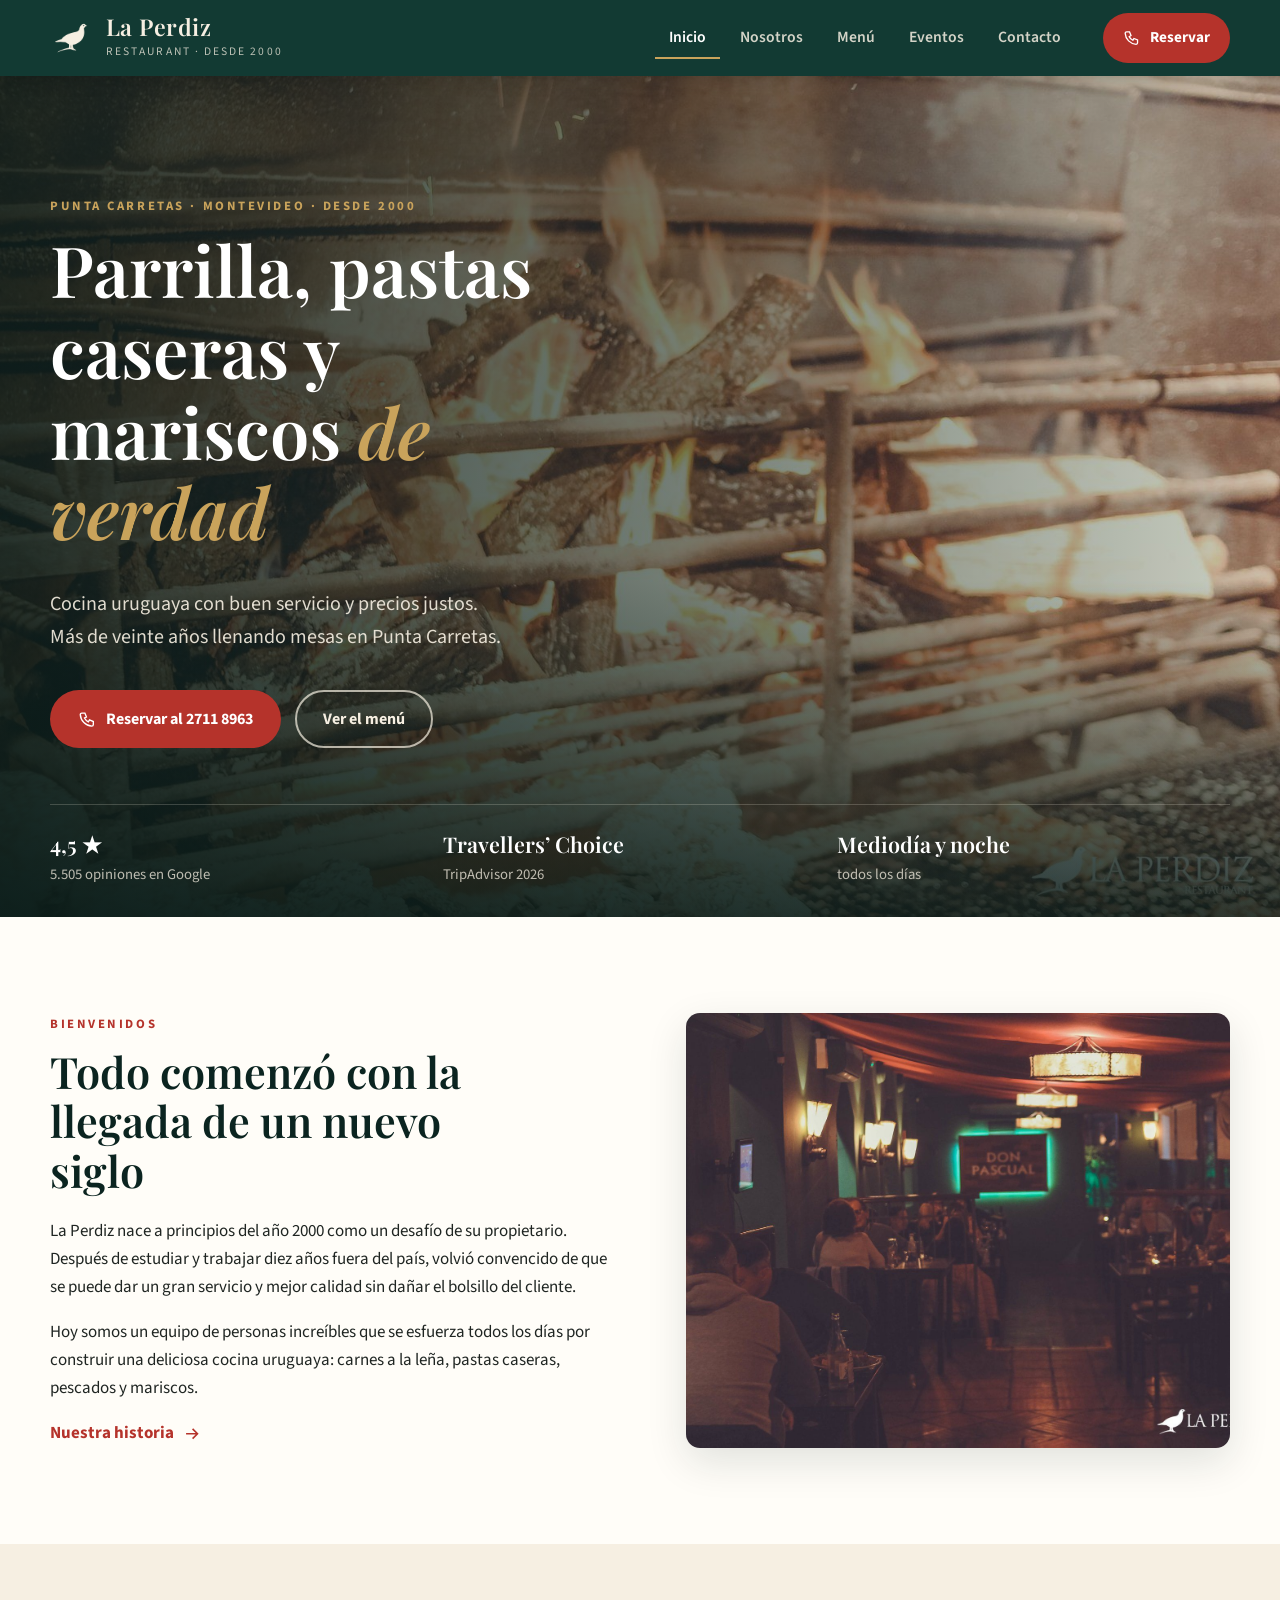
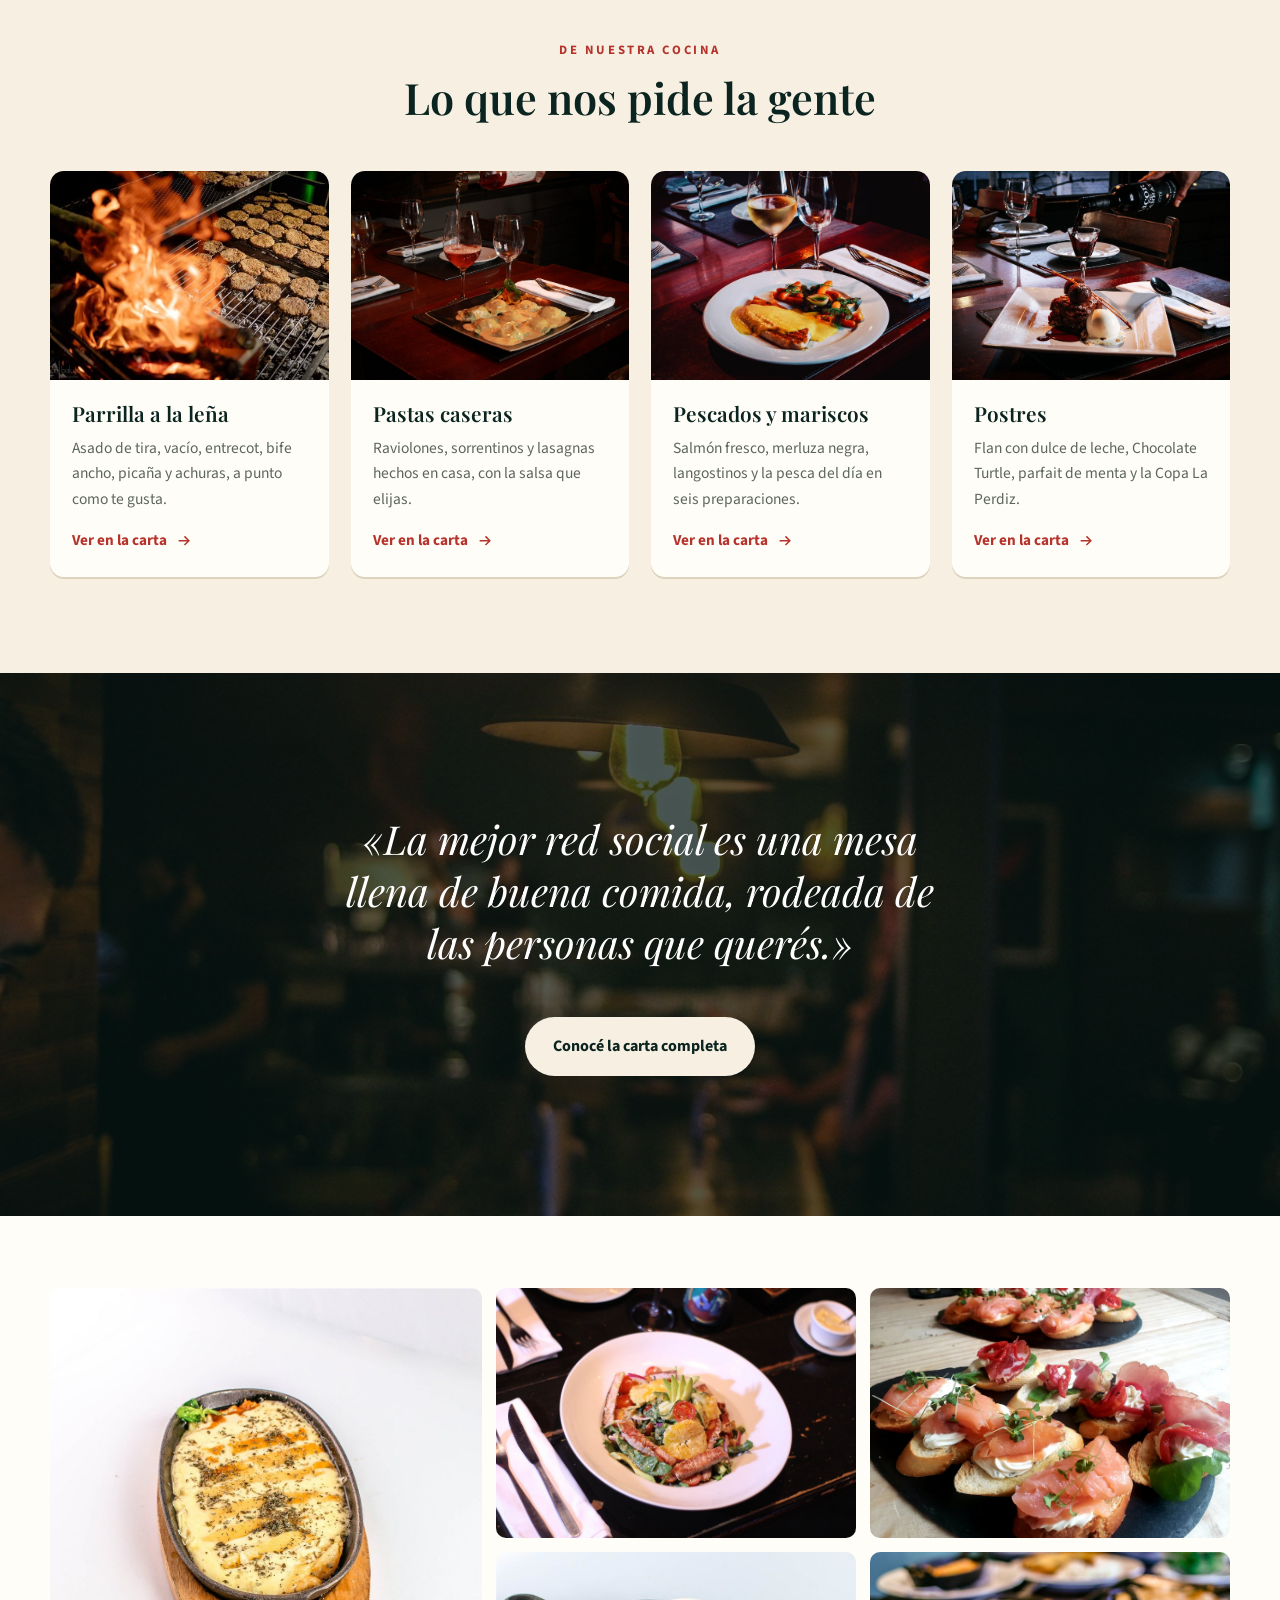
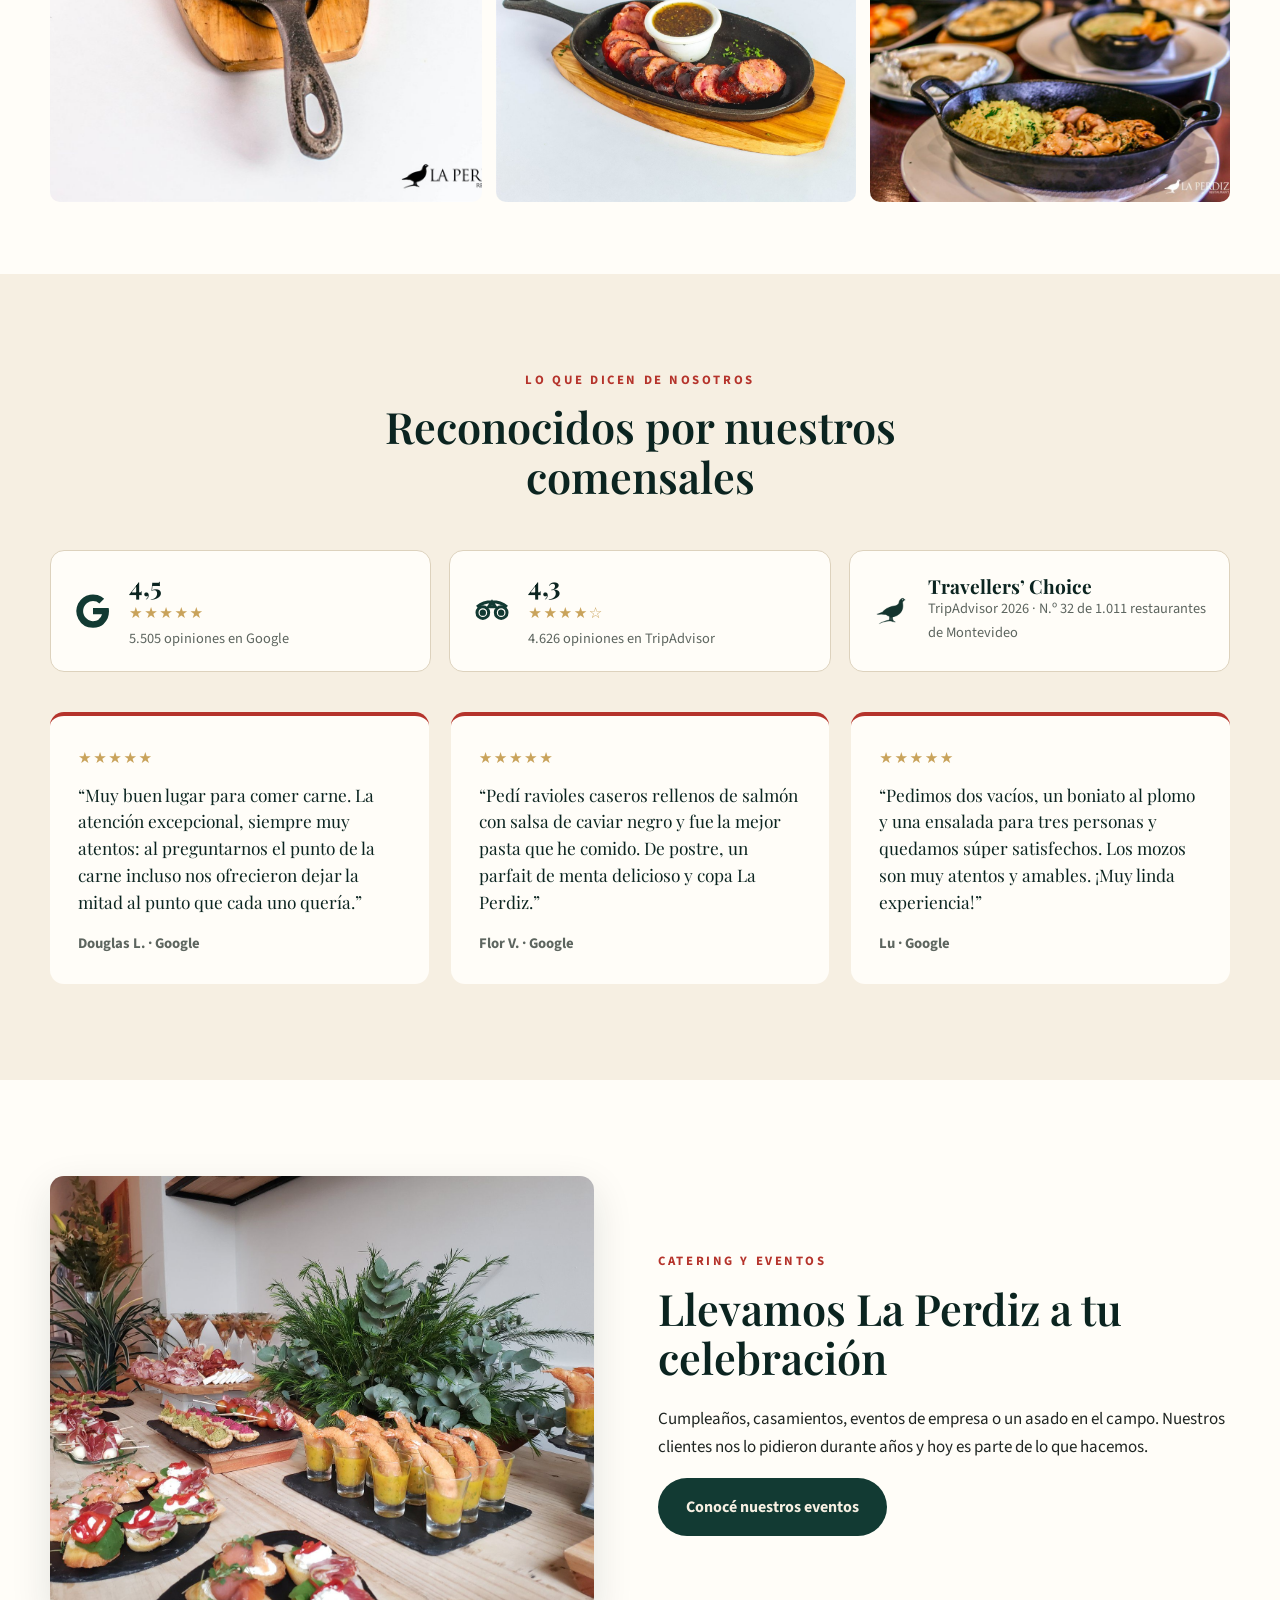
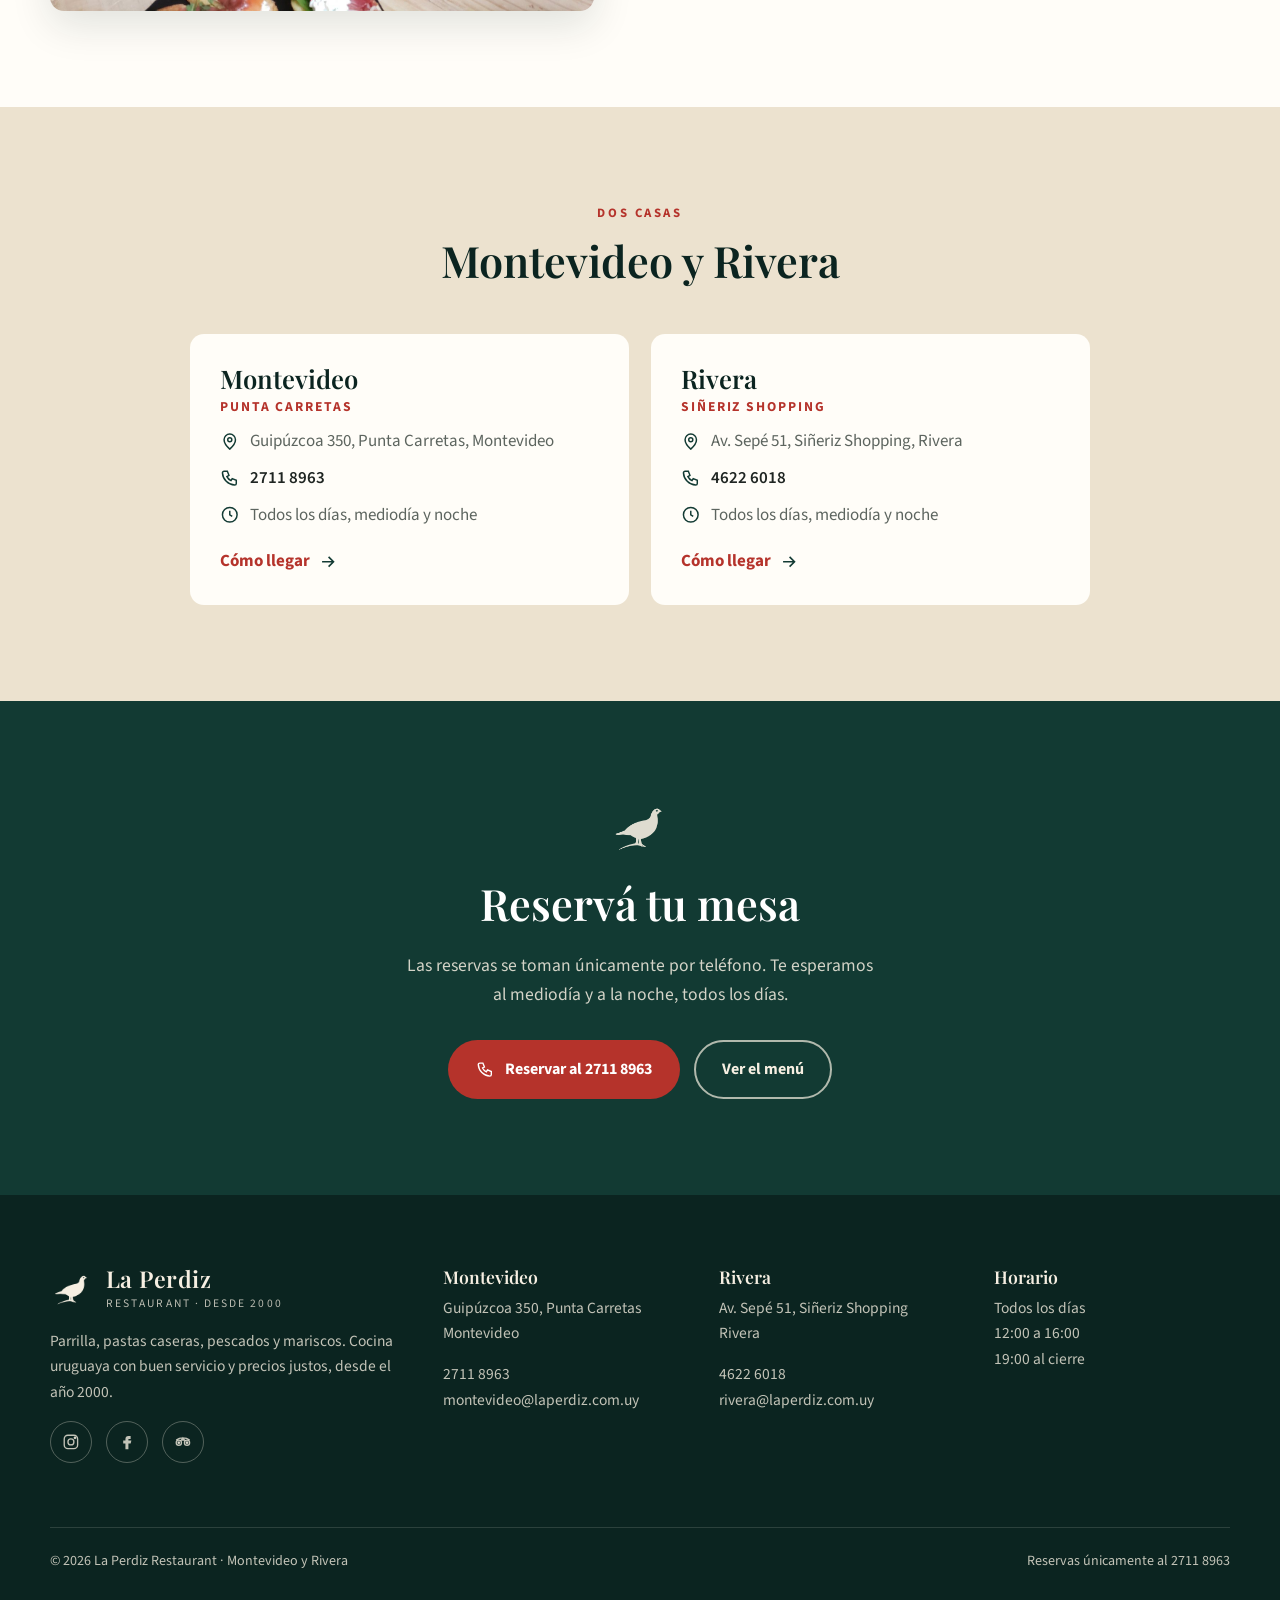
<file: index.html>
<!doctype html>
<html lang="es">
<head>
<meta charset="utf-8">
<meta name="viewport" content="width=device-width, initial-scale=1">
<title>La Perdiz · Restaurant y parrilla en Punta Carretas, Montevideo</title>
<meta name="description" content="La Perdiz: parrilla a la leña, pastas caseras, pescados y mariscos en Punta Carretas desde el año 2000. 4,5 en Google con más de 5.500 opiniones. Reservas al 2711 8963.">
<meta property="og:title" content="La Perdiz · Restaurant y parrilla en Punta Carretas, Montevideo">
<meta property="og:description" content="La Perdiz: parrilla a la leña, pastas caseras, pescados y mariscos en Punta Carretas desde el año 2000. 4,5 en Google con más de 5.500 opiniones. Reservas al 2711 8963.">
<meta property="og:image" content="https://mbwebstudio.github.io/LA-PERDIZ/fotos/parrilla-fuego.jpg">
<meta name="theme-color" content="#123a33">
<link rel="icon" href="fotos/perdiz.png">
<link rel="preconnect" href="https://fonts.googleapis.com">
<link rel="preconnect" href="https://fonts.gstatic.com" crossorigin>
<link href="https://fonts.googleapis.com/css2?family=Playfair+Display:ital,wght@0,500;0,600;0,700;1,500&family=Source+Sans+3:wght@400;500;600;700&display=swap" rel="stylesheet">
<link rel="stylesheet" href="css/styles.css?v=mvk5p9lc">
</head>
<body>
<header class="top">
  <div class="wrap nav">
    <a class="logo " href="index.html" aria-label="La Perdiz, inicio"><img src="fotos/perdiz-blanca.png" alt="" width="44" height="44"><span><b>La Perdiz</b><small>Restaurant · desde 2000</small></span></a>
    <input type="checkbox" id="menu-toggle" class="menu-toggle" aria-label="Abrir menú">
    <label for="menu-toggle" class="burger" aria-hidden="true"><span></span></label>
    <nav aria-label="Principal"><ul><li><a href="index.html" aria-current="page">Inicio</a></li><li><a href="nosotros.html">Nosotros</a></li><li><a href="menu.html">Menú</a></li><li><a href="eventos.html">Eventos</a></li><li><a href="contacto.html">Contacto</a></li></ul></nav>
    <a class="btn btn-red btn-sm" href="tel:+59827118963"><svg class="i" viewBox="0 0 24 24" fill="none" stroke="currentColor" stroke-width="1.8" aria-hidden="true"><path d="M5 4h4l2 5-2.5 1.5a11 11 0 0 0 5 5L15 13l5 2v4a2 2 0 0 1-2 2A16 16 0 0 1 3 6a2 2 0 0 1 2-2"/></svg><span>Reservar</span></a>
  </div>
</header>
<main>
<section class="hero" style="--img:url('../fotos/parrilla-fuego.jpg')">
  <div class="wrap hero-inner">
    <p class="eyebrow">Punta Carretas · Montevideo · Desde 2000</p>
    <h1>Parrilla, pastas caseras y mariscos <em>de verdad</em></h1>
    <p class="lead">Cocina uruguaya con buen servicio y precios justos. Más de veinte años llenando mesas en Punta Carretas.</p>
    <div class="cta-row">
      <a class="btn btn-red" href="tel:+59827118963"><svg class="i" viewBox="0 0 24 24" fill="none" stroke="currentColor" stroke-width="1.8" aria-hidden="true"><path d="M5 4h4l2 5-2.5 1.5a11 11 0 0 0 5 5L15 13l5 2v4a2 2 0 0 1-2 2A16 16 0 0 1 3 6a2 2 0 0 1 2-2"/></svg>Reservar al 2711 8963</a>
      <a class="btn btn-ghost-light" href="menu.html">Ver el menú</a>
    </div>
  </div>
  <div class="hero-badges wrap">
    <a href="https://maps.google.com/?cid=6521080010262265178" target="_blank" rel="noopener"><b>4,5 ★</b><span>5.505 opiniones en Google</span></a>
    <a href="https://www.tripadvisor.com.ar/Restaurant_Review-g294323-d1529010-Reviews-La_Perdiz_Restaurant_Parrillada-Montevideo_Montevideo_Department.html" target="_blank" rel="noopener"><b>Travellers’ Choice</b><span>TripAdvisor 2026</span></a>
    <span><b>Mediodía y noche</b><span>todos los días</span></span>
  </div>
</section>

<section class="welcome">
  <div class="wrap split">
    <div>
      <p class="eyebrow dark">Bienvenidos</p>
      <h2>Todo comenzó con la llegada de un nuevo siglo</h2>
      <p>La Perdiz nace a principios del año 2000 como un desafío de su propietario. Después de estudiar y trabajar diez años fuera del país, volvió convencido de que se puede dar un gran servicio y mejor calidad sin dañar el bolsillo del cliente.</p>
      <p>Hoy somos un equipo de personas increíbles que se esfuerza todos los días por construir una deliciosa cocina uruguaya: carnes a la leña, pastas caseras, pescados y mariscos.</p>
      <a class="link-arrow" href="nosotros.html">Nuestra historia <svg class="i" viewBox="0 0 24 24" fill="none" stroke="currentColor" stroke-width="2" aria-hidden="true"><path d="M5 12h14M13 6l6 6-6 6"/></svg></a>
    </div>
    <figure class="frame"><img src="fotos/salon-noche.jpg" alt="Salón de La Perdiz de noche, con luces cálidas y mesas llenas" loading="lazy"></figure>
  </div>
</section>

<section class="cocina">
  <div class="wrap">
    <div class="head-center">
      <p class="eyebrow dark">De nuestra cocina</p>
      <h2>Lo que nos pide la gente</h2>
    </div>
    <div class="cards">
      <a class="card" href="menu.html#parrilla"><img src="fotos/parrilla.jpg" alt="Carne y hamburguesas sobre la parrilla con llamas de leña" loading="lazy"><div><h3>Parrilla a la leña</h3><p>Asado de tira, vacío, entrecot, bife ancho, picaña y achuras, a punto como te gusta.</p><span class="link-arrow">Ver en la carta <svg class="i" viewBox="0 0 24 24" fill="none" stroke="currentColor" stroke-width="2" aria-hidden="true"><path d="M5 12h14M13 6l6 6-6 6"/></svg></span></div></a>
      <a class="card" href="menu.html#cocina"><img src="fotos/plato-mar.jpg" alt="Pasta casera con salsa servida en la mesa, con copa de vino rosado" loading="lazy"><div><h3>Pastas caseras</h3><p>Raviolones, sorrentinos y lasagnas hechos en casa, con la salsa que elijas.</p><span class="link-arrow">Ver en la carta <svg class="i" viewBox="0 0 24 24" fill="none" stroke="currentColor" stroke-width="2" aria-hidden="true"><path d="M5 12h14M13 6l6 6-6 6"/></svg></span></div></a>
      <a class="card" href="menu.html#cocina"><img src="fotos/plato-pescado.jpg" alt="Filet de pescado con salsa y vegetales salteados, con copa de vino blanco" loading="lazy"><div><h3>Pescados y mariscos</h3><p>Salmón fresco, merluza negra, langostinos y la pesca del día en seis preparaciones.</p><span class="link-arrow">Ver en la carta <svg class="i" viewBox="0 0 24 24" fill="none" stroke="currentColor" stroke-width="2" aria-hidden="true"><path d="M5 12h14M13 6l6 6-6 6"/></svg></span></div></a>
      <a class="card" href="menu.html#postres"><img src="fotos/postre.jpg" alt="Postre emplatado con helado en la mesa de La Perdiz" loading="lazy"><div><h3>Postres</h3><p>Flan con dulce de leche, Chocolate Turtle, parfait de menta y la Copa La Perdiz.</p><span class="link-arrow">Ver en la carta <svg class="i" viewBox="0 0 24 24" fill="none" stroke="currentColor" stroke-width="2" aria-hidden="true"><path d="M5 12h14M13 6l6 6-6 6"/></svg></span></div></a>
    </div>
  </div>
</section>

<section class="band" style="--img:url('../fotos/ambiente.jpg')">
  <div class="wrap">
    <p class="big-quote">«La mejor red social es una mesa llena de buena comida, rodeada de las personas que querés.»</p>
    <a class="btn btn-cream" href="menu.html">Conocé la carta completa</a>
  </div>
</section>

<section class="mosaic-sec">
  <div class="wrap">
    <div class="mosaic">
      <img class="tall" src="fotos/gratinado.jpg" alt="Plato gratinado servido en sartén de hierro sobre tabla de madera" loading="lazy">
      <img src="fotos/ensalada.jpg" alt="Ensalada fresca con langostinos en plato blanco" loading="lazy">
      <img src="fotos/catering-bruschettas.jpg" alt="Bruschettas de salmón ahumado y jamón crudo" loading="lazy">
      <img src="fotos/achuras.jpg" alt="Chorizo y morcilla en sartén de hierro con salsa" loading="lazy">
      <img src="fotos/mesa-compartida.jpg" alt="Mesa con varios platos para compartir" loading="lazy">
    </div>
  </div>
</section>

<section class="reconocidos">
  <div class="wrap">
    <div class="head-center">
      <p class="eyebrow dark">Lo que dicen de nosotros</p>
      <h2>Reconocidos por nuestros comensales</h2>
    </div>
    <div class="ratings">
      <a class="rating-card" href="https://maps.google.com/?cid=6521080010262265178" target="_blank" rel="noopener"><svg class="i" viewBox="0 0 24 24" aria-hidden="true"><path fill="currentColor" d="M21.6 12.2c0-.7-.1-1.4-.2-2H12v3.8h5.4a4.6 4.6 0 0 1-2 3v2.5h3.2c1.9-1.7 3-4.3 3-7.3zM12 22c2.7 0 5-.9 6.6-2.4l-3.2-2.5c-.9.6-2 1-3.4 1-2.6 0-4.8-1.8-5.6-4.1H3.1v2.6A10 10 0 0 0 12 22zM6.4 14a6 6 0 0 1 0-3.9V7.5H3.1a10 10 0 0 0 0 9zM12 6c1.5 0 2.8.5 3.8 1.5l2.9-2.9A10 10 0 0 0 3.1 7.5l3.3 2.6C7.2 7.8 9.4 6 12 6z"/></svg><div><b>4,5</b><span class="stars" aria-hidden="true">★★★★★</span><small>5.505 opiniones en Google</small></div></a>
      <a class="rating-card" href="https://www.tripadvisor.com.ar/Restaurant_Review-g294323-d1529010-Reviews-La_Perdiz_Restaurant_Parrillada-Montevideo_Montevideo_Department.html" target="_blank" rel="noopener"><svg class="i" viewBox="0 0 24 24" fill="none" stroke="currentColor" stroke-width="1.8" aria-hidden="true"><circle cx="6.5" cy="13" r="3.5"/><circle cx="17.5" cy="13" r="3.5"/><circle cx="6.5" cy="13" r="1" fill="currentColor"/><circle cx="17.5" cy="13" r="1" fill="currentColor"/><path d="M3 9.5c2.5-2 5.5-3 9-3s6.5 1 9 3M12 6.5 10 9.5h4z"/></svg><div><b>4,3</b><span class="stars" aria-hidden="true">★★★★☆</span><small>4.626 opiniones en TripAdvisor</small></div></a>
      <div class="rating-card award"><img src="fotos/perdiz.png" alt="" width="40" height="40"><div><b>Travellers’ Choice</b><small>TripAdvisor 2026 · N.º 32 de 1.011 restaurantes de Montevideo</small></div></div>
    </div>
    <div class="quotes"><figure class="quote"><span class="stars" aria-label="5 estrellas">★★★★★</span><blockquote>“Muy buen lugar para comer carne. La atención excepcional, siempre muy atentos: al preguntarnos el punto de la carne incluso nos ofrecieron dejar la mitad al punto que cada uno quería.”</blockquote><figcaption>Douglas L. · Google</figcaption></figure><figure class="quote"><span class="stars" aria-label="5 estrellas">★★★★★</span><blockquote>“Pedí ravioles caseros rellenos de salmón con salsa de caviar negro y fue la mejor pasta que he comido. De postre, un parfait de menta delicioso y copa La Perdiz.”</blockquote><figcaption>Flor V. · Google</figcaption></figure><figure class="quote"><span class="stars" aria-label="5 estrellas">★★★★★</span><blockquote>“Pedimos dos vacíos, un boniato al plomo y una ensalada para tres personas y quedamos súper satisfechos. Los mozos son muy atentos y amables. ¡Muy linda experiencia!”</blockquote><figcaption>Lu · Google</figcaption></figure></div>
  </div>
</section>

<section class="eventos-teaser">
  <div class="wrap split reverse">
    <figure class="frame"><img src="fotos/catering-mesa.jpg" alt="Mesa de catering con bocados, fiambres y plantas" loading="lazy"></figure>
    <div>
      <p class="eyebrow dark">Catering y eventos</p>
      <h2>Llevamos La Perdiz a tu celebración</h2>
      <p>Cumpleaños, casamientos, eventos de empresa o un asado en el campo. Nuestros clientes nos lo pidieron durante años y hoy es parte de lo que hacemos.</p>
      <a class="btn btn-green" href="eventos.html">Conocé nuestros eventos</a>
    </div>
  </div>
</section>

<section class="locales">
  <div class="wrap">
    <div class="head-center">
      <p class="eyebrow dark">Dos casas</p>
      <h2>Montevideo y Rivera</h2>
    </div>
    <div class="locales-grid">
      <article class="local-mini">
        <h3>Montevideo <small>Punta Carretas</small></h3>
        <p><svg class="i" viewBox="0 0 24 24" fill="none" stroke="currentColor" stroke-width="1.8" aria-hidden="true"><path d="M12 21s-7-6.2-7-11.5a7 7 0 0 1 14 0C19 14.8 12 21 12 21z"/><circle cx="12" cy="9.5" r="2.5"/></svg><span>Guipúzcoa 350, Punta Carretas, Montevideo</span></p>
        <p><svg class="i" viewBox="0 0 24 24" fill="none" stroke="currentColor" stroke-width="1.8" aria-hidden="true"><path d="M5 4h4l2 5-2.5 1.5a11 11 0 0 0 5 5L15 13l5 2v4a2 2 0 0 1-2 2A16 16 0 0 1 3 6a2 2 0 0 1 2-2"/></svg><a href="tel:+59827118963">2711 8963</a></p>
        <p><svg class="i" viewBox="0 0 24 24" fill="none" stroke="currentColor" stroke-width="1.8" aria-hidden="true"><circle cx="12" cy="12" r="9"/><path d="M12 7v5l3 2"/></svg><span>Todos los días, mediodía y noche</span></p>
        <a class="link-arrow" href="contacto.html#montevideo">Cómo llegar <svg class="i" viewBox="0 0 24 24" fill="none" stroke="currentColor" stroke-width="2" aria-hidden="true"><path d="M5 12h14M13 6l6 6-6 6"/></svg></a>
      </article>
      <article class="local-mini">
        <h3>Rivera <small>Siñeriz Shopping</small></h3>
        <p><svg class="i" viewBox="0 0 24 24" fill="none" stroke="currentColor" stroke-width="1.8" aria-hidden="true"><path d="M12 21s-7-6.2-7-11.5a7 7 0 0 1 14 0C19 14.8 12 21 12 21z"/><circle cx="12" cy="9.5" r="2.5"/></svg><span>Av. Sepé 51, Siñeriz Shopping, Rivera</span></p>
        <p><svg class="i" viewBox="0 0 24 24" fill="none" stroke="currentColor" stroke-width="1.8" aria-hidden="true"><path d="M5 4h4l2 5-2.5 1.5a11 11 0 0 0 5 5L15 13l5 2v4a2 2 0 0 1-2 2A16 16 0 0 1 3 6a2 2 0 0 1 2-2"/></svg><a href="tel:+59846226018">4622 6018</a></p>
        <p><svg class="i" viewBox="0 0 24 24" fill="none" stroke="currentColor" stroke-width="1.8" aria-hidden="true"><circle cx="12" cy="12" r="9"/><path d="M12 7v5l3 2"/></svg><span>Todos los días, mediodía y noche</span></p>
        <a class="link-arrow" href="contacto.html#rivera">Cómo llegar <svg class="i" viewBox="0 0 24 24" fill="none" stroke="currentColor" stroke-width="2" aria-hidden="true"><path d="M5 12h14M13 6l6 6-6 6"/></svg></a>
      </article>
    </div>
  </div>
</section>

<section class="closing">
  <div class="wrap">
    <img src="fotos/perdiz-blanca.png" alt="" width="64" height="64">
    <h2>Reservá tu mesa</h2>
    <p>Las reservas se toman únicamente por teléfono. Te esperamos al mediodía y a la noche, todos los días.</p>
    <div class="cta-row center">
      <a class="btn btn-red" href="tel:+59827118963"><svg class="i" viewBox="0 0 24 24" fill="none" stroke="currentColor" stroke-width="1.8" aria-hidden="true"><path d="M5 4h4l2 5-2.5 1.5a11 11 0 0 0 5 5L15 13l5 2v4a2 2 0 0 1-2 2A16 16 0 0 1 3 6a2 2 0 0 1 2-2"/></svg>Reservar al 2711 8963</a>
      <a class="btn btn-ghost-light" href="menu.html">Ver el menú</a>
    </div>
  </div>
</section>
</main>
<footer>
  <div class="wrap foot">
    <div class="foot-brand">
      <a class="logo logo-foot" href="index.html" aria-label="La Perdiz, inicio"><img src="fotos/perdiz-blanca.png" alt="" width="44" height="44"><span><b>La Perdiz</b><small>Restaurant · desde 2000</small></span></a>
      <p>Parrilla, pastas caseras, pescados y mariscos. Cocina uruguaya con buen servicio y precios justos, desde el año 2000.</p>
      <p class="social"><a href="https://www.instagram.com/laperdizmvd/" target="_blank" rel="noopener" aria-label="Instagram"><svg class="i" viewBox="0 0 24 24" fill="none" stroke="currentColor" stroke-width="1.8" aria-hidden="true"><rect x="3" y="3" width="18" height="18" rx="5"/><circle cx="12" cy="12" r="4"/><circle cx="17.5" cy="6.5" r="1" fill="currentColor"/></svg></a><a href="https://www.facebook.com/laperdizmvd" target="_blank" rel="noopener" aria-label="Facebook"><svg class="i" viewBox="0 0 24 24" fill="currentColor" aria-hidden="true"><path d="M14 8h3V4h-3a4 4 0 0 0-4 4v2H7v4h3v8h4v-8h3l1-4h-4V8.5c0-.3.2-.5.5-.5z"/></svg></a><a href="https://www.tripadvisor.com.ar/Restaurant_Review-g294323-d1529010-Reviews-La_Perdiz_Restaurant_Parrillada-Montevideo_Montevideo_Department.html" target="_blank" rel="noopener" aria-label="TripAdvisor"><svg class="i" viewBox="0 0 24 24" fill="none" stroke="currentColor" stroke-width="1.8" aria-hidden="true"><circle cx="6.5" cy="13" r="3.5"/><circle cx="17.5" cy="13" r="3.5"/><circle cx="6.5" cy="13" r="1" fill="currentColor"/><circle cx="17.5" cy="13" r="1" fill="currentColor"/><path d="M3 9.5c2.5-2 5.5-3 9-3s6.5 1 9 3M12 6.5 10 9.5h4z"/></svg></a></p>
    </div>
    <div>
      <h3>Montevideo</h3>
      <p>Guipúzcoa 350, Punta Carretas<br>Montevideo</p>
      <p><a href="tel:+59827118963">2711 8963</a><br><a href="mailto:montevideo@laperdiz.com.uy">montevideo@laperdiz.com.uy</a></p>
    </div>
    <div>
      <h3>Rivera</h3>
      <p>Av. Sepé 51, Siñeriz Shopping<br>Rivera</p>
      <p><a href="tel:+59846226018">4622 6018</a><br><a href="mailto:rivera@laperdiz.com.uy">rivera@laperdiz.com.uy</a></p>
    </div>
    <div>
      <h3>Horario</h3>
      <p>Todos los días<br>12:00 a 16:00<br>19:00 al cierre</p>
    </div>
  </div>
  <div class="wrap fine-foot"><span>© 2026 La Perdiz Restaurant · Montevideo y Rivera</span><span>Reservas únicamente al <a href="tel:+59827118963">2711 8963</a></span></div>
</footer>
<a class="float" href="tel:+59827118963" aria-label="Llamar para reservar"><svg class="i" viewBox="0 0 24 24" fill="none" stroke="currentColor" stroke-width="1.8" aria-hidden="true"><path d="M5 4h4l2 5-2.5 1.5a11 11 0 0 0 5 5L15 13l5 2v4a2 2 0 0 1-2 2A16 16 0 0 1 3 6a2 2 0 0 1 2-2"/></svg></a>
</body>
</html>
</file>
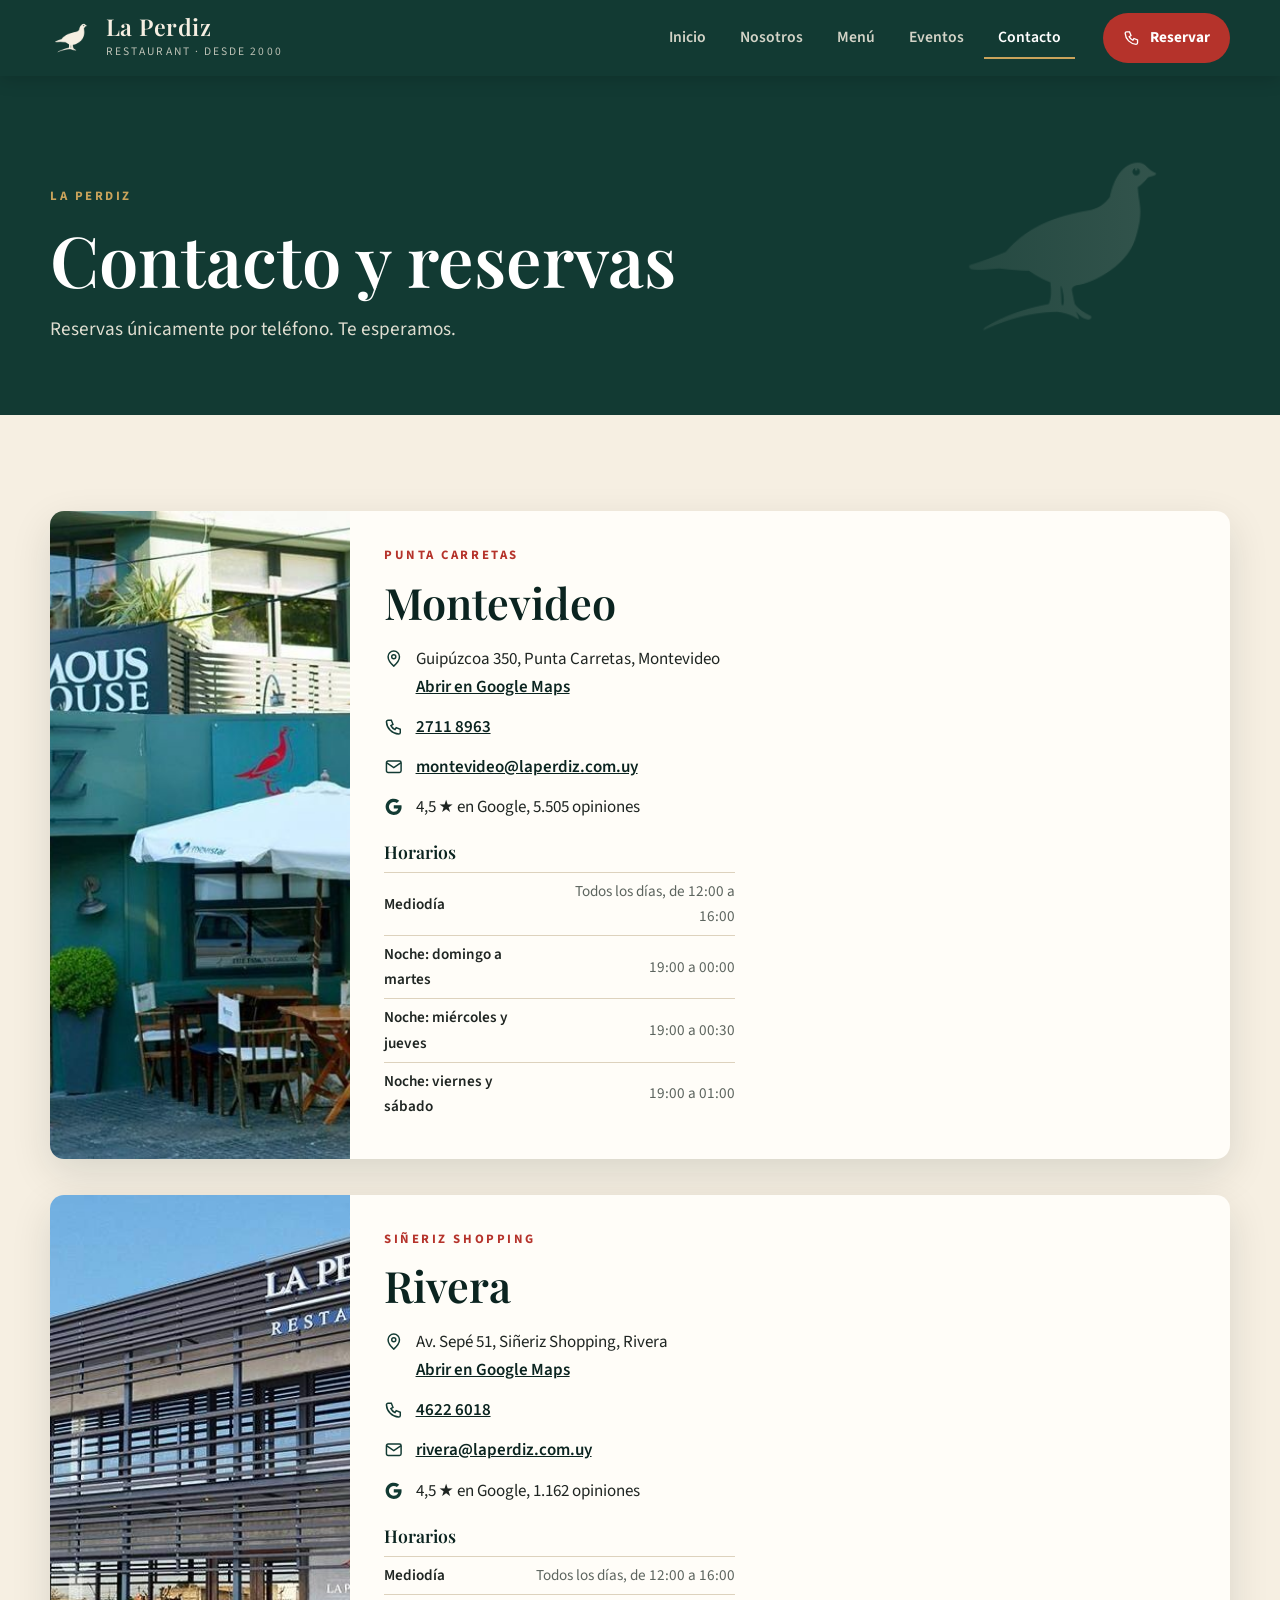
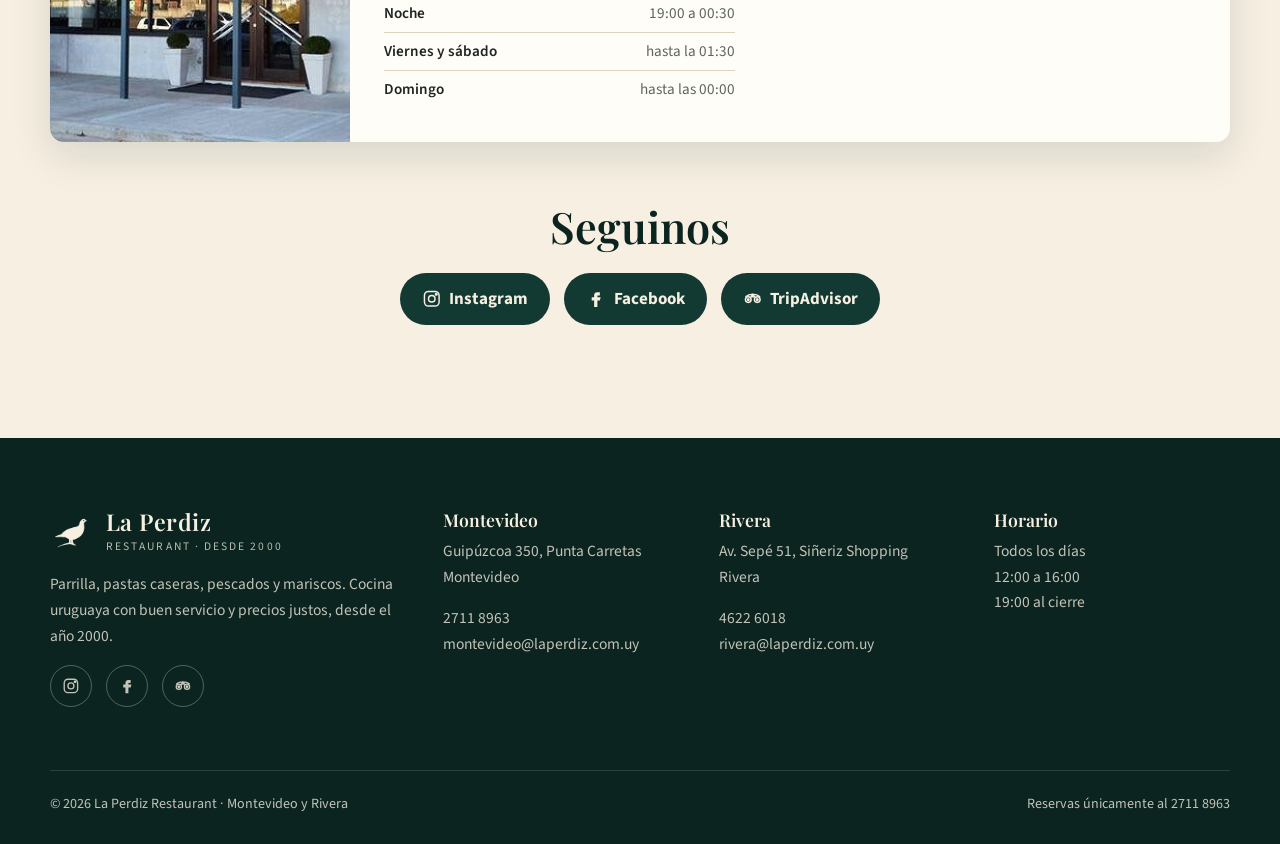
<file: contacto.html>
<!doctype html>
<html lang="es">
<head>
<meta charset="utf-8">
<meta name="viewport" content="width=device-width, initial-scale=1">
<title>Contacto y reservas · La Perdiz</title>
<meta name="description" content="Reservas y contacto de La Perdiz. Montevideo: Guipúzcoa 350, Punta Carretas, tel. 2711 8963. Rivera: Av. Sepé 51, Siñeriz Shopping, tel. 4622 6018. Horarios y mapas.">
<meta property="og:title" content="Contacto y reservas · La Perdiz">
<meta property="og:description" content="Reservas y contacto de La Perdiz. Montevideo: Guipúzcoa 350, Punta Carretas, tel. 2711 8963. Rivera: Av. Sepé 51, Siñeriz Shopping, tel. 4622 6018. Horarios y mapas.">
<meta property="og:image" content="https://mbwebstudio.github.io/LA-PERDIZ/fotos/parrilla-fuego.jpg">
<meta name="theme-color" content="#123a33">
<link rel="icon" href="fotos/perdiz.png">
<link rel="preconnect" href="https://fonts.googleapis.com">
<link rel="preconnect" href="https://fonts.gstatic.com" crossorigin>
<link href="https://fonts.googleapis.com/css2?family=Playfair+Display:ital,wght@0,500;0,600;0,700;1,500&family=Source+Sans+3:wght@400;500;600;700&display=swap" rel="stylesheet">
<link rel="stylesheet" href="css/styles.css?v=mvk5p9lk">
</head>
<body>
<header class="top">
  <div class="wrap nav">
    <a class="logo " href="index.html" aria-label="La Perdiz, inicio"><img src="fotos/perdiz-blanca.png" alt="" width="44" height="44"><span><b>La Perdiz</b><small>Restaurant · desde 2000</small></span></a>
    <input type="checkbox" id="menu-toggle" class="menu-toggle" aria-label="Abrir menú">
    <label for="menu-toggle" class="burger" aria-hidden="true"><span></span></label>
    <nav aria-label="Principal"><ul><li><a href="index.html">Inicio</a></li><li><a href="nosotros.html">Nosotros</a></li><li><a href="menu.html">Menú</a></li><li><a href="eventos.html">Eventos</a></li><li><a href="contacto.html" aria-current="page">Contacto</a></li></ul></nav>
    <a class="btn btn-red btn-sm" href="tel:+59827118963"><svg class="i" viewBox="0 0 24 24" fill="none" stroke="currentColor" stroke-width="1.8" aria-hidden="true"><path d="M5 4h4l2 5-2.5 1.5a11 11 0 0 0 5 5L15 13l5 2v4a2 2 0 0 1-2 2A16 16 0 0 1 3 6a2 2 0 0 1 2-2"/></svg><span>Reservar</span></a>
  </div>
</header>
<main>
<section class="banner banner-plain">
  <div class="wrap"><p class="eyebrow">La Perdiz</p><h1>Contacto y reservas</h1><p>Reservas únicamente por teléfono. Te esperamos.</p></div>
</section>

<section class="contact">
  <div class="wrap">
    <article class="local" id="montevideo">
      <img class="local-photo" src="fotos/fachada.jpg" alt="Fachada de La Perdiz en Punta Carretas, con sombrillas y mesas afuera" loading="lazy">
      <div class="local-info">
        <p class="eyebrow dark">Punta Carretas</p>
        <h2>Montevideo</h2>
        <div class="row"><svg class="i" viewBox="0 0 24 24" fill="none" stroke="currentColor" stroke-width="1.8" aria-hidden="true"><path d="M12 21s-7-6.2-7-11.5a7 7 0 0 1 14 0C19 14.8 12 21 12 21z"/><circle cx="12" cy="9.5" r="2.5"/></svg><div>Guipúzcoa 350, Punta Carretas, Montevideo<br><a href="https://maps.google.com/?cid=6521080010262265178" target="_blank" rel="noopener">Abrir en Google Maps</a></div></div>
        <div class="row"><svg class="i" viewBox="0 0 24 24" fill="none" stroke="currentColor" stroke-width="1.8" aria-hidden="true"><path d="M5 4h4l2 5-2.5 1.5a11 11 0 0 0 5 5L15 13l5 2v4a2 2 0 0 1-2 2A16 16 0 0 1 3 6a2 2 0 0 1 2-2"/></svg><div><a href="tel:+59827118963">2711 8963</a></div></div>
        <div class="row"><svg class="i" viewBox="0 0 24 24" fill="none" stroke="currentColor" stroke-width="1.8" aria-hidden="true"><rect x="3" y="5" width="18" height="14" rx="2"/><path d="m3 7 9 6 9-6"/></svg><div><a href="mailto:montevideo@laperdiz.com.uy">montevideo@laperdiz.com.uy</a></div></div>
        <div class="row"><svg class="i" viewBox="0 0 24 24" aria-hidden="true"><path fill="currentColor" d="M21.6 12.2c0-.7-.1-1.4-.2-2H12v3.8h5.4a4.6 4.6 0 0 1-2 3v2.5h3.2c1.9-1.7 3-4.3 3-7.3zM12 22c2.7 0 5-.9 6.6-2.4l-3.2-2.5c-.9.6-2 1-3.4 1-2.6 0-4.8-1.8-5.6-4.1H3.1v2.6A10 10 0 0 0 12 22zM6.4 14a6 6 0 0 1 0-3.9V7.5H3.1a10 10 0 0 0 0 9zM12 6c1.5 0 2.8.5 3.8 1.5l2.9-2.9A10 10 0 0 0 3.1 7.5l3.3 2.6C7.2 7.8 9.4 6 12 6z"/></svg><div>4,5 ★ en Google, 5.505 opiniones</div></div>
        <table class="hours"><caption>Horarios</caption><tr><th scope="row">Mediodía</th><td>Todos los días, de 12:00 a 16:00</td></tr><tr><th scope="row">Noche: domingo a martes</th><td>19:00 a 00:00</td></tr><tr><th scope="row">Noche: miércoles y jueves</th><td>19:00 a 00:30</td></tr><tr><th scope="row">Noche: viernes y sábado</th><td>19:00 a 01:00</td></tr></table>
      </div>
      <div class="map"><iframe loading="lazy" title="Mapa de La Perdiz Montevideo" src="https://www.google.com/maps?q=La%20Perdiz%2C%20Guip%C3%BAzcoa%20350%2C%20Montevideo&output=embed"></iframe></div>
    </article>
    <article class="local" id="rivera">
      <img class="local-photo" src="fotos/rivera.jpg" alt="Edificio de La Perdiz Restaurant en Rivera, con fachada de listones oscuros" loading="lazy">
      <div class="local-info">
        <p class="eyebrow dark">Siñeriz Shopping</p>
        <h2>Rivera</h2>
        <div class="row"><svg class="i" viewBox="0 0 24 24" fill="none" stroke="currentColor" stroke-width="1.8" aria-hidden="true"><path d="M12 21s-7-6.2-7-11.5a7 7 0 0 1 14 0C19 14.8 12 21 12 21z"/><circle cx="12" cy="9.5" r="2.5"/></svg><div>Av. Sepé 51, Siñeriz Shopping, Rivera<br><a href="https://maps.google.com/?cid=10953554655701628321" target="_blank" rel="noopener">Abrir en Google Maps</a></div></div>
        <div class="row"><svg class="i" viewBox="0 0 24 24" fill="none" stroke="currentColor" stroke-width="1.8" aria-hidden="true"><path d="M5 4h4l2 5-2.5 1.5a11 11 0 0 0 5 5L15 13l5 2v4a2 2 0 0 1-2 2A16 16 0 0 1 3 6a2 2 0 0 1 2-2"/></svg><div><a href="tel:+59846226018">4622 6018</a></div></div>
        <div class="row"><svg class="i" viewBox="0 0 24 24" fill="none" stroke="currentColor" stroke-width="1.8" aria-hidden="true"><rect x="3" y="5" width="18" height="14" rx="2"/><path d="m3 7 9 6 9-6"/></svg><div><a href="mailto:rivera@laperdiz.com.uy">rivera@laperdiz.com.uy</a></div></div>
        <div class="row"><svg class="i" viewBox="0 0 24 24" aria-hidden="true"><path fill="currentColor" d="M21.6 12.2c0-.7-.1-1.4-.2-2H12v3.8h5.4a4.6 4.6 0 0 1-2 3v2.5h3.2c1.9-1.7 3-4.3 3-7.3zM12 22c2.7 0 5-.9 6.6-2.4l-3.2-2.5c-.9.6-2 1-3.4 1-2.6 0-4.8-1.8-5.6-4.1H3.1v2.6A10 10 0 0 0 12 22zM6.4 14a6 6 0 0 1 0-3.9V7.5H3.1a10 10 0 0 0 0 9zM12 6c1.5 0 2.8.5 3.8 1.5l2.9-2.9A10 10 0 0 0 3.1 7.5l3.3 2.6C7.2 7.8 9.4 6 12 6z"/></svg><div>4,5 ★ en Google, 1.162 opiniones</div></div>
        <table class="hours"><caption>Horarios</caption><tr><th scope="row">Mediodía</th><td>Todos los días, de 12:00 a 16:00</td></tr><tr><th scope="row">Noche</th><td>19:00 a 00:30</td></tr><tr><th scope="row">Viernes y sábado</th><td>hasta la 01:30</td></tr><tr><th scope="row">Domingo</th><td>hasta las 00:00</td></tr></table>
      </div>
      <div class="map"><iframe loading="lazy" title="Mapa de La Perdiz Rivera" src="https://www.google.com/maps?q=La%20Perdiz%2C%20Av.%20Sep%C3%A9%2051%2C%20Rivera%2C%20Uruguay&output=embed"></iframe></div>
    </article>
    <div class="redes">
      <h2>Seguinos</h2>
      <p class="social big"><a href="https://www.instagram.com/laperdizmvd/" target="_blank" rel="noopener"><svg class="i" viewBox="0 0 24 24" fill="none" stroke="currentColor" stroke-width="1.8" aria-hidden="true"><rect x="3" y="3" width="18" height="18" rx="5"/><circle cx="12" cy="12" r="4"/><circle cx="17.5" cy="6.5" r="1" fill="currentColor"/></svg>Instagram</a><a href="https://www.facebook.com/laperdizmvd" target="_blank" rel="noopener"><svg class="i" viewBox="0 0 24 24" fill="currentColor" aria-hidden="true"><path d="M14 8h3V4h-3a4 4 0 0 0-4 4v2H7v4h3v8h4v-8h3l1-4h-4V8.5c0-.3.2-.5.5-.5z"/></svg>Facebook</a><a href="https://www.tripadvisor.com.ar/Restaurant_Review-g294323-d1529010-Reviews-La_Perdiz_Restaurant_Parrillada-Montevideo_Montevideo_Department.html" target="_blank" rel="noopener"><svg class="i" viewBox="0 0 24 24" fill="none" stroke="currentColor" stroke-width="1.8" aria-hidden="true"><circle cx="6.5" cy="13" r="3.5"/><circle cx="17.5" cy="13" r="3.5"/><circle cx="6.5" cy="13" r="1" fill="currentColor"/><circle cx="17.5" cy="13" r="1" fill="currentColor"/><path d="M3 9.5c2.5-2 5.5-3 9-3s6.5 1 9 3M12 6.5 10 9.5h4z"/></svg>TripAdvisor</a></p>
    </div>
  </div>
</section>
</main>
<footer>
  <div class="wrap foot">
    <div class="foot-brand">
      <a class="logo logo-foot" href="index.html" aria-label="La Perdiz, inicio"><img src="fotos/perdiz-blanca.png" alt="" width="44" height="44"><span><b>La Perdiz</b><small>Restaurant · desde 2000</small></span></a>
      <p>Parrilla, pastas caseras, pescados y mariscos. Cocina uruguaya con buen servicio y precios justos, desde el año 2000.</p>
      <p class="social"><a href="https://www.instagram.com/laperdizmvd/" target="_blank" rel="noopener" aria-label="Instagram"><svg class="i" viewBox="0 0 24 24" fill="none" stroke="currentColor" stroke-width="1.8" aria-hidden="true"><rect x="3" y="3" width="18" height="18" rx="5"/><circle cx="12" cy="12" r="4"/><circle cx="17.5" cy="6.5" r="1" fill="currentColor"/></svg></a><a href="https://www.facebook.com/laperdizmvd" target="_blank" rel="noopener" aria-label="Facebook"><svg class="i" viewBox="0 0 24 24" fill="currentColor" aria-hidden="true"><path d="M14 8h3V4h-3a4 4 0 0 0-4 4v2H7v4h3v8h4v-8h3l1-4h-4V8.5c0-.3.2-.5.5-.5z"/></svg></a><a href="https://www.tripadvisor.com.ar/Restaurant_Review-g294323-d1529010-Reviews-La_Perdiz_Restaurant_Parrillada-Montevideo_Montevideo_Department.html" target="_blank" rel="noopener" aria-label="TripAdvisor"><svg class="i" viewBox="0 0 24 24" fill="none" stroke="currentColor" stroke-width="1.8" aria-hidden="true"><circle cx="6.5" cy="13" r="3.5"/><circle cx="17.5" cy="13" r="3.5"/><circle cx="6.5" cy="13" r="1" fill="currentColor"/><circle cx="17.5" cy="13" r="1" fill="currentColor"/><path d="M3 9.5c2.5-2 5.5-3 9-3s6.5 1 9 3M12 6.5 10 9.5h4z"/></svg></a></p>
    </div>
    <div>
      <h3>Montevideo</h3>
      <p>Guipúzcoa 350, Punta Carretas<br>Montevideo</p>
      <p><a href="tel:+59827118963">2711 8963</a><br><a href="mailto:montevideo@laperdiz.com.uy">montevideo@laperdiz.com.uy</a></p>
    </div>
    <div>
      <h3>Rivera</h3>
      <p>Av. Sepé 51, Siñeriz Shopping<br>Rivera</p>
      <p><a href="tel:+59846226018">4622 6018</a><br><a href="mailto:rivera@laperdiz.com.uy">rivera@laperdiz.com.uy</a></p>
    </div>
    <div>
      <h3>Horario</h3>
      <p>Todos los días<br>12:00 a 16:00<br>19:00 al cierre</p>
    </div>
  </div>
  <div class="wrap fine-foot"><span>© 2026 La Perdiz Restaurant · Montevideo y Rivera</span><span>Reservas únicamente al <a href="tel:+59827118963">2711 8963</a></span></div>
</footer>
<a class="float" href="tel:+59827118963" aria-label="Llamar para reservar"><svg class="i" viewBox="0 0 24 24" fill="none" stroke="currentColor" stroke-width="1.8" aria-hidden="true"><path d="M5 4h4l2 5-2.5 1.5a11 11 0 0 0 5 5L15 13l5 2v4a2 2 0 0 1-2 2A16 16 0 0 1 3 6a2 2 0 0 1 2-2"/></svg></a>
</body>
</html>
</file>
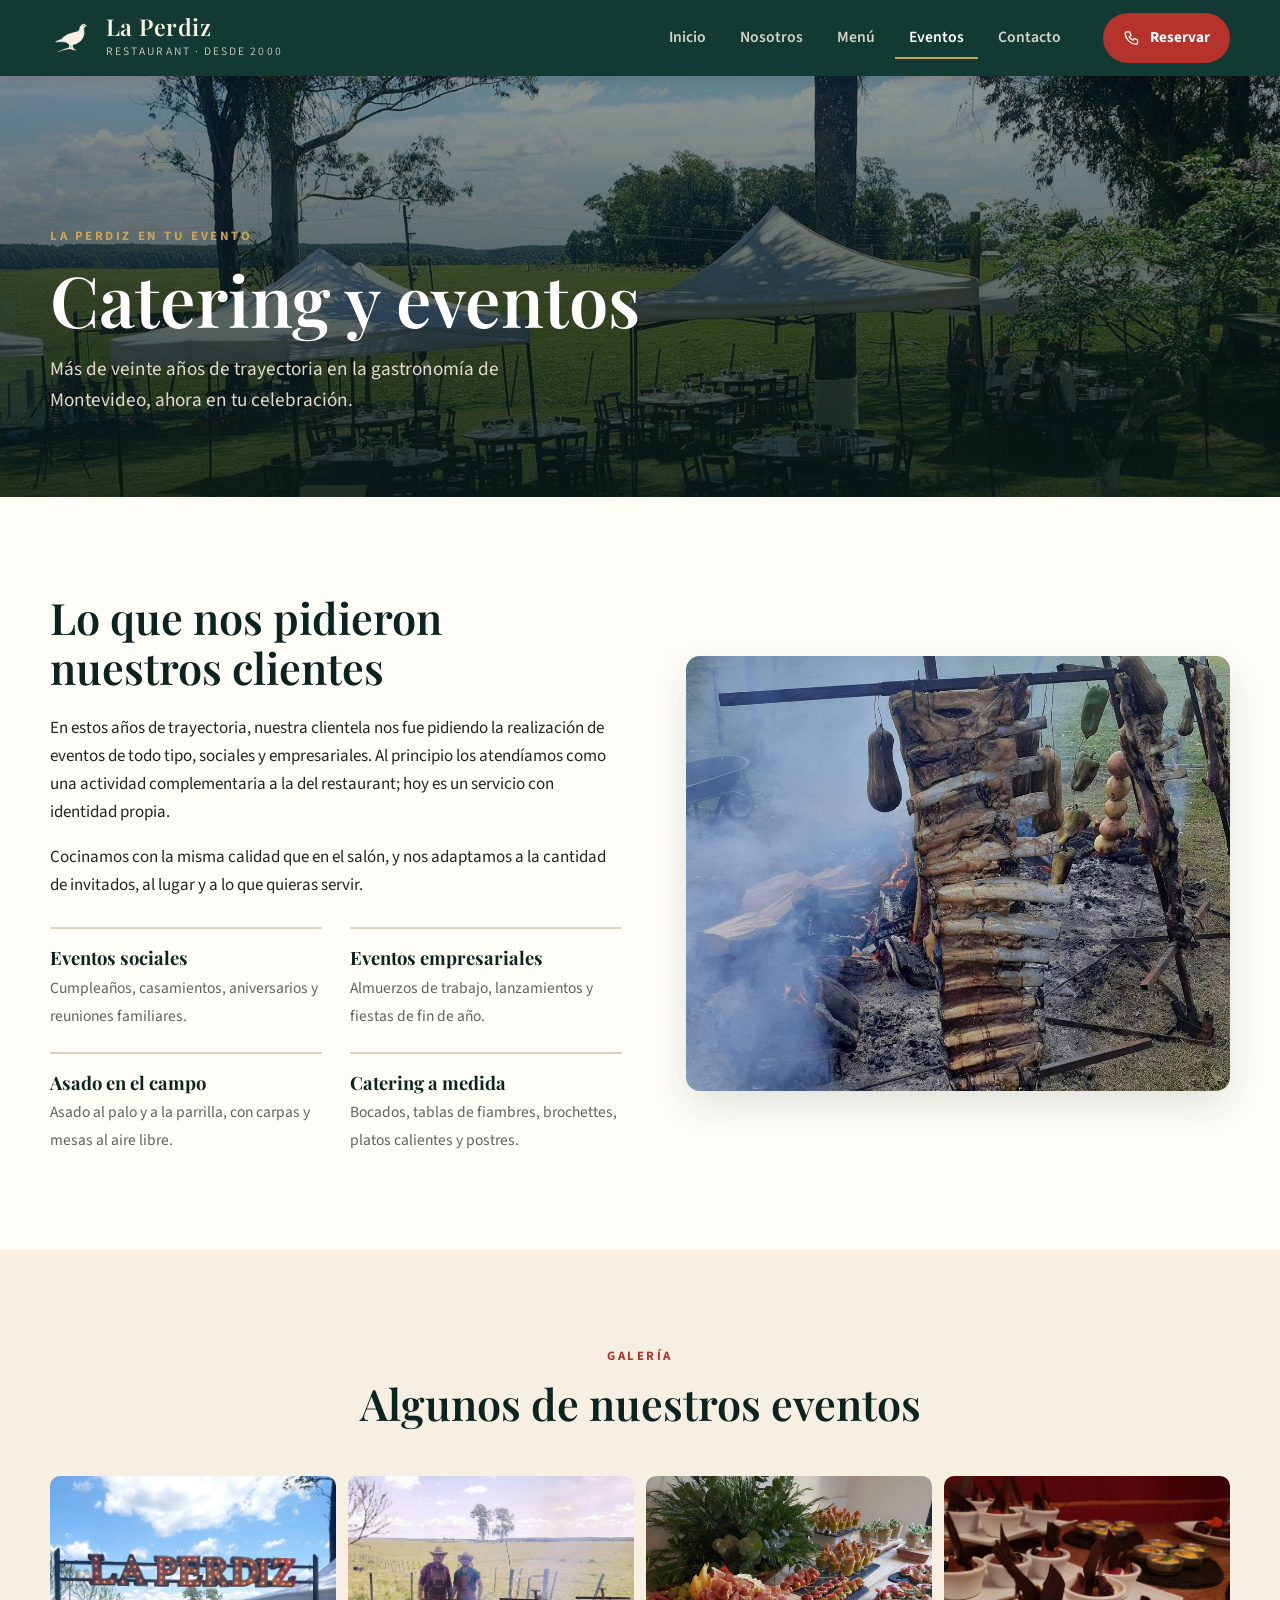
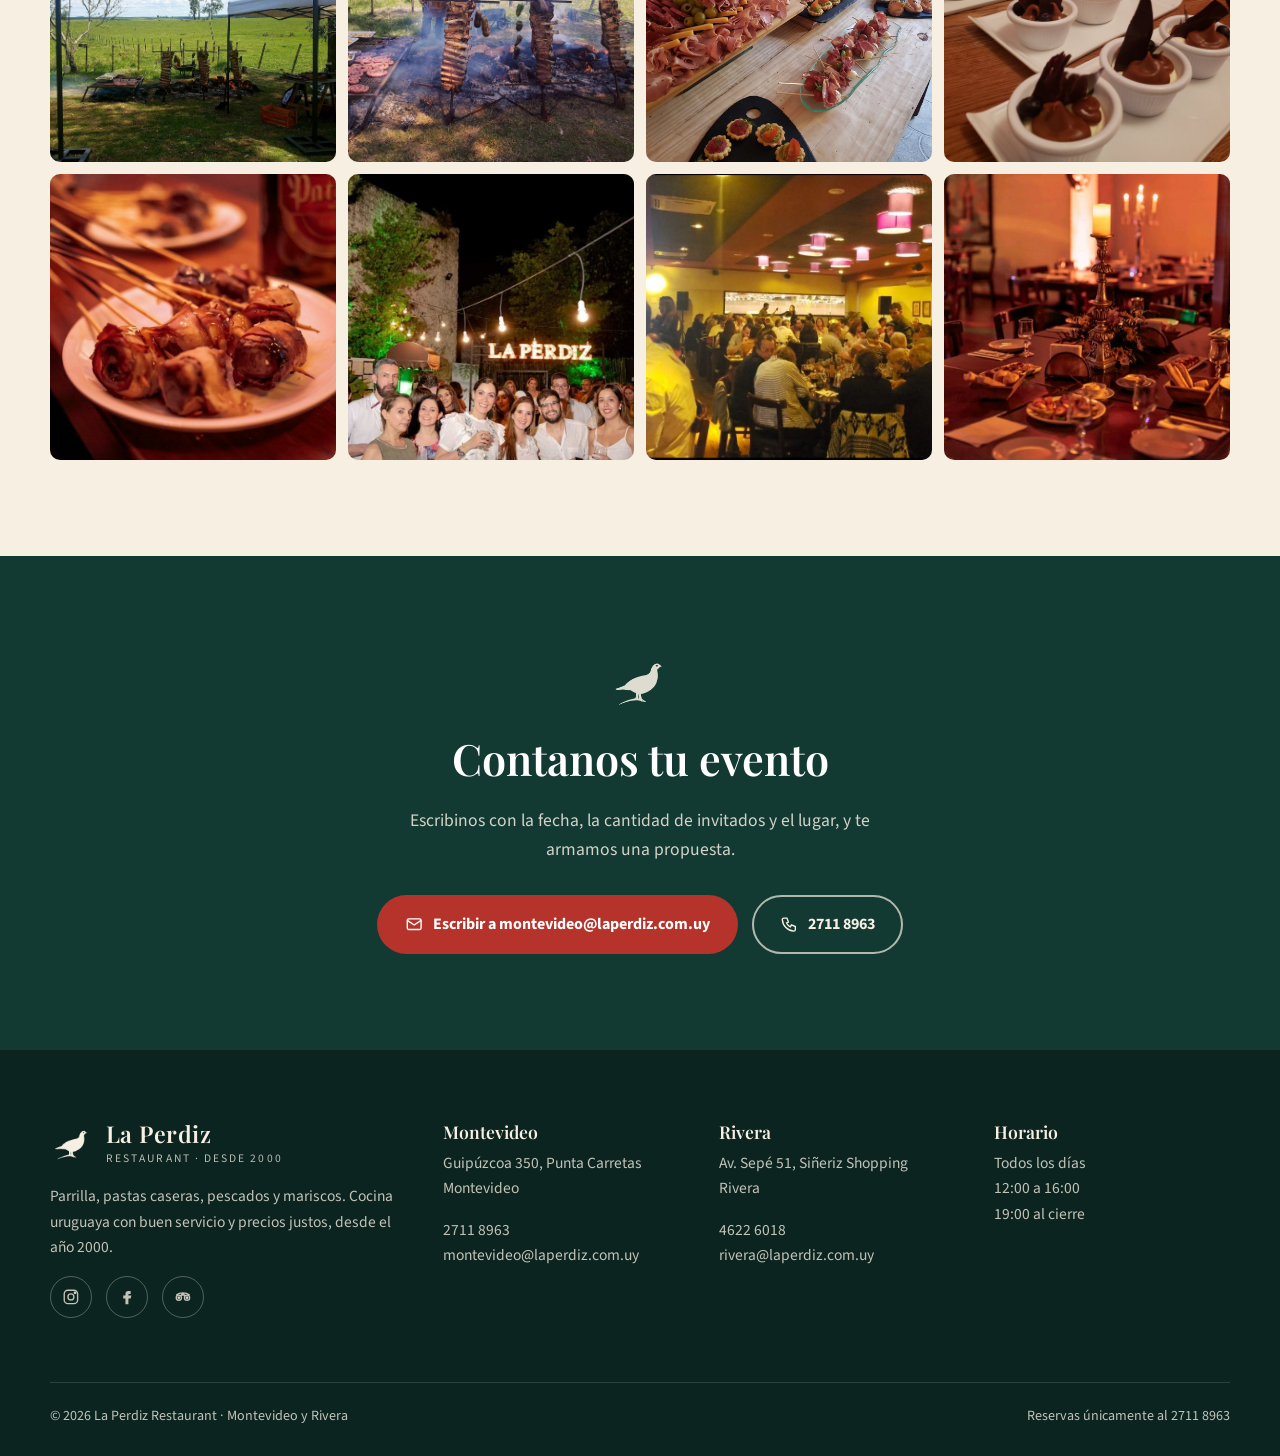
<file: eventos.html>
<!doctype html>
<html lang="es">
<head>
<meta charset="utf-8">
<meta name="viewport" content="width=device-width, initial-scale=1">
<title>Catering y eventos · La Perdiz</title>
<meta name="description" content="Catering y eventos de La Perdiz: sociales, empresariales y asados en el campo. Más de veinte años de trayectoria en la gastronomía de Montevideo.">
<meta property="og:title" content="Catering y eventos · La Perdiz">
<meta property="og:description" content="Catering y eventos de La Perdiz: sociales, empresariales y asados en el campo. Más de veinte años de trayectoria en la gastronomía de Montevideo.">
<meta property="og:image" content="https://mbwebstudio.github.io/LA-PERDIZ/fotos/parrilla-fuego.jpg">
<meta name="theme-color" content="#123a33">
<link rel="icon" href="fotos/perdiz.png">
<link rel="preconnect" href="https://fonts.googleapis.com">
<link rel="preconnect" href="https://fonts.gstatic.com" crossorigin>
<link href="https://fonts.googleapis.com/css2?family=Playfair+Display:ital,wght@0,500;0,600;0,700;1,500&family=Source+Sans+3:wght@400;500;600;700&display=swap" rel="stylesheet">
<link rel="stylesheet" href="css/styles.css?v=mvk5p9lj">
</head>
<body>
<header class="top">
  <div class="wrap nav">
    <a class="logo " href="index.html" aria-label="La Perdiz, inicio"><img src="fotos/perdiz-blanca.png" alt="" width="44" height="44"><span><b>La Perdiz</b><small>Restaurant · desde 2000</small></span></a>
    <input type="checkbox" id="menu-toggle" class="menu-toggle" aria-label="Abrir menú">
    <label for="menu-toggle" class="burger" aria-hidden="true"><span></span></label>
    <nav aria-label="Principal"><ul><li><a href="index.html">Inicio</a></li><li><a href="nosotros.html">Nosotros</a></li><li><a href="menu.html">Menú</a></li><li><a href="eventos.html" aria-current="page">Eventos</a></li><li><a href="contacto.html">Contacto</a></li></ul></nav>
    <a class="btn btn-red btn-sm" href="tel:+59827118963"><svg class="i" viewBox="0 0 24 24" fill="none" stroke="currentColor" stroke-width="1.8" aria-hidden="true"><path d="M5 4h4l2 5-2.5 1.5a11 11 0 0 0 5 5L15 13l5 2v4a2 2 0 0 1-2 2A16 16 0 0 1 3 6a2 2 0 0 1 2-2"/></svg><span>Reservar</span></a>
  </div>
</header>
<main>
<section class="banner" style="--img:url('../fotos/carpas.jpg')">
  <div class="wrap"><p class="eyebrow">La Perdiz en tu evento</p><h1>Catering y eventos</h1><p>Más de veinte años de trayectoria en la gastronomía de Montevideo, ahora en tu celebración.</p></div>
</section>

<section class="about">
  <div class="wrap split">
    <div>
      <h2>Lo que nos pidieron nuestros clientes</h2>
      <p>En estos años de trayectoria, nuestra clientela nos fue pidiendo la realización de eventos de todo tipo, sociales y empresariales. Al principio los atendíamos como una actividad complementaria a la del restaurant; hoy es un servicio con identidad propia.</p>
      <p>Cocinamos con la misma calidad que en el salón, y nos adaptamos a la cantidad de invitados, al lugar y a lo que quieras servir.</p>
      <ul class="features compact">
        <li><b>Eventos sociales</b><span>Cumpleaños, casamientos, aniversarios y reuniones familiares.</span></li>
        <li><b>Eventos empresariales</b><span>Almuerzos de trabajo, lanzamientos y fiestas de fin de año.</span></li>
        <li><b>Asado en el campo</b><span>Asado al palo y a la parrilla, con carpas y mesas al aire libre.</span></li>
        <li><b>Catering a medida</b><span>Bocados, tablas de fiambres, brochettes, platos calientes y postres.</span></li>
      </ul>
    </div>
    <figure class="frame"><img src="fotos/asado-al-palo.jpg" alt="Costillares de asado al palo junto al fuego en el campo" loading="lazy"></figure>
  </div>
</section>

<section class="gallery-sec">
  <div class="wrap">
    <div class="head-center">
      <p class="eyebrow dark">Galería</p>
      <h2>Algunos de nuestros eventos</h2>
    </div>
    <div class="gallery">
      <img src="fotos/evento-campo.jpg" alt="Cartel de La Perdiz en un evento al aire libre en el campo" loading="lazy">
      <img src="fotos/asadores.jpg" alt="Asadores trabajando en el fuego con costillares al palo" loading="lazy">
      <img src="fotos/catering-fiambres.jpg" alt="Mesa larga con tablas de fiambres y bocados" loading="lazy">
      <img src="fotos/catering-postres.jpg" alt="Copas de mousse de chocolate para un evento" loading="lazy">
      <img src="fotos/brochettes.jpg" alt="Brochettes y bocados calientes servidos en plato" loading="lazy">
      <img src="fotos/fiesta.jpg" alt="Grupo de invitados celebrando bajo el cartel luminoso de La Perdiz" loading="lazy">
      <img src="fotos/evento-salon.jpg" alt="Salón lleno durante un evento" loading="lazy">
      <img src="fotos/evento-mesa.jpg" alt="Mesa de evento con candelabros y luz cálida" loading="lazy">
    </div>
  </div>
</section>

<section class="closing">
  <div class="wrap">
    <img src="fotos/perdiz-blanca.png" alt="" width="64" height="64">
    <h2>Contanos tu evento</h2>
    <p>Escribinos con la fecha, la cantidad de invitados y el lugar, y te armamos una propuesta.</p>
    <div class="cta-row center">
      <a class="btn btn-red" href="mailto:montevideo@laperdiz.com.uy?subject=Consulta%20por%20evento"><svg class="i" viewBox="0 0 24 24" fill="none" stroke="currentColor" stroke-width="1.8" aria-hidden="true"><rect x="3" y="5" width="18" height="14" rx="2"/><path d="m3 7 9 6 9-6"/></svg>Escribir a montevideo@laperdiz.com.uy</a>
      <a class="btn btn-ghost-light" href="tel:+59827118963"><svg class="i" viewBox="0 0 24 24" fill="none" stroke="currentColor" stroke-width="1.8" aria-hidden="true"><path d="M5 4h4l2 5-2.5 1.5a11 11 0 0 0 5 5L15 13l5 2v4a2 2 0 0 1-2 2A16 16 0 0 1 3 6a2 2 0 0 1 2-2"/></svg>2711 8963</a>
    </div>
  </div>
</section>
</main>
<footer>
  <div class="wrap foot">
    <div class="foot-brand">
      <a class="logo logo-foot" href="index.html" aria-label="La Perdiz, inicio"><img src="fotos/perdiz-blanca.png" alt="" width="44" height="44"><span><b>La Perdiz</b><small>Restaurant · desde 2000</small></span></a>
      <p>Parrilla, pastas caseras, pescados y mariscos. Cocina uruguaya con buen servicio y precios justos, desde el año 2000.</p>
      <p class="social"><a href="https://www.instagram.com/laperdizmvd/" target="_blank" rel="noopener" aria-label="Instagram"><svg class="i" viewBox="0 0 24 24" fill="none" stroke="currentColor" stroke-width="1.8" aria-hidden="true"><rect x="3" y="3" width="18" height="18" rx="5"/><circle cx="12" cy="12" r="4"/><circle cx="17.5" cy="6.5" r="1" fill="currentColor"/></svg></a><a href="https://www.facebook.com/laperdizmvd" target="_blank" rel="noopener" aria-label="Facebook"><svg class="i" viewBox="0 0 24 24" fill="currentColor" aria-hidden="true"><path d="M14 8h3V4h-3a4 4 0 0 0-4 4v2H7v4h3v8h4v-8h3l1-4h-4V8.5c0-.3.2-.5.5-.5z"/></svg></a><a href="https://www.tripadvisor.com.ar/Restaurant_Review-g294323-d1529010-Reviews-La_Perdiz_Restaurant_Parrillada-Montevideo_Montevideo_Department.html" target="_blank" rel="noopener" aria-label="TripAdvisor"><svg class="i" viewBox="0 0 24 24" fill="none" stroke="currentColor" stroke-width="1.8" aria-hidden="true"><circle cx="6.5" cy="13" r="3.5"/><circle cx="17.5" cy="13" r="3.5"/><circle cx="6.5" cy="13" r="1" fill="currentColor"/><circle cx="17.5" cy="13" r="1" fill="currentColor"/><path d="M3 9.5c2.5-2 5.5-3 9-3s6.5 1 9 3M12 6.5 10 9.5h4z"/></svg></a></p>
    </div>
    <div>
      <h3>Montevideo</h3>
      <p>Guipúzcoa 350, Punta Carretas<br>Montevideo</p>
      <p><a href="tel:+59827118963">2711 8963</a><br><a href="mailto:montevideo@laperdiz.com.uy">montevideo@laperdiz.com.uy</a></p>
    </div>
    <div>
      <h3>Rivera</h3>
      <p>Av. Sepé 51, Siñeriz Shopping<br>Rivera</p>
      <p><a href="tel:+59846226018">4622 6018</a><br><a href="mailto:rivera@laperdiz.com.uy">rivera@laperdiz.com.uy</a></p>
    </div>
    <div>
      <h3>Horario</h3>
      <p>Todos los días<br>12:00 a 16:00<br>19:00 al cierre</p>
    </div>
  </div>
  <div class="wrap fine-foot"><span>© 2026 La Perdiz Restaurant · Montevideo y Rivera</span><span>Reservas únicamente al <a href="tel:+59827118963">2711 8963</a></span></div>
</footer>
<a class="float" href="tel:+59827118963" aria-label="Llamar para reservar"><svg class="i" viewBox="0 0 24 24" fill="none" stroke="currentColor" stroke-width="1.8" aria-hidden="true"><path d="M5 4h4l2 5-2.5 1.5a11 11 0 0 0 5 5L15 13l5 2v4a2 2 0 0 1-2 2A16 16 0 0 1 3 6a2 2 0 0 1 2-2"/></svg></a>
</body>
</html>
</file>
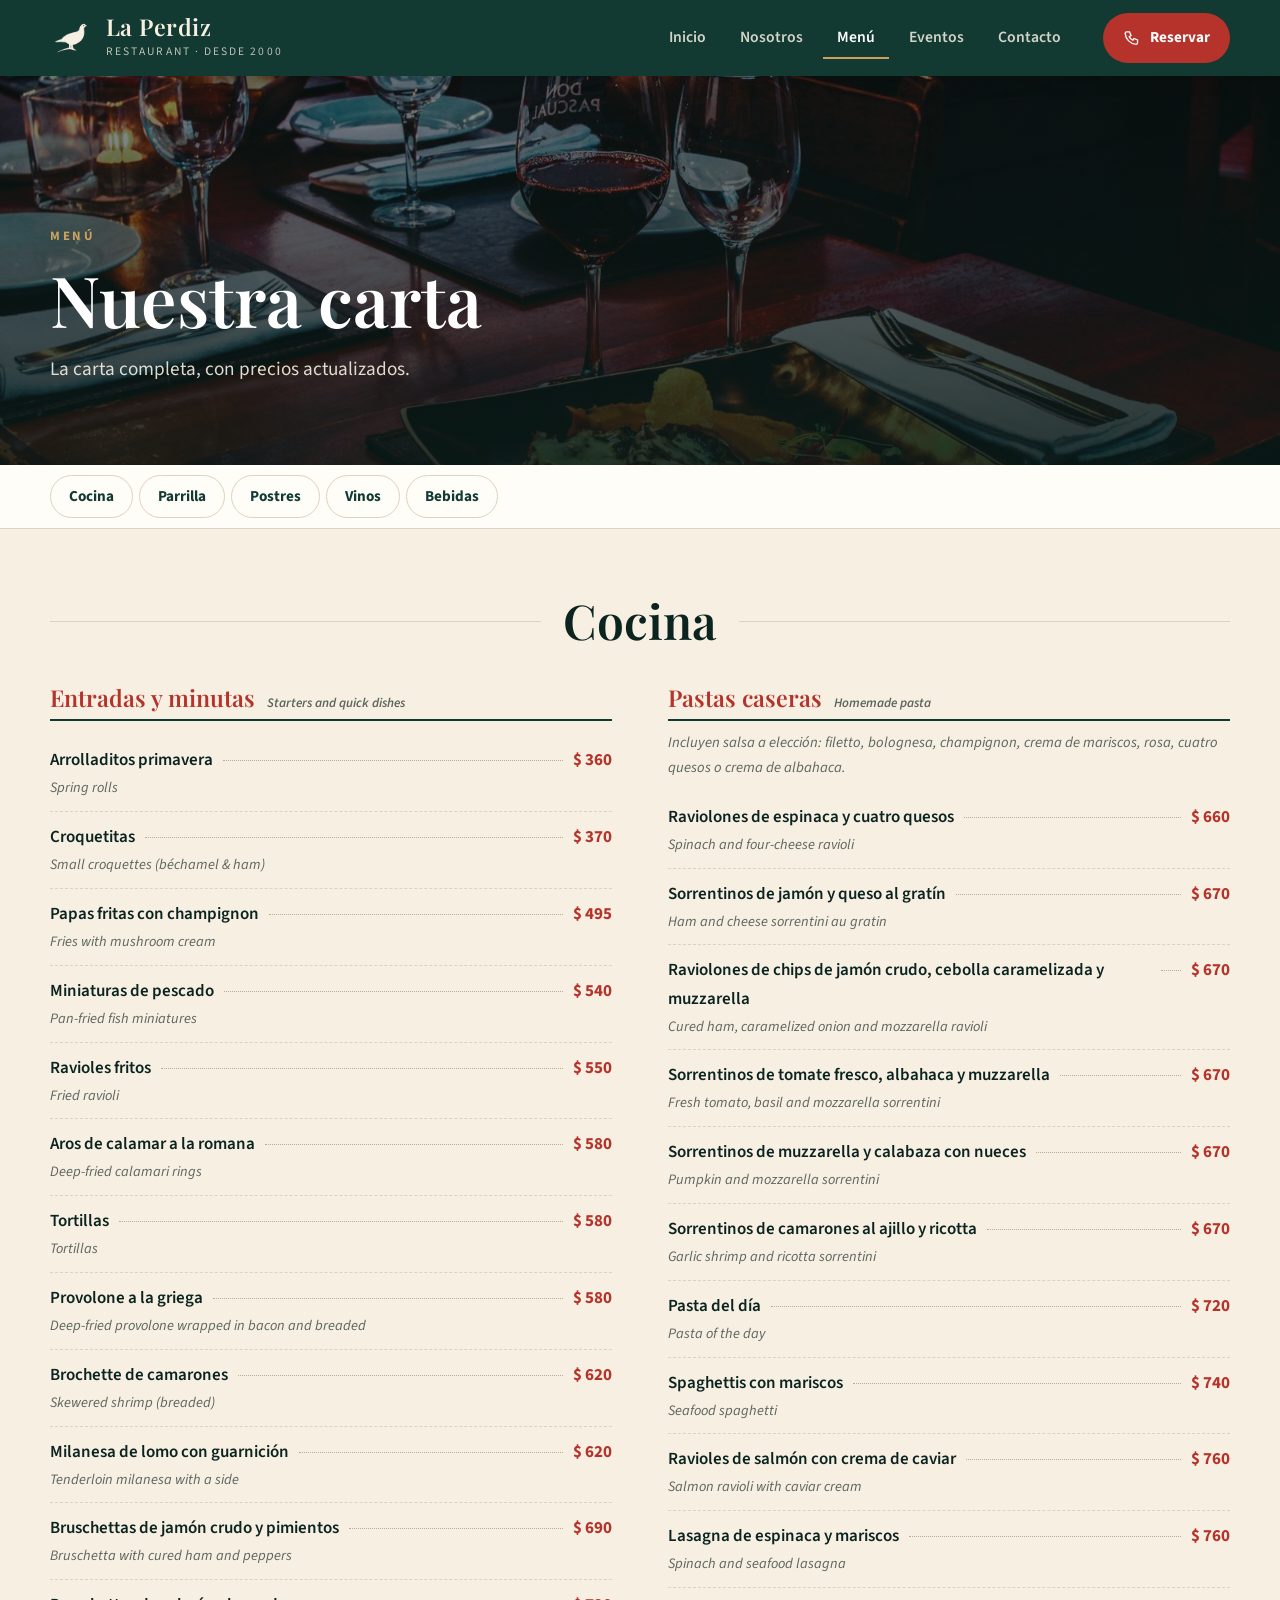
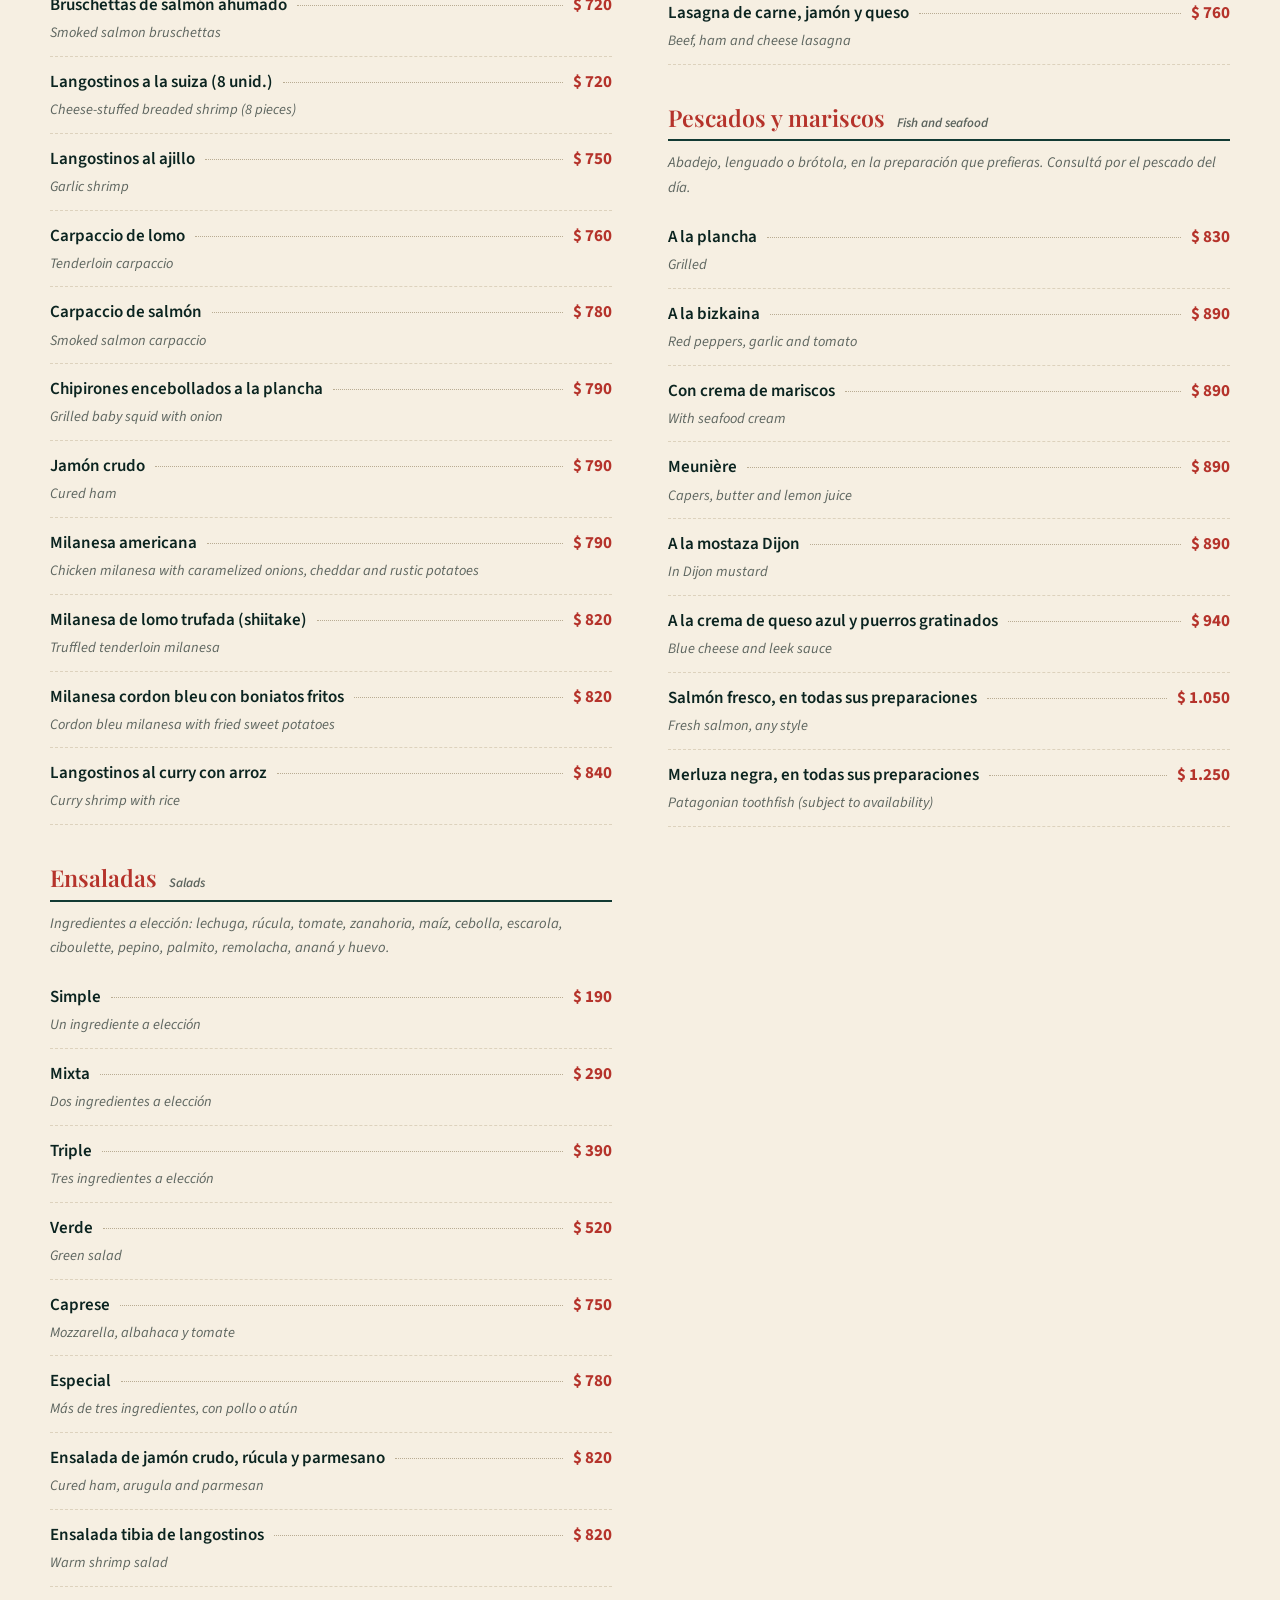
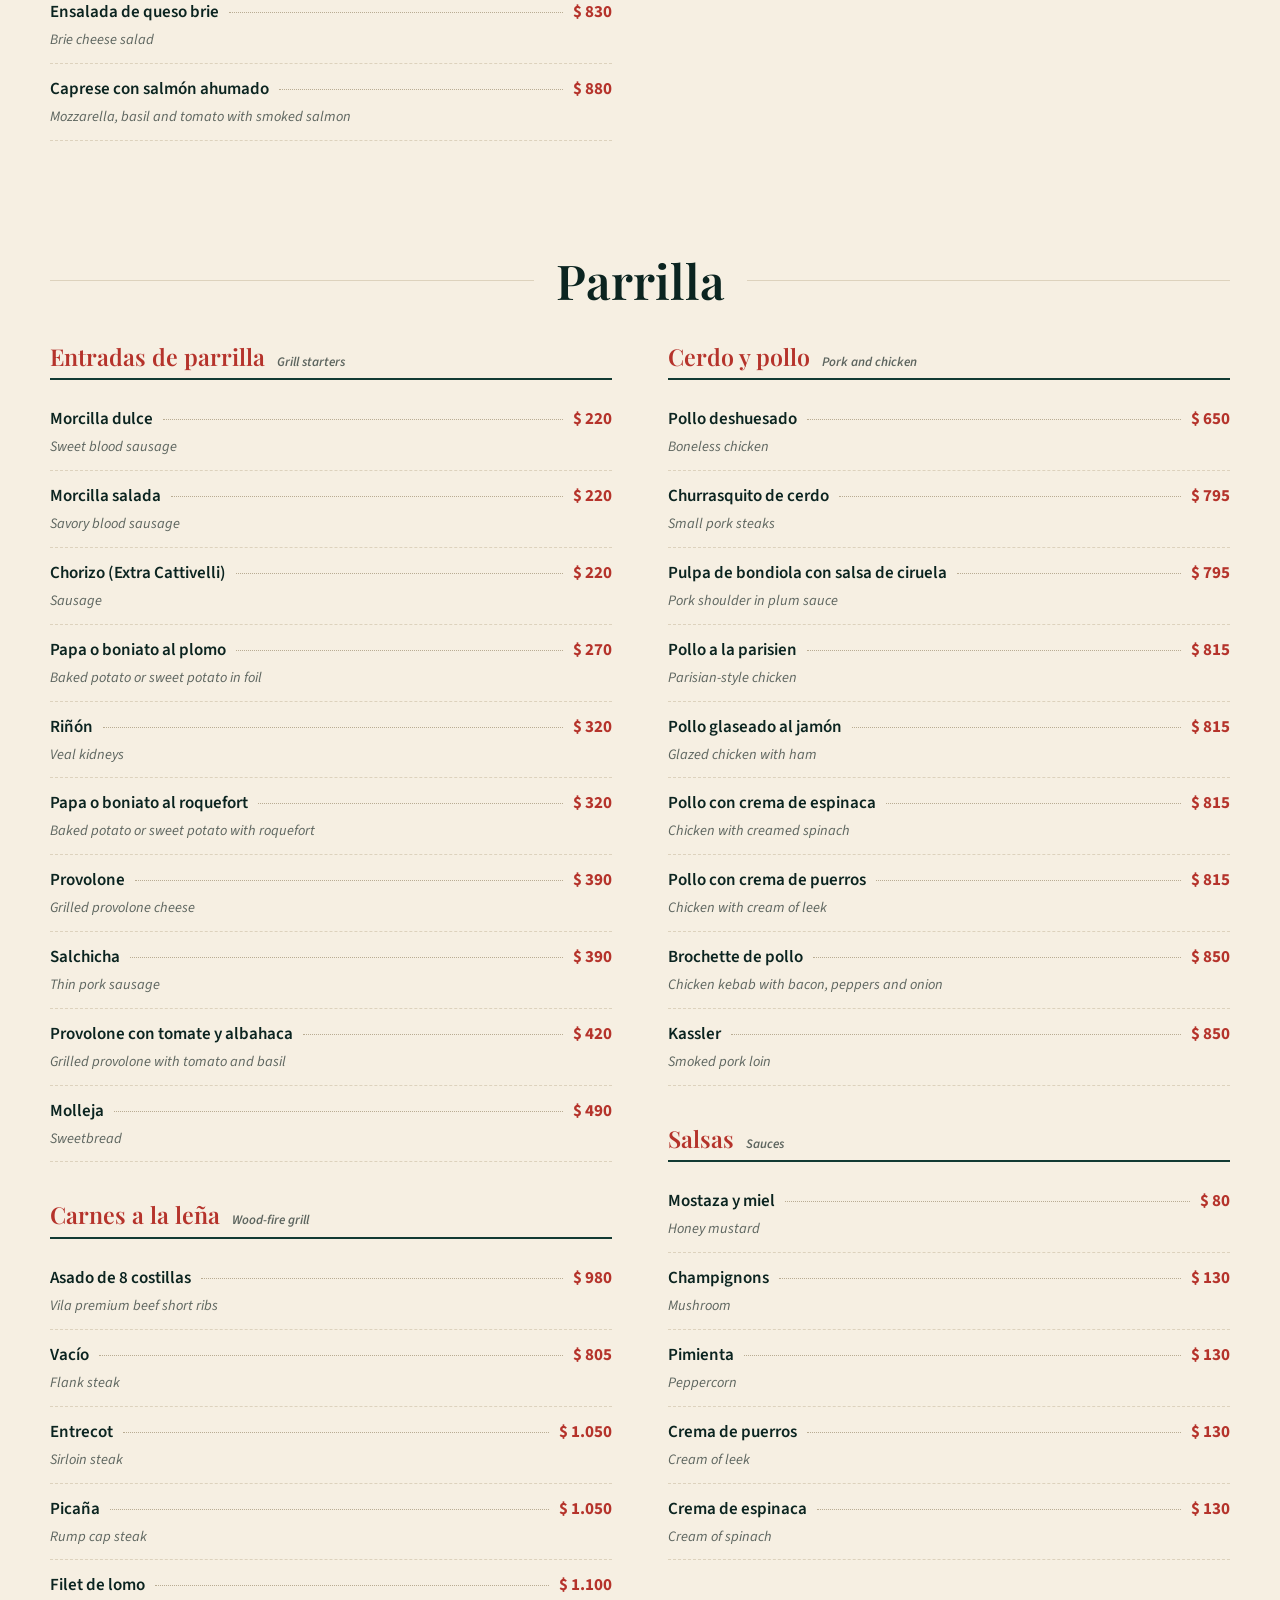
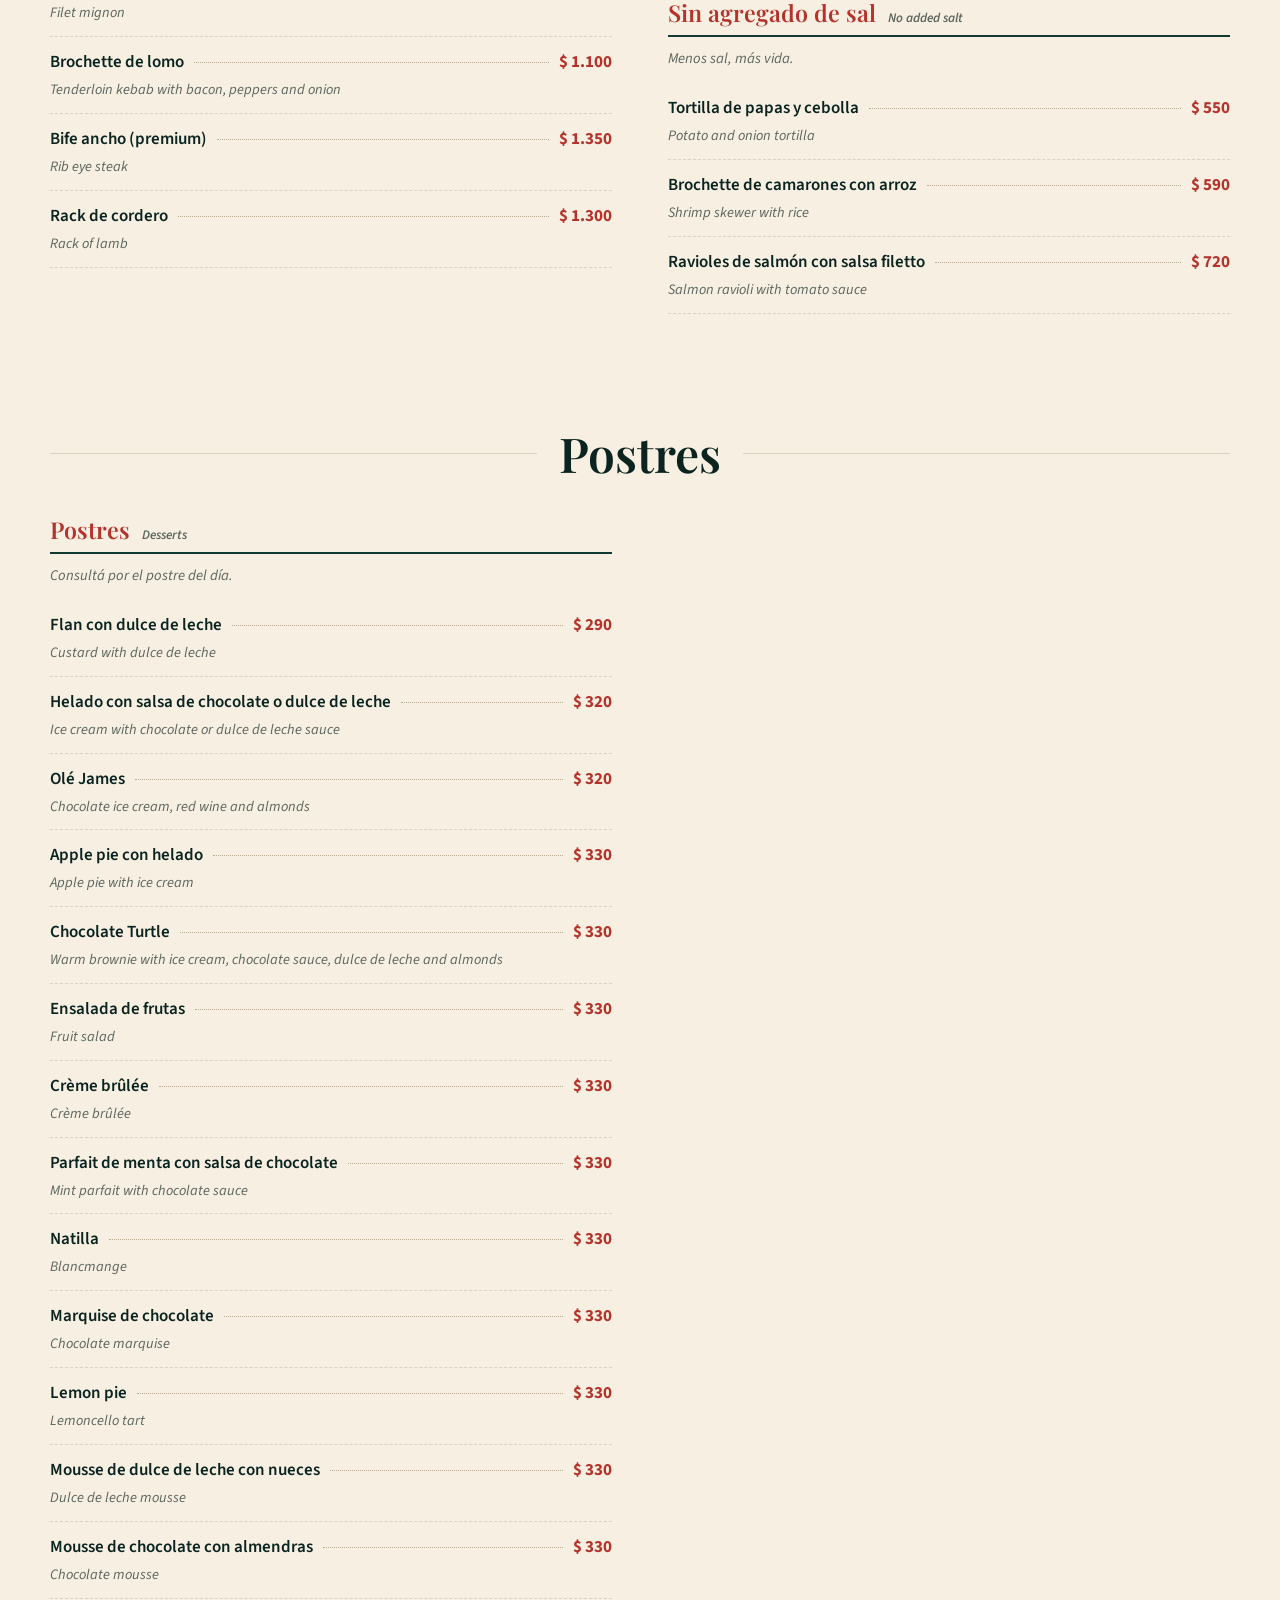
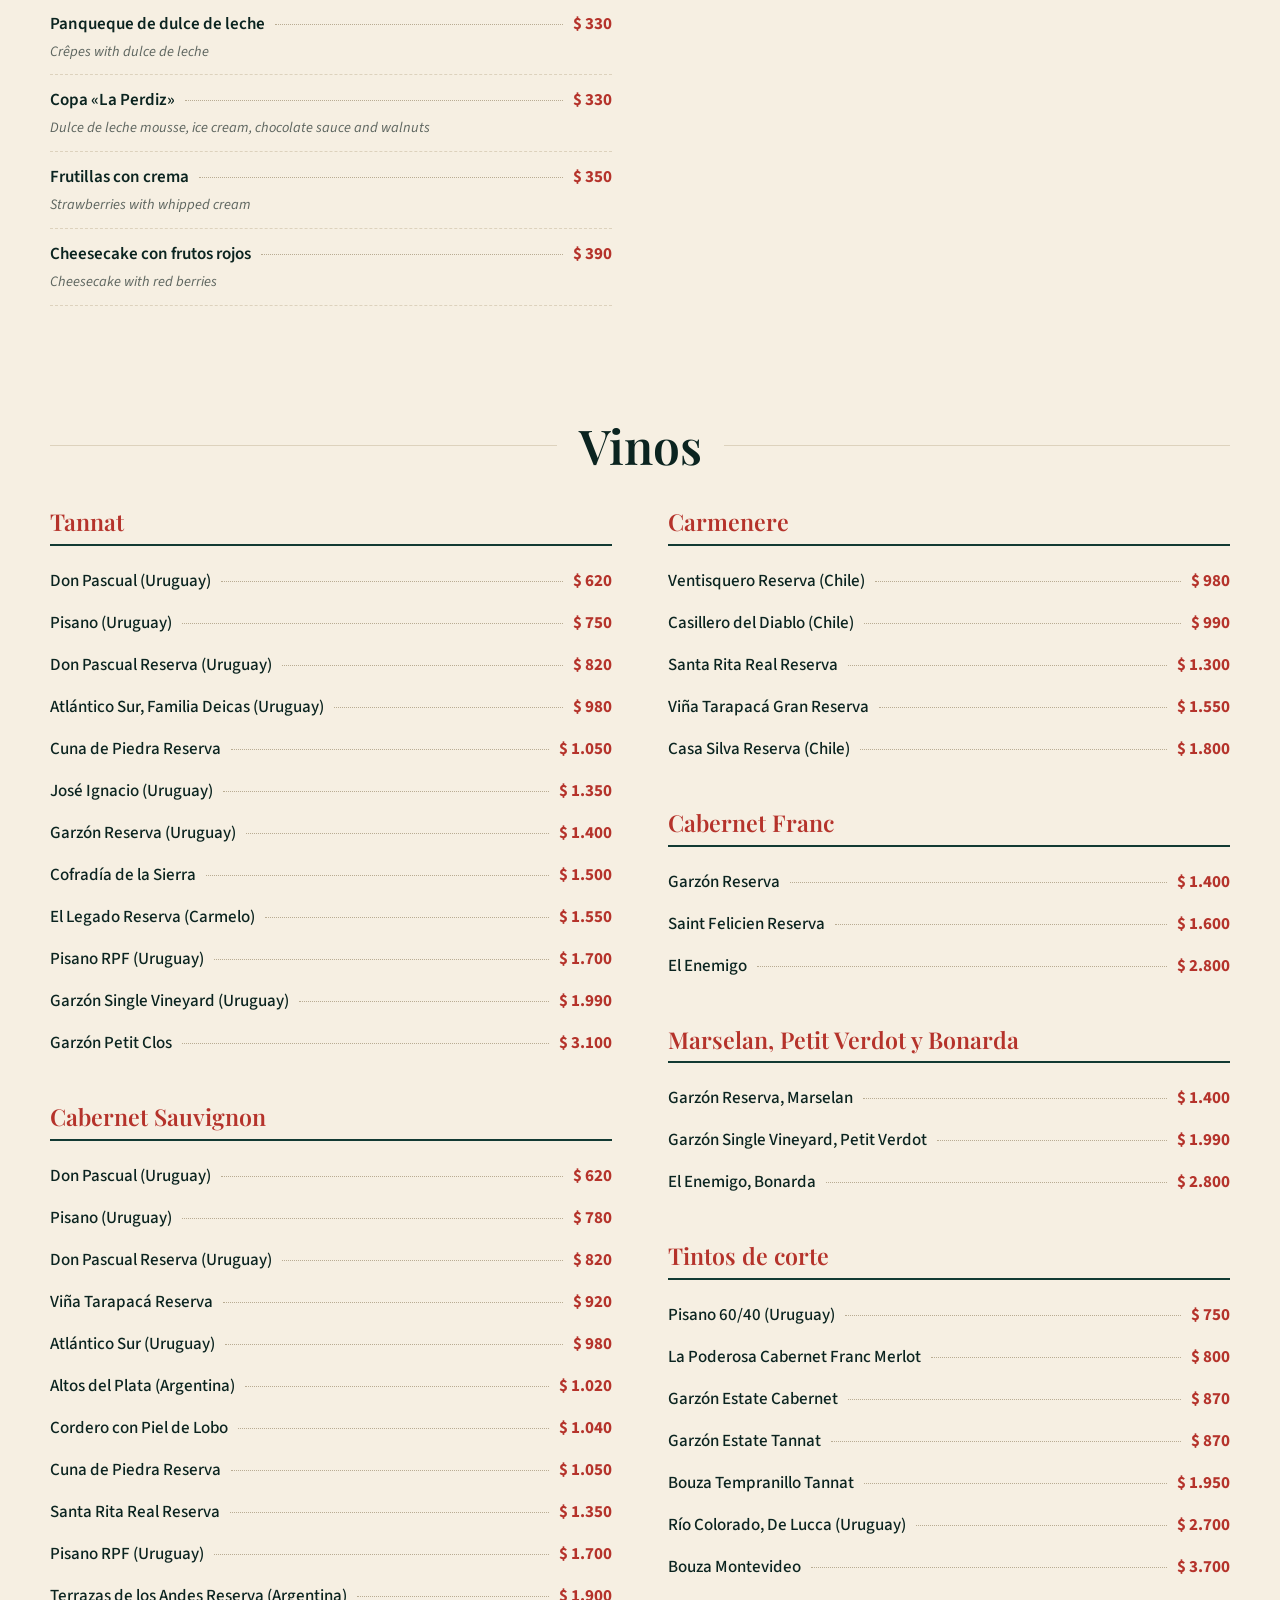
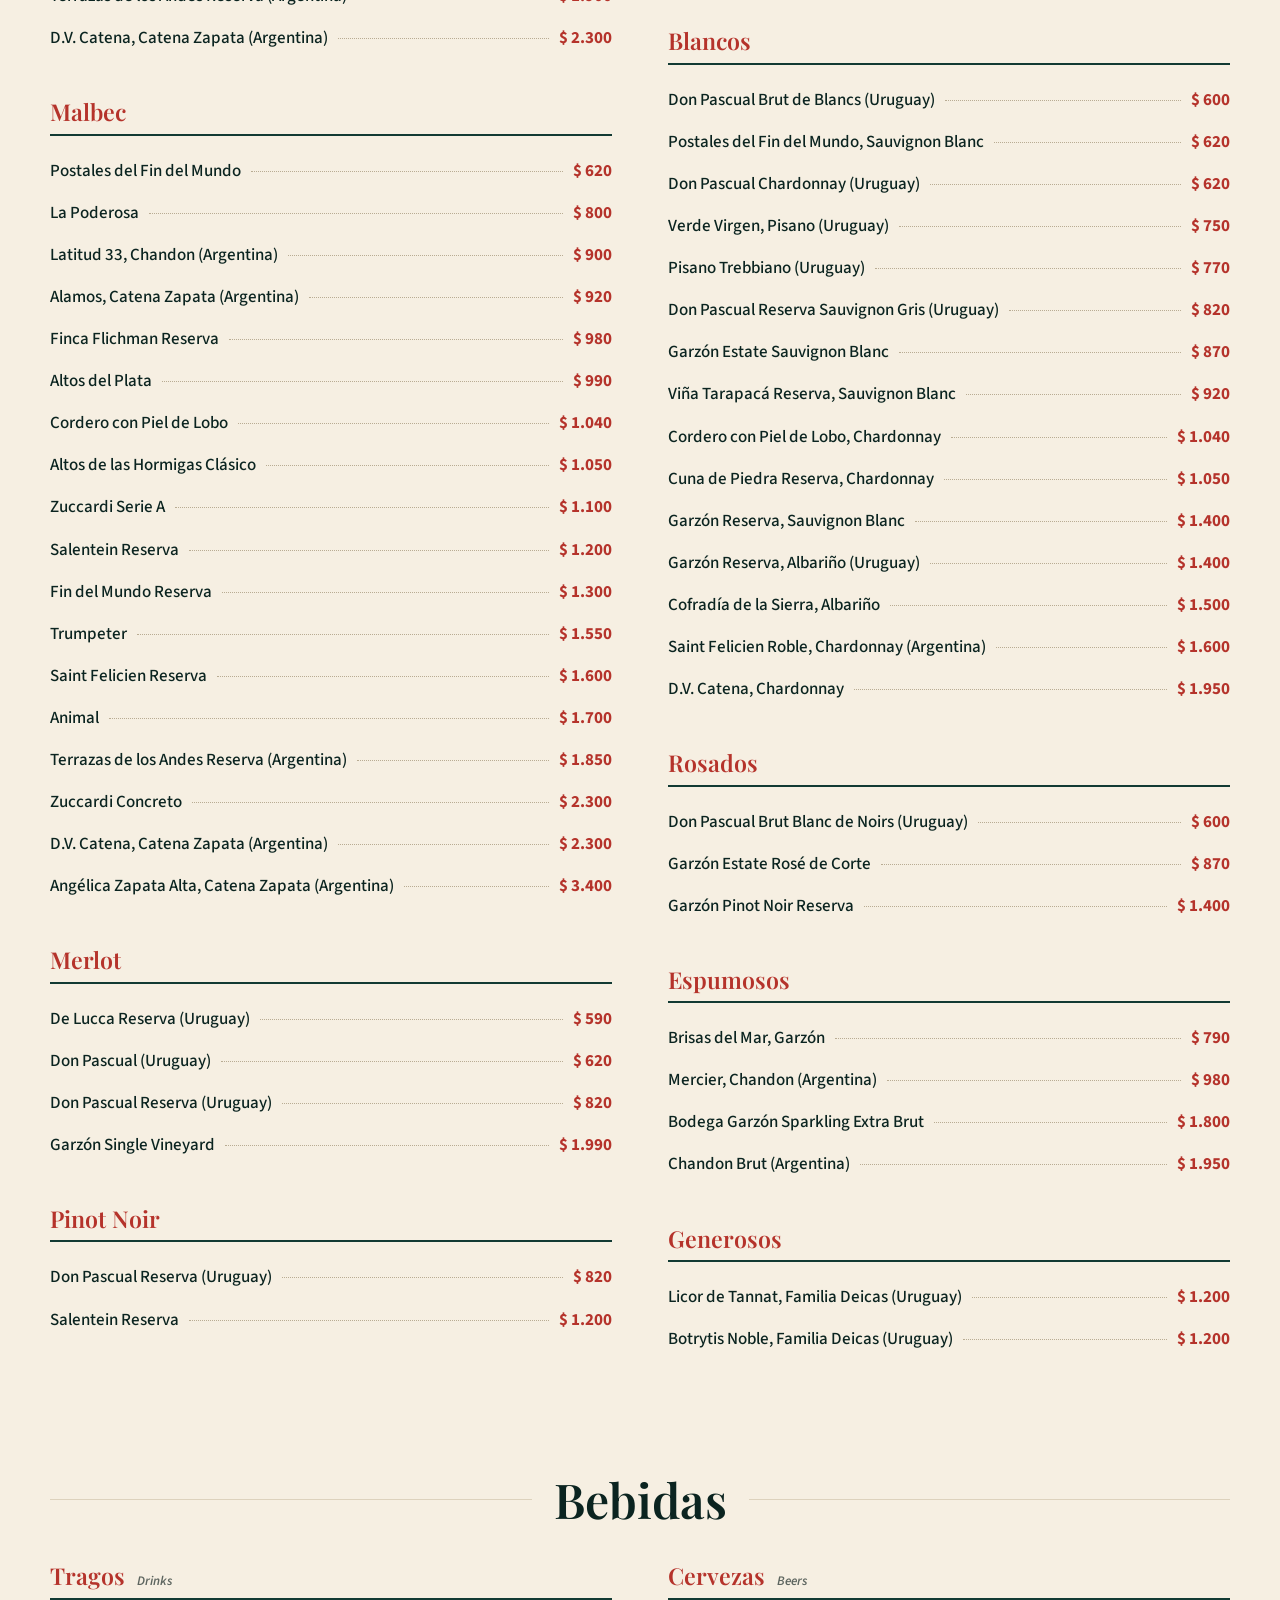
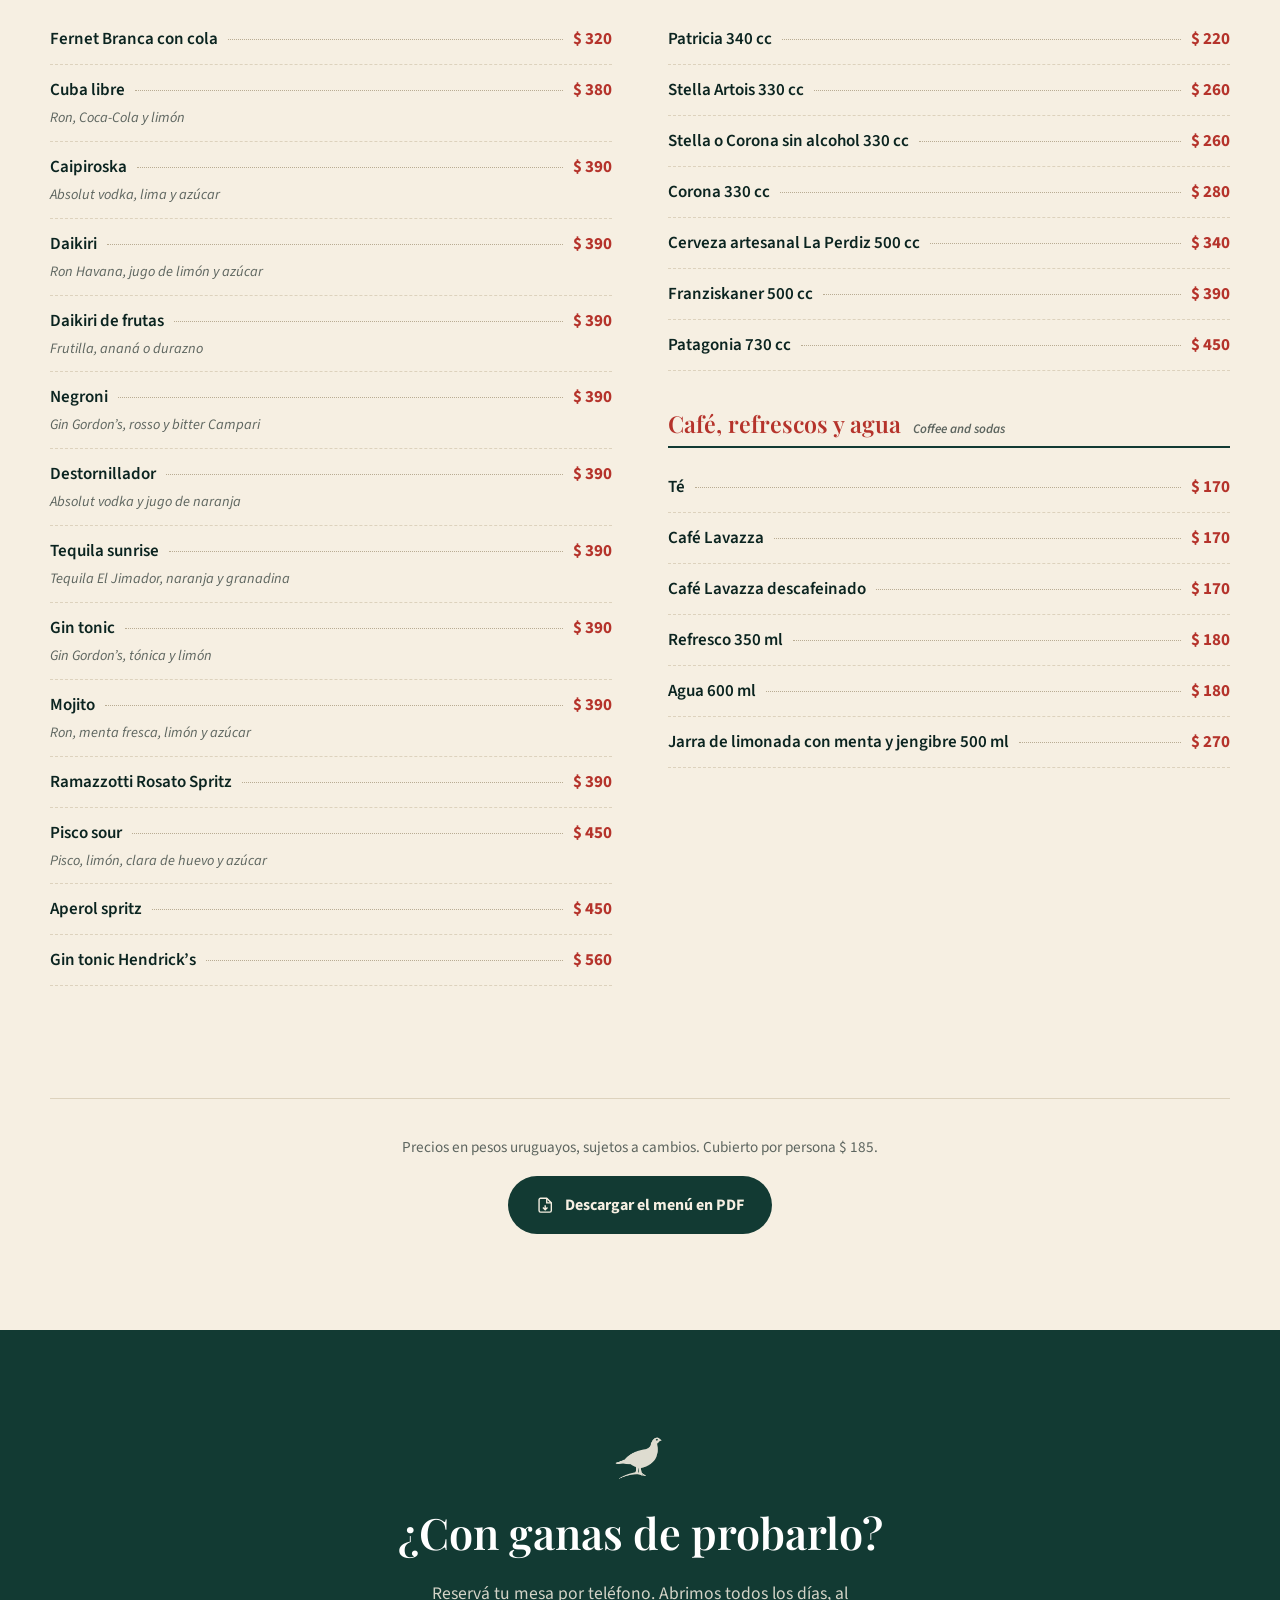
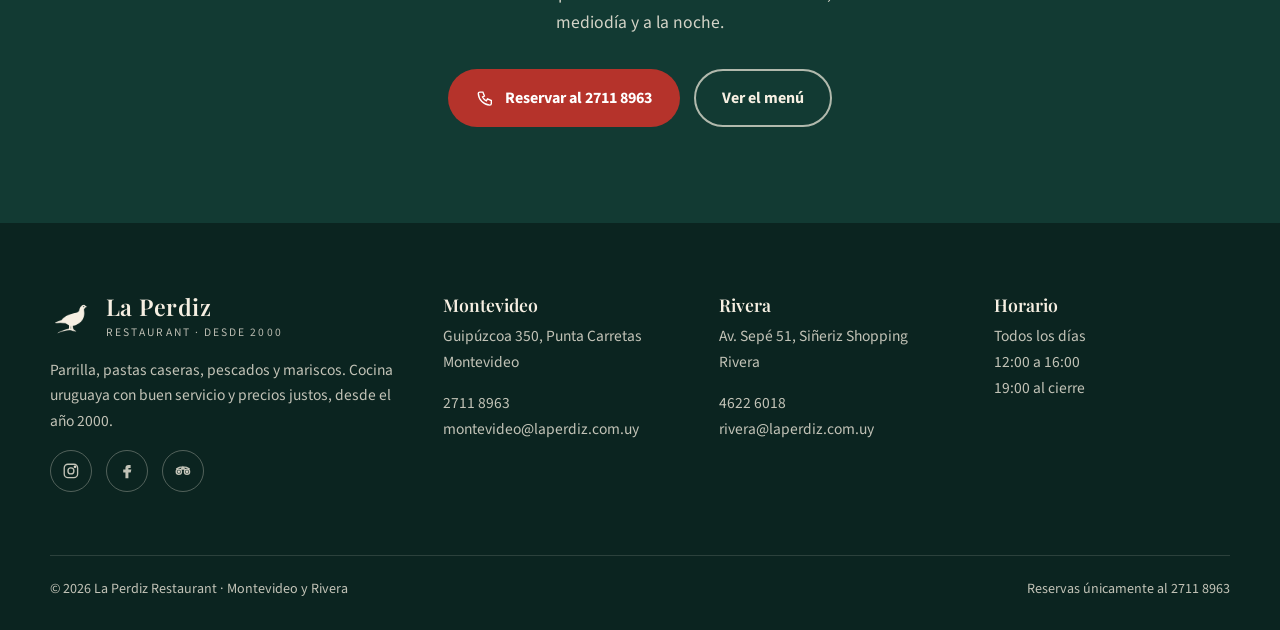
<file: menu.html>
<!doctype html>
<html lang="es">
<head>
<meta charset="utf-8">
<meta name="viewport" content="width=device-width, initial-scale=1">
<title>Menú · La Perdiz, parrilla y restaurant en Punta Carretas</title>
<meta name="description" content="La carta completa de La Perdiz con precios: entradas, ensaladas, pastas caseras, pescados, parrilla a la leña, postres, vinos y bebidas.">
<meta property="og:title" content="Menú · La Perdiz, parrilla y restaurant en Punta Carretas">
<meta property="og:description" content="La carta completa de La Perdiz con precios: entradas, ensaladas, pastas caseras, pescados, parrilla a la leña, postres, vinos y bebidas.">
<meta property="og:image" content="https://mbwebstudio.github.io/LA-PERDIZ/fotos/parrilla-fuego.jpg">
<meta name="theme-color" content="#123a33">
<link rel="icon" href="fotos/perdiz.png">
<link rel="preconnect" href="https://fonts.googleapis.com">
<link rel="preconnect" href="https://fonts.gstatic.com" crossorigin>
<link href="https://fonts.googleapis.com/css2?family=Playfair+Display:ital,wght@0,500;0,600;0,700;1,500&family=Source+Sans+3:wght@400;500;600;700&display=swap" rel="stylesheet">
<link rel="stylesheet" href="css/styles.css?v=mvk5p9li">
</head>
<body>
<header class="top">
  <div class="wrap nav">
    <a class="logo " href="index.html" aria-label="La Perdiz, inicio"><img src="fotos/perdiz-blanca.png" alt="" width="44" height="44"><span><b>La Perdiz</b><small>Restaurant · desde 2000</small></span></a>
    <input type="checkbox" id="menu-toggle" class="menu-toggle" aria-label="Abrir menú">
    <label for="menu-toggle" class="burger" aria-hidden="true"><span></span></label>
    <nav aria-label="Principal"><ul><li><a href="index.html">Inicio</a></li><li><a href="nosotros.html">Nosotros</a></li><li><a href="menu.html" aria-current="page">Menú</a></li><li><a href="eventos.html">Eventos</a></li><li><a href="contacto.html">Contacto</a></li></ul></nav>
    <a class="btn btn-red btn-sm" href="tel:+59827118963"><svg class="i" viewBox="0 0 24 24" fill="none" stroke="currentColor" stroke-width="1.8" aria-hidden="true"><path d="M5 4h4l2 5-2.5 1.5a11 11 0 0 0 5 5L15 13l5 2v4a2 2 0 0 1-2 2A16 16 0 0 1 3 6a2 2 0 0 1 2-2"/></svg><span>Reservar</span></a>
  </div>
</header>
<main>
<section class="banner" style="--img:url('../fotos/plato-carne.jpg')">
  <div class="wrap"><p class="eyebrow">Menú</p><h1>Nuestra carta</h1><p>La carta completa, con precios actualizados.</p></div>
</section>

<nav class="carta-tabs" aria-label="Secciones de la carta"><div class="wrap"><a href="#cocina">Cocina</a><a href="#parrilla">Parrilla</a><a href="#postres">Postres</a><a href="#vinos">Vinos</a><a href="#bebidas">Bebidas</a></div></nav>

<section class="menu">
  <div class="wrap">
    <div class="carta-part" id="cocina">
      <h2>Cocina</h2>
      <div class="carta-cols">
        <section class="carta-sec" id="entradas-y-minutas"><h3>Entradas y minutas <small>Starters and quick dishes</small></h3><ul class="dish-list"><li><div class="dish"><span>Arrolladitos primavera</span><i aria-hidden="true"></i><span class="price">$ 360</span></div><p>Spring rolls</p></li><li><div class="dish"><span>Croquetitas</span><i aria-hidden="true"></i><span class="price">$ 370</span></div><p>Small croquettes (béchamel &amp; ham)</p></li><li><div class="dish"><span>Papas fritas con champignon</span><i aria-hidden="true"></i><span class="price">$ 495</span></div><p>Fries with mushroom cream</p></li><li><div class="dish"><span>Miniaturas de pescado</span><i aria-hidden="true"></i><span class="price">$ 540</span></div><p>Pan-fried fish miniatures</p></li><li><div class="dish"><span>Ravioles fritos</span><i aria-hidden="true"></i><span class="price">$ 550</span></div><p>Fried ravioli</p></li><li><div class="dish"><span>Aros de calamar a la romana</span><i aria-hidden="true"></i><span class="price">$ 580</span></div><p>Deep-fried calamari rings</p></li><li><div class="dish"><span>Tortillas</span><i aria-hidden="true"></i><span class="price">$ 580</span></div><p>Tortillas</p></li><li><div class="dish"><span>Provolone a la griega</span><i aria-hidden="true"></i><span class="price">$ 580</span></div><p>Deep-fried provolone wrapped in bacon and breaded</p></li><li><div class="dish"><span>Brochette de camarones</span><i aria-hidden="true"></i><span class="price">$ 620</span></div><p>Skewered shrimp (breaded)</p></li><li><div class="dish"><span>Milanesa de lomo con guarnición</span><i aria-hidden="true"></i><span class="price">$ 620</span></div><p>Tenderloin milanesa with a side</p></li><li><div class="dish"><span>Bruschettas de jamón crudo y pimientos</span><i aria-hidden="true"></i><span class="price">$ 690</span></div><p>Bruschetta with cured ham and peppers</p></li><li><div class="dish"><span>Bruschettas de salmón ahumado</span><i aria-hidden="true"></i><span class="price">$ 720</span></div><p>Smoked salmon bruschettas</p></li><li><div class="dish"><span>Langostinos a la suiza (8 unid.)</span><i aria-hidden="true"></i><span class="price">$ 720</span></div><p>Cheese-stuffed breaded shrimp (8 pieces)</p></li><li><div class="dish"><span>Langostinos al ajillo</span><i aria-hidden="true"></i><span class="price">$ 750</span></div><p>Garlic shrimp</p></li><li><div class="dish"><span>Carpaccio de lomo</span><i aria-hidden="true"></i><span class="price">$ 760</span></div><p>Tenderloin carpaccio</p></li><li><div class="dish"><span>Carpaccio de salmón</span><i aria-hidden="true"></i><span class="price">$ 780</span></div><p>Smoked salmon carpaccio</p></li><li><div class="dish"><span>Chipirones encebollados a la plancha</span><i aria-hidden="true"></i><span class="price">$ 790</span></div><p>Grilled baby squid with onion</p></li><li><div class="dish"><span>Jamón crudo</span><i aria-hidden="true"></i><span class="price">$ 790</span></div><p>Cured ham</p></li><li><div class="dish"><span>Milanesa americana</span><i aria-hidden="true"></i><span class="price">$ 790</span></div><p>Chicken milanesa with caramelized onions, cheddar and rustic potatoes</p></li><li><div class="dish"><span>Milanesa de lomo trufada (shiitake)</span><i aria-hidden="true"></i><span class="price">$ 820</span></div><p>Truffled tenderloin milanesa</p></li><li><div class="dish"><span>Milanesa cordon bleu con boniatos fritos</span><i aria-hidden="true"></i><span class="price">$ 820</span></div><p>Cordon bleu milanesa with fried sweet potatoes</p></li><li><div class="dish"><span>Langostinos al curry con arroz</span><i aria-hidden="true"></i><span class="price">$ 840</span></div><p>Curry shrimp with rice</p></li></ul></section>
        <section class="carta-sec" id="ensaladas"><h3>Ensaladas <small>Salads</small></h3><p class="cat-note">Ingredientes a elección: lechuga, rúcula, tomate, zanahoria, maíz, cebolla, escarola, ciboulette, pepino, palmito, remolacha, ananá y huevo.</p><ul class="dish-list"><li><div class="dish"><span>Simple</span><i aria-hidden="true"></i><span class="price">$ 190</span></div><p>Un ingrediente a elección</p></li><li><div class="dish"><span>Mixta</span><i aria-hidden="true"></i><span class="price">$ 290</span></div><p>Dos ingredientes a elección</p></li><li><div class="dish"><span>Triple</span><i aria-hidden="true"></i><span class="price">$ 390</span></div><p>Tres ingredientes a elección</p></li><li><div class="dish"><span>Verde</span><i aria-hidden="true"></i><span class="price">$ 520</span></div><p>Green salad</p></li><li><div class="dish"><span>Caprese</span><i aria-hidden="true"></i><span class="price">$ 750</span></div><p>Mozzarella, albahaca y tomate</p></li><li><div class="dish"><span>Especial</span><i aria-hidden="true"></i><span class="price">$ 780</span></div><p>Más de tres ingredientes, con pollo o atún</p></li><li><div class="dish"><span>Ensalada de jamón crudo, rúcula y parmesano</span><i aria-hidden="true"></i><span class="price">$ 820</span></div><p>Cured ham, arugula and parmesan</p></li><li><div class="dish"><span>Ensalada tibia de langostinos</span><i aria-hidden="true"></i><span class="price">$ 820</span></div><p>Warm shrimp salad</p></li><li><div class="dish"><span>Ensalada de queso brie</span><i aria-hidden="true"></i><span class="price">$ 830</span></div><p>Brie cheese salad</p></li><li><div class="dish"><span>Caprese con salmón ahumado</span><i aria-hidden="true"></i><span class="price">$ 880</span></div><p>Mozzarella, basil and tomato with smoked salmon</p></li></ul></section>
        <section class="carta-sec" id="pastas-caseras"><h3>Pastas caseras <small>Homemade pasta</small></h3><p class="cat-note">Incluyen salsa a elección: filetto, bolognesa, champignon, crema de mariscos, rosa, cuatro quesos o crema de albahaca.</p><ul class="dish-list"><li><div class="dish"><span>Raviolones de espinaca y cuatro quesos</span><i aria-hidden="true"></i><span class="price">$ 660</span></div><p>Spinach and four-cheese ravioli</p></li><li><div class="dish"><span>Sorrentinos de jamón y queso al gratín</span><i aria-hidden="true"></i><span class="price">$ 670</span></div><p>Ham and cheese sorrentini au gratin</p></li><li><div class="dish"><span>Raviolones de chips de jamón crudo, cebolla caramelizada y muzzarella</span><i aria-hidden="true"></i><span class="price">$ 670</span></div><p>Cured ham, caramelized onion and mozzarella ravioli</p></li><li><div class="dish"><span>Sorrentinos de tomate fresco, albahaca y muzzarella</span><i aria-hidden="true"></i><span class="price">$ 670</span></div><p>Fresh tomato, basil and mozzarella sorrentini</p></li><li><div class="dish"><span>Sorrentinos de muzzarella y calabaza con nueces</span><i aria-hidden="true"></i><span class="price">$ 670</span></div><p>Pumpkin and mozzarella sorrentini</p></li><li><div class="dish"><span>Sorrentinos de camarones al ajillo y ricotta</span><i aria-hidden="true"></i><span class="price">$ 670</span></div><p>Garlic shrimp and ricotta sorrentini</p></li><li><div class="dish"><span>Pasta del día</span><i aria-hidden="true"></i><span class="price">$ 720</span></div><p>Pasta of the day</p></li><li><div class="dish"><span>Spaghettis con mariscos</span><i aria-hidden="true"></i><span class="price">$ 740</span></div><p>Seafood spaghetti</p></li><li><div class="dish"><span>Ravioles de salmón con crema de caviar</span><i aria-hidden="true"></i><span class="price">$ 760</span></div><p>Salmon ravioli with caviar cream</p></li><li><div class="dish"><span>Lasagna de espinaca y mariscos</span><i aria-hidden="true"></i><span class="price">$ 760</span></div><p>Spinach and seafood lasagna</p></li><li><div class="dish"><span>Lasagna de carne, jamón y queso</span><i aria-hidden="true"></i><span class="price">$ 760</span></div><p>Beef, ham and cheese lasagna</p></li></ul></section>
        <section class="carta-sec" id="pescados-y-mariscos"><h3>Pescados y mariscos <small>Fish and seafood</small></h3><p class="cat-note">Abadejo, lenguado o brótola, en la preparación que prefieras. Consultá por el pescado del día.</p><ul class="dish-list"><li><div class="dish"><span>A la plancha</span><i aria-hidden="true"></i><span class="price">$ 830</span></div><p>Grilled</p></li><li><div class="dish"><span>A la bizkaina</span><i aria-hidden="true"></i><span class="price">$ 890</span></div><p>Red peppers, garlic and tomato</p></li><li><div class="dish"><span>Con crema de mariscos</span><i aria-hidden="true"></i><span class="price">$ 890</span></div><p>With seafood cream</p></li><li><div class="dish"><span>Meunière</span><i aria-hidden="true"></i><span class="price">$ 890</span></div><p>Capers, butter and lemon juice</p></li><li><div class="dish"><span>A la mostaza Dijon</span><i aria-hidden="true"></i><span class="price">$ 890</span></div><p>In Dijon mustard</p></li><li><div class="dish"><span>A la crema de queso azul y puerros gratinados</span><i aria-hidden="true"></i><span class="price">$ 940</span></div><p>Blue cheese and leek sauce</p></li><li><div class="dish"><span>Salmón fresco, en todas sus preparaciones</span><i aria-hidden="true"></i><span class="price">$ 1.050</span></div><p>Fresh salmon, any style</p></li><li><div class="dish"><span>Merluza negra, en todas sus preparaciones</span><i aria-hidden="true"></i><span class="price">$ 1.250</span></div><p>Patagonian toothfish (subject to availability)</p></li></ul></section>
      </div>
    </div>
    <div class="carta-part" id="parrilla">
      <h2>Parrilla</h2>
      <div class="carta-cols">
        <section class="carta-sec" id="entradas-de-parrilla"><h3>Entradas de parrilla <small>Grill starters</small></h3><ul class="dish-list"><li><div class="dish"><span>Morcilla dulce</span><i aria-hidden="true"></i><span class="price">$ 220</span></div><p>Sweet blood sausage</p></li><li><div class="dish"><span>Morcilla salada</span><i aria-hidden="true"></i><span class="price">$ 220</span></div><p>Savory blood sausage</p></li><li><div class="dish"><span>Chorizo (Extra Cattivelli)</span><i aria-hidden="true"></i><span class="price">$ 220</span></div><p>Sausage</p></li><li><div class="dish"><span>Papa o boniato al plomo</span><i aria-hidden="true"></i><span class="price">$ 270</span></div><p>Baked potato or sweet potato in foil</p></li><li><div class="dish"><span>Riñón</span><i aria-hidden="true"></i><span class="price">$ 320</span></div><p>Veal kidneys</p></li><li><div class="dish"><span>Papa o boniato al roquefort</span><i aria-hidden="true"></i><span class="price">$ 320</span></div><p>Baked potato or sweet potato with roquefort</p></li><li><div class="dish"><span>Provolone</span><i aria-hidden="true"></i><span class="price">$ 390</span></div><p>Grilled provolone cheese</p></li><li><div class="dish"><span>Salchicha</span><i aria-hidden="true"></i><span class="price">$ 390</span></div><p>Thin pork sausage</p></li><li><div class="dish"><span>Provolone con tomate y albahaca</span><i aria-hidden="true"></i><span class="price">$ 420</span></div><p>Grilled provolone with tomato and basil</p></li><li><div class="dish"><span>Molleja</span><i aria-hidden="true"></i><span class="price">$ 490</span></div><p>Sweetbread</p></li></ul></section>
        <section class="carta-sec" id="carnes-a-la-lena"><h3>Carnes a la leña <small>Wood-fire grill</small></h3><ul class="dish-list"><li><div class="dish"><span>Asado de 8 costillas</span><i aria-hidden="true"></i><span class="price">$ 980</span></div><p>Vila premium beef short ribs</p></li><li><div class="dish"><span>Vacío</span><i aria-hidden="true"></i><span class="price">$ 805</span></div><p>Flank steak</p></li><li><div class="dish"><span>Entrecot</span><i aria-hidden="true"></i><span class="price">$ 1.050</span></div><p>Sirloin steak</p></li><li><div class="dish"><span>Picaña</span><i aria-hidden="true"></i><span class="price">$ 1.050</span></div><p>Rump cap steak</p></li><li><div class="dish"><span>Filet de lomo</span><i aria-hidden="true"></i><span class="price">$ 1.100</span></div><p>Filet mignon</p></li><li><div class="dish"><span>Brochette de lomo</span><i aria-hidden="true"></i><span class="price">$ 1.100</span></div><p>Tenderloin kebab with bacon, peppers and onion</p></li><li><div class="dish"><span>Bife ancho (premium)</span><i aria-hidden="true"></i><span class="price">$ 1.350</span></div><p>Rib eye steak</p></li><li><div class="dish"><span>Rack de cordero</span><i aria-hidden="true"></i><span class="price">$ 1.300</span></div><p>Rack of lamb</p></li></ul></section>
        <section class="carta-sec" id="cerdo-y-pollo"><h3>Cerdo y pollo <small>Pork and chicken</small></h3><ul class="dish-list"><li><div class="dish"><span>Pollo deshuesado</span><i aria-hidden="true"></i><span class="price">$ 650</span></div><p>Boneless chicken</p></li><li><div class="dish"><span>Churrasquito de cerdo</span><i aria-hidden="true"></i><span class="price">$ 795</span></div><p>Small pork steaks</p></li><li><div class="dish"><span>Pulpa de bondiola con salsa de ciruela</span><i aria-hidden="true"></i><span class="price">$ 795</span></div><p>Pork shoulder in plum sauce</p></li><li><div class="dish"><span>Pollo a la parisien</span><i aria-hidden="true"></i><span class="price">$ 815</span></div><p>Parisian-style chicken</p></li><li><div class="dish"><span>Pollo glaseado al jamón</span><i aria-hidden="true"></i><span class="price">$ 815</span></div><p>Glazed chicken with ham</p></li><li><div class="dish"><span>Pollo con crema de espinaca</span><i aria-hidden="true"></i><span class="price">$ 815</span></div><p>Chicken with creamed spinach</p></li><li><div class="dish"><span>Pollo con crema de puerros</span><i aria-hidden="true"></i><span class="price">$ 815</span></div><p>Chicken with cream of leek</p></li><li><div class="dish"><span>Brochette de pollo</span><i aria-hidden="true"></i><span class="price">$ 850</span></div><p>Chicken kebab with bacon, peppers and onion</p></li><li><div class="dish"><span>Kassler</span><i aria-hidden="true"></i><span class="price">$ 850</span></div><p>Smoked pork loin</p></li></ul></section>
        <section class="carta-sec" id="salsas"><h3>Salsas <small>Sauces</small></h3><ul class="dish-list"><li><div class="dish"><span>Mostaza y miel</span><i aria-hidden="true"></i><span class="price">$ 80</span></div><p>Honey mustard</p></li><li><div class="dish"><span>Champignons</span><i aria-hidden="true"></i><span class="price">$ 130</span></div><p>Mushroom</p></li><li><div class="dish"><span>Pimienta</span><i aria-hidden="true"></i><span class="price">$ 130</span></div><p>Peppercorn</p></li><li><div class="dish"><span>Crema de puerros</span><i aria-hidden="true"></i><span class="price">$ 130</span></div><p>Cream of leek</p></li><li><div class="dish"><span>Crema de espinaca</span><i aria-hidden="true"></i><span class="price">$ 130</span></div><p>Cream of spinach</p></li></ul></section>
        <section class="carta-sec" id="sin-agregado-de-sal"><h3>Sin agregado de sal <small>No added salt</small></h3><p class="cat-note">Menos sal, más vida.</p><ul class="dish-list"><li><div class="dish"><span>Tortilla de papas y cebolla</span><i aria-hidden="true"></i><span class="price">$ 550</span></div><p>Potato and onion tortilla</p></li><li><div class="dish"><span>Brochette de camarones con arroz</span><i aria-hidden="true"></i><span class="price">$ 590</span></div><p>Shrimp skewer with rice</p></li><li><div class="dish"><span>Ravioles de salmón con salsa filetto</span><i aria-hidden="true"></i><span class="price">$ 720</span></div><p>Salmon ravioli with tomato sauce</p></li></ul></section>
      </div>
    </div>
    <div class="carta-part" id="postres">
      <h2>Postres</h2>
      <div class="carta-cols">
        <section class="carta-sec" id="postres"><h3>Postres <small>Desserts</small></h3><p class="cat-note">Consultá por el postre del día.</p><ul class="dish-list"><li><div class="dish"><span>Flan con dulce de leche</span><i aria-hidden="true"></i><span class="price">$ 290</span></div><p>Custard with dulce de leche</p></li><li><div class="dish"><span>Helado con salsa de chocolate o dulce de leche</span><i aria-hidden="true"></i><span class="price">$ 320</span></div><p>Ice cream with chocolate or dulce de leche sauce</p></li><li><div class="dish"><span>Olé James</span><i aria-hidden="true"></i><span class="price">$ 320</span></div><p>Chocolate ice cream, red wine and almonds</p></li><li><div class="dish"><span>Apple pie con helado</span><i aria-hidden="true"></i><span class="price">$ 330</span></div><p>Apple pie with ice cream</p></li><li><div class="dish"><span>Chocolate Turtle</span><i aria-hidden="true"></i><span class="price">$ 330</span></div><p>Warm brownie with ice cream, chocolate sauce, dulce de leche and almonds</p></li><li><div class="dish"><span>Ensalada de frutas</span><i aria-hidden="true"></i><span class="price">$ 330</span></div><p>Fruit salad</p></li><li><div class="dish"><span>Crème brûlée</span><i aria-hidden="true"></i><span class="price">$ 330</span></div><p>Crème brûlée</p></li><li><div class="dish"><span>Parfait de menta con salsa de chocolate</span><i aria-hidden="true"></i><span class="price">$ 330</span></div><p>Mint parfait with chocolate sauce</p></li><li><div class="dish"><span>Natilla</span><i aria-hidden="true"></i><span class="price">$ 330</span></div><p>Blancmange</p></li><li><div class="dish"><span>Marquise de chocolate</span><i aria-hidden="true"></i><span class="price">$ 330</span></div><p>Chocolate marquise</p></li><li><div class="dish"><span>Lemon pie</span><i aria-hidden="true"></i><span class="price">$ 330</span></div><p>Lemoncello tart</p></li><li><div class="dish"><span>Mousse de dulce de leche con nueces</span><i aria-hidden="true"></i><span class="price">$ 330</span></div><p>Dulce de leche mousse</p></li><li><div class="dish"><span>Mousse de chocolate con almendras</span><i aria-hidden="true"></i><span class="price">$ 330</span></div><p>Chocolate mousse</p></li><li><div class="dish"><span>Panqueque de dulce de leche</span><i aria-hidden="true"></i><span class="price">$ 330</span></div><p>Crêpes with dulce de leche</p></li><li><div class="dish"><span>Copa «La Perdiz»</span><i aria-hidden="true"></i><span class="price">$ 330</span></div><p>Dulce de leche mousse, ice cream, chocolate sauce and walnuts</p></li><li><div class="dish"><span>Frutillas con crema</span><i aria-hidden="true"></i><span class="price">$ 350</span></div><p>Strawberries with whipped cream</p></li><li><div class="dish"><span>Cheesecake con frutos rojos</span><i aria-hidden="true"></i><span class="price">$ 390</span></div><p>Cheesecake with red berries</p></li></ul></section>
      </div>
    </div>
    <div class="carta-part" id="vinos">
      <h2>Vinos</h2>
      <div class="carta-cols">
        <section class="carta-sec" id="tannat"><h3>Tannat</h3><ul class="wine-list"><li><div class="dish"><span>Don Pascual (Uruguay)</span><i aria-hidden="true"></i><span class="price">$ 620</span></div></li><li><div class="dish"><span>Pisano (Uruguay)</span><i aria-hidden="true"></i><span class="price">$ 750</span></div></li><li><div class="dish"><span>Don Pascual Reserva (Uruguay)</span><i aria-hidden="true"></i><span class="price">$ 820</span></div></li><li><div class="dish"><span>Atlántico Sur, Familia Deicas (Uruguay)</span><i aria-hidden="true"></i><span class="price">$ 980</span></div></li><li><div class="dish"><span>Cuna de Piedra Reserva</span><i aria-hidden="true"></i><span class="price">$ 1.050</span></div></li><li><div class="dish"><span>José Ignacio (Uruguay)</span><i aria-hidden="true"></i><span class="price">$ 1.350</span></div></li><li><div class="dish"><span>Garzón Reserva (Uruguay)</span><i aria-hidden="true"></i><span class="price">$ 1.400</span></div></li><li><div class="dish"><span>Cofradía de la Sierra</span><i aria-hidden="true"></i><span class="price">$ 1.500</span></div></li><li><div class="dish"><span>El Legado Reserva (Carmelo)</span><i aria-hidden="true"></i><span class="price">$ 1.550</span></div></li><li><div class="dish"><span>Pisano RPF (Uruguay)</span><i aria-hidden="true"></i><span class="price">$ 1.700</span></div></li><li><div class="dish"><span>Garzón Single Vineyard (Uruguay)</span><i aria-hidden="true"></i><span class="price">$ 1.990</span></div></li><li><div class="dish"><span>Garzón Petit Clos</span><i aria-hidden="true"></i><span class="price">$ 3.100</span></div></li></ul></section>
        <section class="carta-sec" id="cabernet-sauvignon"><h3>Cabernet Sauvignon</h3><ul class="wine-list"><li><div class="dish"><span>Don Pascual (Uruguay)</span><i aria-hidden="true"></i><span class="price">$ 620</span></div></li><li><div class="dish"><span>Pisano (Uruguay)</span><i aria-hidden="true"></i><span class="price">$ 780</span></div></li><li><div class="dish"><span>Don Pascual Reserva (Uruguay)</span><i aria-hidden="true"></i><span class="price">$ 820</span></div></li><li><div class="dish"><span>Viña Tarapacá Reserva</span><i aria-hidden="true"></i><span class="price">$ 920</span></div></li><li><div class="dish"><span>Atlántico Sur (Uruguay)</span><i aria-hidden="true"></i><span class="price">$ 980</span></div></li><li><div class="dish"><span>Altos del Plata (Argentina)</span><i aria-hidden="true"></i><span class="price">$ 1.020</span></div></li><li><div class="dish"><span>Cordero con Piel de Lobo</span><i aria-hidden="true"></i><span class="price">$ 1.040</span></div></li><li><div class="dish"><span>Cuna de Piedra Reserva</span><i aria-hidden="true"></i><span class="price">$ 1.050</span></div></li><li><div class="dish"><span>Santa Rita Real Reserva</span><i aria-hidden="true"></i><span class="price">$ 1.350</span></div></li><li><div class="dish"><span>Pisano RPF (Uruguay)</span><i aria-hidden="true"></i><span class="price">$ 1.700</span></div></li><li><div class="dish"><span>Terrazas de los Andes Reserva (Argentina)</span><i aria-hidden="true"></i><span class="price">$ 1.900</span></div></li><li><div class="dish"><span>D.V. Catena, Catena Zapata (Argentina)</span><i aria-hidden="true"></i><span class="price">$ 2.300</span></div></li></ul></section>
        <section class="carta-sec" id="malbec"><h3>Malbec</h3><ul class="wine-list"><li><div class="dish"><span>Postales del Fin del Mundo</span><i aria-hidden="true"></i><span class="price">$ 620</span></div></li><li><div class="dish"><span>La Poderosa</span><i aria-hidden="true"></i><span class="price">$ 800</span></div></li><li><div class="dish"><span>Latitud 33, Chandon (Argentina)</span><i aria-hidden="true"></i><span class="price">$ 900</span></div></li><li><div class="dish"><span>Alamos, Catena Zapata (Argentina)</span><i aria-hidden="true"></i><span class="price">$ 920</span></div></li><li><div class="dish"><span>Finca Flichman Reserva</span><i aria-hidden="true"></i><span class="price">$ 980</span></div></li><li><div class="dish"><span>Altos del Plata</span><i aria-hidden="true"></i><span class="price">$ 990</span></div></li><li><div class="dish"><span>Cordero con Piel de Lobo</span><i aria-hidden="true"></i><span class="price">$ 1.040</span></div></li><li><div class="dish"><span>Altos de las Hormigas Clásico</span><i aria-hidden="true"></i><span class="price">$ 1.050</span></div></li><li><div class="dish"><span>Zuccardi Serie A</span><i aria-hidden="true"></i><span class="price">$ 1.100</span></div></li><li><div class="dish"><span>Salentein Reserva</span><i aria-hidden="true"></i><span class="price">$ 1.200</span></div></li><li><div class="dish"><span>Fin del Mundo Reserva</span><i aria-hidden="true"></i><span class="price">$ 1.300</span></div></li><li><div class="dish"><span>Trumpeter</span><i aria-hidden="true"></i><span class="price">$ 1.550</span></div></li><li><div class="dish"><span>Saint Felicien Reserva</span><i aria-hidden="true"></i><span class="price">$ 1.600</span></div></li><li><div class="dish"><span>Animal</span><i aria-hidden="true"></i><span class="price">$ 1.700</span></div></li><li><div class="dish"><span>Terrazas de los Andes Reserva (Argentina)</span><i aria-hidden="true"></i><span class="price">$ 1.850</span></div></li><li><div class="dish"><span>Zuccardi Concreto</span><i aria-hidden="true"></i><span class="price">$ 2.300</span></div></li><li><div class="dish"><span>D.V. Catena, Catena Zapata (Argentina)</span><i aria-hidden="true"></i><span class="price">$ 2.300</span></div></li><li><div class="dish"><span>Angélica Zapata Alta, Catena Zapata (Argentina)</span><i aria-hidden="true"></i><span class="price">$ 3.400</span></div></li></ul></section>
        <section class="carta-sec" id="merlot"><h3>Merlot</h3><ul class="wine-list"><li><div class="dish"><span>De Lucca Reserva (Uruguay)</span><i aria-hidden="true"></i><span class="price">$ 590</span></div></li><li><div class="dish"><span>Don Pascual (Uruguay)</span><i aria-hidden="true"></i><span class="price">$ 620</span></div></li><li><div class="dish"><span>Don Pascual Reserva (Uruguay)</span><i aria-hidden="true"></i><span class="price">$ 820</span></div></li><li><div class="dish"><span>Garzón Single Vineyard</span><i aria-hidden="true"></i><span class="price">$ 1.990</span></div></li></ul></section>
        <section class="carta-sec" id="pinot-noir"><h3>Pinot Noir</h3><ul class="wine-list"><li><div class="dish"><span>Don Pascual Reserva (Uruguay)</span><i aria-hidden="true"></i><span class="price">$ 820</span></div></li><li><div class="dish"><span>Salentein Reserva</span><i aria-hidden="true"></i><span class="price">$ 1.200</span></div></li></ul></section>
        <section class="carta-sec" id="carmenere"><h3>Carmenere</h3><ul class="wine-list"><li><div class="dish"><span>Ventisquero Reserva (Chile)</span><i aria-hidden="true"></i><span class="price">$ 980</span></div></li><li><div class="dish"><span>Casillero del Diablo (Chile)</span><i aria-hidden="true"></i><span class="price">$ 990</span></div></li><li><div class="dish"><span>Santa Rita Real Reserva</span><i aria-hidden="true"></i><span class="price">$ 1.300</span></div></li><li><div class="dish"><span>Viña Tarapacá Gran Reserva</span><i aria-hidden="true"></i><span class="price">$ 1.550</span></div></li><li><div class="dish"><span>Casa Silva Reserva (Chile)</span><i aria-hidden="true"></i><span class="price">$ 1.800</span></div></li></ul></section>
        <section class="carta-sec" id="cabernet-franc"><h3>Cabernet Franc</h3><ul class="wine-list"><li><div class="dish"><span>Garzón Reserva</span><i aria-hidden="true"></i><span class="price">$ 1.400</span></div></li><li><div class="dish"><span>Saint Felicien Reserva</span><i aria-hidden="true"></i><span class="price">$ 1.600</span></div></li><li><div class="dish"><span>El Enemigo</span><i aria-hidden="true"></i><span class="price">$ 2.800</span></div></li></ul></section>
        <section class="carta-sec" id="marselan-petit-verdot-y-bonarda"><h3>Marselan, Petit Verdot y Bonarda</h3><ul class="wine-list"><li><div class="dish"><span>Garzón Reserva, Marselan</span><i aria-hidden="true"></i><span class="price">$ 1.400</span></div></li><li><div class="dish"><span>Garzón Single Vineyard, Petit Verdot</span><i aria-hidden="true"></i><span class="price">$ 1.990</span></div></li><li><div class="dish"><span>El Enemigo, Bonarda</span><i aria-hidden="true"></i><span class="price">$ 2.800</span></div></li></ul></section>
        <section class="carta-sec" id="tintos-de-corte"><h3>Tintos de corte</h3><ul class="wine-list"><li><div class="dish"><span>Pisano 60/40 (Uruguay)</span><i aria-hidden="true"></i><span class="price">$ 750</span></div></li><li><div class="dish"><span>La Poderosa Cabernet Franc Merlot</span><i aria-hidden="true"></i><span class="price">$ 800</span></div></li><li><div class="dish"><span>Garzón Estate Cabernet</span><i aria-hidden="true"></i><span class="price">$ 870</span></div></li><li><div class="dish"><span>Garzón Estate Tannat</span><i aria-hidden="true"></i><span class="price">$ 870</span></div></li><li><div class="dish"><span>Bouza Tempranillo Tannat</span><i aria-hidden="true"></i><span class="price">$ 1.950</span></div></li><li><div class="dish"><span>Río Colorado, De Lucca (Uruguay)</span><i aria-hidden="true"></i><span class="price">$ 2.700</span></div></li><li><div class="dish"><span>Bouza Montevideo</span><i aria-hidden="true"></i><span class="price">$ 3.700</span></div></li></ul></section>
        <section class="carta-sec" id="blancos"><h3>Blancos</h3><ul class="wine-list"><li><div class="dish"><span>Don Pascual Brut de Blancs (Uruguay)</span><i aria-hidden="true"></i><span class="price">$ 600</span></div></li><li><div class="dish"><span>Postales del Fin del Mundo, Sauvignon Blanc</span><i aria-hidden="true"></i><span class="price">$ 620</span></div></li><li><div class="dish"><span>Don Pascual Chardonnay (Uruguay)</span><i aria-hidden="true"></i><span class="price">$ 620</span></div></li><li><div class="dish"><span>Verde Virgen, Pisano (Uruguay)</span><i aria-hidden="true"></i><span class="price">$ 750</span></div></li><li><div class="dish"><span>Pisano Trebbiano (Uruguay)</span><i aria-hidden="true"></i><span class="price">$ 770</span></div></li><li><div class="dish"><span>Don Pascual Reserva Sauvignon Gris (Uruguay)</span><i aria-hidden="true"></i><span class="price">$ 820</span></div></li><li><div class="dish"><span>Garzón Estate Sauvignon Blanc</span><i aria-hidden="true"></i><span class="price">$ 870</span></div></li><li><div class="dish"><span>Viña Tarapacá Reserva, Sauvignon Blanc</span><i aria-hidden="true"></i><span class="price">$ 920</span></div></li><li><div class="dish"><span>Cordero con Piel de Lobo, Chardonnay</span><i aria-hidden="true"></i><span class="price">$ 1.040</span></div></li><li><div class="dish"><span>Cuna de Piedra Reserva, Chardonnay</span><i aria-hidden="true"></i><span class="price">$ 1.050</span></div></li><li><div class="dish"><span>Garzón Reserva, Sauvignon Blanc</span><i aria-hidden="true"></i><span class="price">$ 1.400</span></div></li><li><div class="dish"><span>Garzón Reserva, Albariño (Uruguay)</span><i aria-hidden="true"></i><span class="price">$ 1.400</span></div></li><li><div class="dish"><span>Cofradía de la Sierra, Albariño</span><i aria-hidden="true"></i><span class="price">$ 1.500</span></div></li><li><div class="dish"><span>Saint Felicien Roble, Chardonnay (Argentina)</span><i aria-hidden="true"></i><span class="price">$ 1.600</span></div></li><li><div class="dish"><span>D.V. Catena, Chardonnay</span><i aria-hidden="true"></i><span class="price">$ 1.950</span></div></li></ul></section>
        <section class="carta-sec" id="rosados"><h3>Rosados</h3><ul class="wine-list"><li><div class="dish"><span>Don Pascual Brut Blanc de Noirs (Uruguay)</span><i aria-hidden="true"></i><span class="price">$ 600</span></div></li><li><div class="dish"><span>Garzón Estate Rosé de Corte</span><i aria-hidden="true"></i><span class="price">$ 870</span></div></li><li><div class="dish"><span>Garzón Pinot Noir Reserva</span><i aria-hidden="true"></i><span class="price">$ 1.400</span></div></li></ul></section>
        <section class="carta-sec" id="espumosos"><h3>Espumosos</h3><ul class="wine-list"><li><div class="dish"><span>Brisas del Mar, Garzón</span><i aria-hidden="true"></i><span class="price">$ 790</span></div></li><li><div class="dish"><span>Mercier, Chandon (Argentina)</span><i aria-hidden="true"></i><span class="price">$ 980</span></div></li><li><div class="dish"><span>Bodega Garzón Sparkling Extra Brut</span><i aria-hidden="true"></i><span class="price">$ 1.800</span></div></li><li><div class="dish"><span>Chandon Brut (Argentina)</span><i aria-hidden="true"></i><span class="price">$ 1.950</span></div></li></ul></section>
        <section class="carta-sec" id="generosos"><h3>Generosos</h3><ul class="wine-list"><li><div class="dish"><span>Licor de Tannat, Familia Deicas (Uruguay)</span><i aria-hidden="true"></i><span class="price">$ 1.200</span></div></li><li><div class="dish"><span>Botrytis Noble, Familia Deicas (Uruguay)</span><i aria-hidden="true"></i><span class="price">$ 1.200</span></div></li></ul></section>
      </div>
    </div>
    <div class="carta-part" id="bebidas">
      <h2>Bebidas</h2>
      <div class="carta-cols">
        <section class="carta-sec" id="tragos"><h3>Tragos <small>Drinks</small></h3><ul class="dish-list"><li><div class="dish"><span>Fernet Branca con cola</span><i aria-hidden="true"></i><span class="price">$ 320</span></div></li><li><div class="dish"><span>Cuba libre</span><i aria-hidden="true"></i><span class="price">$ 380</span></div><p>Ron, Coca-Cola y limón</p></li><li><div class="dish"><span>Caipiroska</span><i aria-hidden="true"></i><span class="price">$ 390</span></div><p>Absolut vodka, lima y azúcar</p></li><li><div class="dish"><span>Daikiri</span><i aria-hidden="true"></i><span class="price">$ 390</span></div><p>Ron Havana, jugo de limón y azúcar</p></li><li><div class="dish"><span>Daikiri de frutas</span><i aria-hidden="true"></i><span class="price">$ 390</span></div><p>Frutilla, ananá o durazno</p></li><li><div class="dish"><span>Negroni</span><i aria-hidden="true"></i><span class="price">$ 390</span></div><p>Gin Gordon’s, rosso y bitter Campari</p></li><li><div class="dish"><span>Destornillador</span><i aria-hidden="true"></i><span class="price">$ 390</span></div><p>Absolut vodka y jugo de naranja</p></li><li><div class="dish"><span>Tequila sunrise</span><i aria-hidden="true"></i><span class="price">$ 390</span></div><p>Tequila El Jimador, naranja y granadina</p></li><li><div class="dish"><span>Gin tonic</span><i aria-hidden="true"></i><span class="price">$ 390</span></div><p>Gin Gordon’s, tónica y limón</p></li><li><div class="dish"><span>Mojito</span><i aria-hidden="true"></i><span class="price">$ 390</span></div><p>Ron, menta fresca, limón y azúcar</p></li><li><div class="dish"><span>Ramazzotti Rosato Spritz</span><i aria-hidden="true"></i><span class="price">$ 390</span></div></li><li><div class="dish"><span>Pisco sour</span><i aria-hidden="true"></i><span class="price">$ 450</span></div><p>Pisco, limón, clara de huevo y azúcar</p></li><li><div class="dish"><span>Aperol spritz</span><i aria-hidden="true"></i><span class="price">$ 450</span></div></li><li><div class="dish"><span>Gin tonic Hendrick’s</span><i aria-hidden="true"></i><span class="price">$ 560</span></div></li></ul></section>
        <section class="carta-sec" id="cervezas"><h3>Cervezas <small>Beers</small></h3><ul class="dish-list"><li><div class="dish"><span>Patricia 340 cc</span><i aria-hidden="true"></i><span class="price">$ 220</span></div></li><li><div class="dish"><span>Stella Artois 330 cc</span><i aria-hidden="true"></i><span class="price">$ 260</span></div></li><li><div class="dish"><span>Stella o Corona sin alcohol 330 cc</span><i aria-hidden="true"></i><span class="price">$ 260</span></div></li><li><div class="dish"><span>Corona 330 cc</span><i aria-hidden="true"></i><span class="price">$ 280</span></div></li><li><div class="dish"><span>Cerveza artesanal La Perdiz 500 cc</span><i aria-hidden="true"></i><span class="price">$ 340</span></div></li><li><div class="dish"><span>Franziskaner 500 cc</span><i aria-hidden="true"></i><span class="price">$ 390</span></div></li><li><div class="dish"><span>Patagonia 730 cc</span><i aria-hidden="true"></i><span class="price">$ 450</span></div></li></ul></section>
        <section class="carta-sec" id="cafe-refrescos-y-agua"><h3>Café, refrescos y agua <small>Coffee and sodas</small></h3><ul class="dish-list"><li><div class="dish"><span>Té</span><i aria-hidden="true"></i><span class="price">$ 170</span></div></li><li><div class="dish"><span>Café Lavazza</span><i aria-hidden="true"></i><span class="price">$ 170</span></div></li><li><div class="dish"><span>Café Lavazza descafeinado</span><i aria-hidden="true"></i><span class="price">$ 170</span></div></li><li><div class="dish"><span>Refresco 350 ml</span><i aria-hidden="true"></i><span class="price">$ 180</span></div></li><li><div class="dish"><span>Agua 600 ml</span><i aria-hidden="true"></i><span class="price">$ 180</span></div></li><li><div class="dish"><span>Jarra de limonada con menta y jengibre 500 ml</span><i aria-hidden="true"></i><span class="price">$ 270</span></div></li></ul></section>
      </div>
    </div>
    <div class="menu-foot">
      <p class="fine">Precios en pesos uruguayos, sujetos a cambios. Cubierto por persona $ 185.</p>
      <a class="btn btn-green" href="https://laperdiz.com.uy/wp-content/uploads/2026/09/Menu-Octubre.pdf" target="_blank" rel="noopener"><svg class="i" viewBox="0 0 24 24" fill="none" stroke="currentColor" stroke-width="1.8" aria-hidden="true"><path d="M14 3H6a2 2 0 0 0-2 2v14a2 2 0 0 0 2 2h12a2 2 0 0 0 2-2V9z"/><path d="M14 3v6h6M12 12v6m-3-3 3 3 3-3"/></svg>Descargar el menú en PDF</a>
    </div>
  </div>
</section>

<section class="closing">
  <div class="wrap">
    <img src="fotos/perdiz-blanca.png" alt="" width="64" height="64">
    <h2>¿Con ganas de probarlo?</h2>
    <p>Reservá tu mesa por teléfono. Abrimos todos los días, al mediodía y a la noche.</p>
    <div class="cta-row center">
      <a class="btn btn-red" href="tel:+59827118963"><svg class="i" viewBox="0 0 24 24" fill="none" stroke="currentColor" stroke-width="1.8" aria-hidden="true"><path d="M5 4h4l2 5-2.5 1.5a11 11 0 0 0 5 5L15 13l5 2v4a2 2 0 0 1-2 2A16 16 0 0 1 3 6a2 2 0 0 1 2-2"/></svg>Reservar al 2711 8963</a>
      <a class="btn btn-ghost-light" href="menu.html">Ver el menú</a>
    </div>
  </div>
</section>
</main>
<footer>
  <div class="wrap foot">
    <div class="foot-brand">
      <a class="logo logo-foot" href="index.html" aria-label="La Perdiz, inicio"><img src="fotos/perdiz-blanca.png" alt="" width="44" height="44"><span><b>La Perdiz</b><small>Restaurant · desde 2000</small></span></a>
      <p>Parrilla, pastas caseras, pescados y mariscos. Cocina uruguaya con buen servicio y precios justos, desde el año 2000.</p>
      <p class="social"><a href="https://www.instagram.com/laperdizmvd/" target="_blank" rel="noopener" aria-label="Instagram"><svg class="i" viewBox="0 0 24 24" fill="none" stroke="currentColor" stroke-width="1.8" aria-hidden="true"><rect x="3" y="3" width="18" height="18" rx="5"/><circle cx="12" cy="12" r="4"/><circle cx="17.5" cy="6.5" r="1" fill="currentColor"/></svg></a><a href="https://www.facebook.com/laperdizmvd" target="_blank" rel="noopener" aria-label="Facebook"><svg class="i" viewBox="0 0 24 24" fill="currentColor" aria-hidden="true"><path d="M14 8h3V4h-3a4 4 0 0 0-4 4v2H7v4h3v8h4v-8h3l1-4h-4V8.5c0-.3.2-.5.5-.5z"/></svg></a><a href="https://www.tripadvisor.com.ar/Restaurant_Review-g294323-d1529010-Reviews-La_Perdiz_Restaurant_Parrillada-Montevideo_Montevideo_Department.html" target="_blank" rel="noopener" aria-label="TripAdvisor"><svg class="i" viewBox="0 0 24 24" fill="none" stroke="currentColor" stroke-width="1.8" aria-hidden="true"><circle cx="6.5" cy="13" r="3.5"/><circle cx="17.5" cy="13" r="3.5"/><circle cx="6.5" cy="13" r="1" fill="currentColor"/><circle cx="17.5" cy="13" r="1" fill="currentColor"/><path d="M3 9.5c2.5-2 5.5-3 9-3s6.5 1 9 3M12 6.5 10 9.5h4z"/></svg></a></p>
    </div>
    <div>
      <h3>Montevideo</h3>
      <p>Guipúzcoa 350, Punta Carretas<br>Montevideo</p>
      <p><a href="tel:+59827118963">2711 8963</a><br><a href="mailto:montevideo@laperdiz.com.uy">montevideo@laperdiz.com.uy</a></p>
    </div>
    <div>
      <h3>Rivera</h3>
      <p>Av. Sepé 51, Siñeriz Shopping<br>Rivera</p>
      <p><a href="tel:+59846226018">4622 6018</a><br><a href="mailto:rivera@laperdiz.com.uy">rivera@laperdiz.com.uy</a></p>
    </div>
    <div>
      <h3>Horario</h3>
      <p>Todos los días<br>12:00 a 16:00<br>19:00 al cierre</p>
    </div>
  </div>
  <div class="wrap fine-foot"><span>© 2026 La Perdiz Restaurant · Montevideo y Rivera</span><span>Reservas únicamente al <a href="tel:+59827118963">2711 8963</a></span></div>
</footer>
<a class="float" href="tel:+59827118963" aria-label="Llamar para reservar"><svg class="i" viewBox="0 0 24 24" fill="none" stroke="currentColor" stroke-width="1.8" aria-hidden="true"><path d="M5 4h4l2 5-2.5 1.5a11 11 0 0 0 5 5L15 13l5 2v4a2 2 0 0 1-2 2A16 16 0 0 1 3 6a2 2 0 0 1 2-2"/></svg></a>
</body>
</html>
</file>
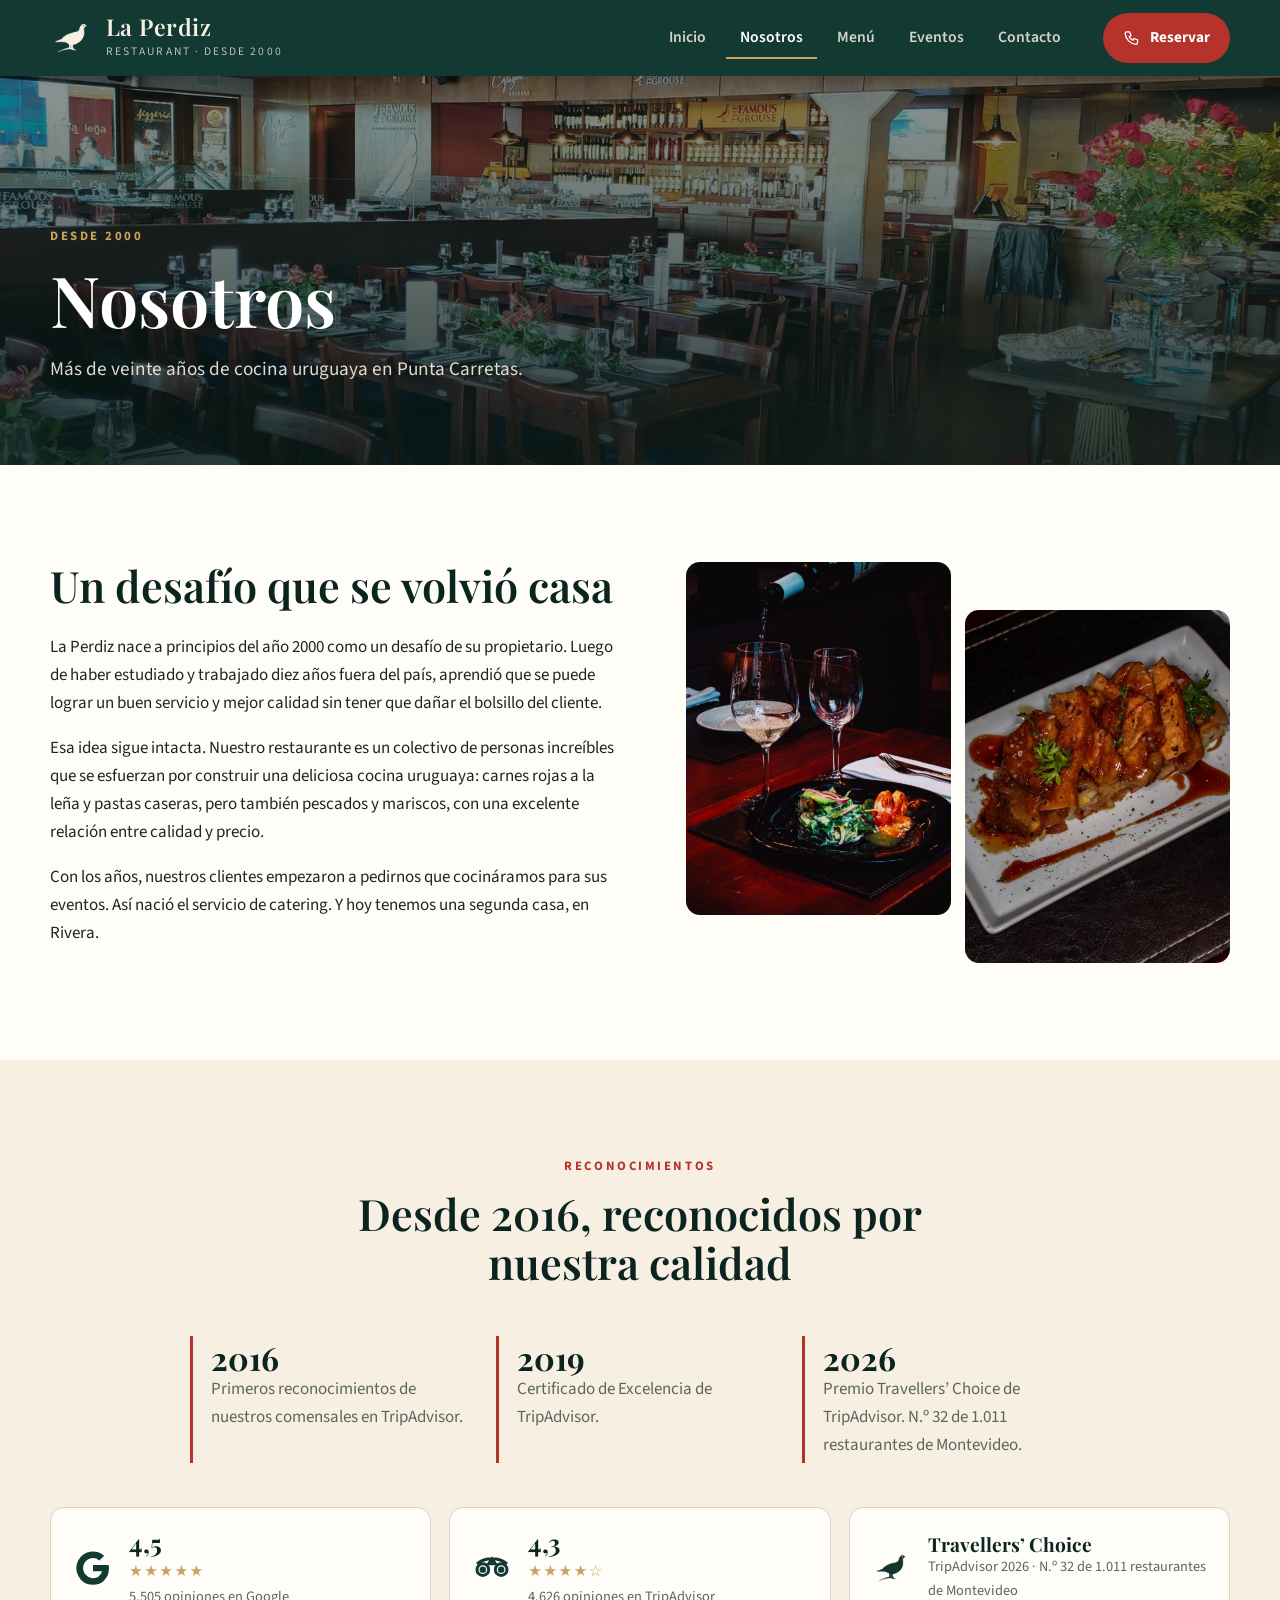
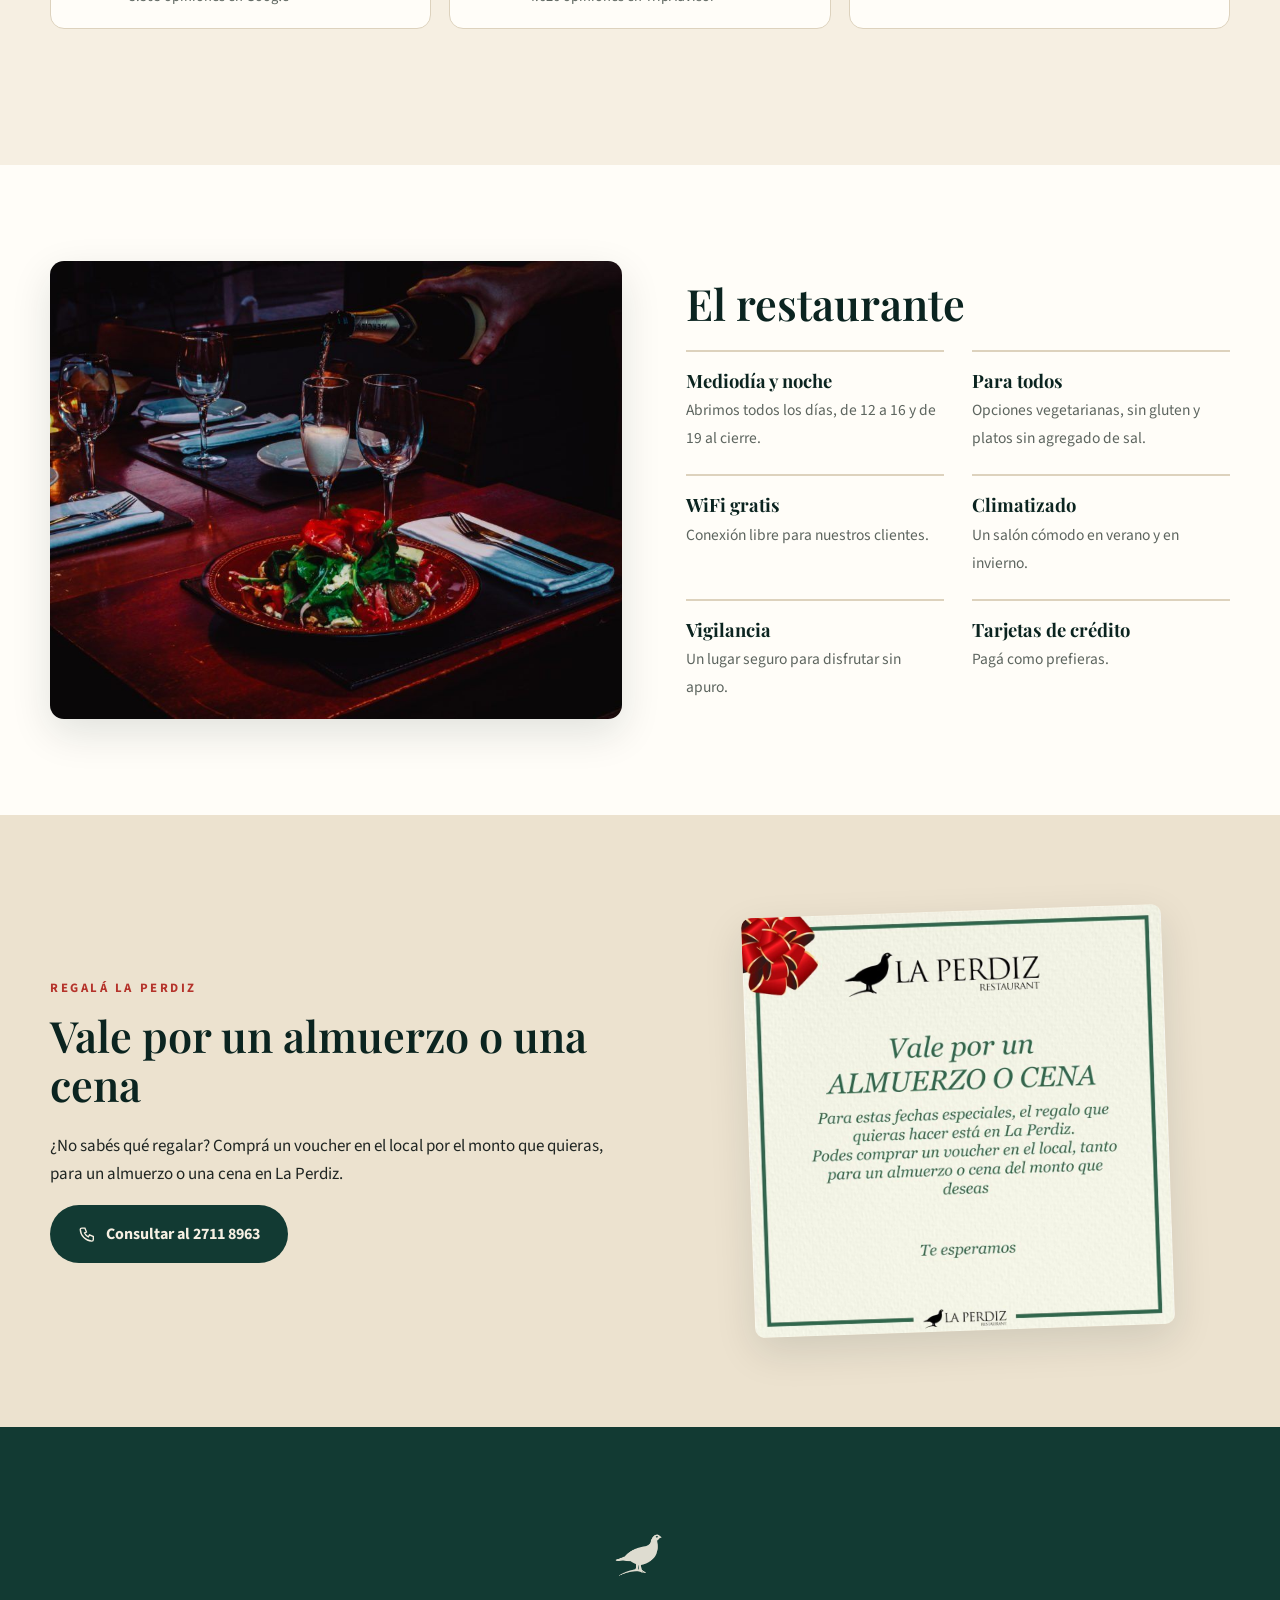
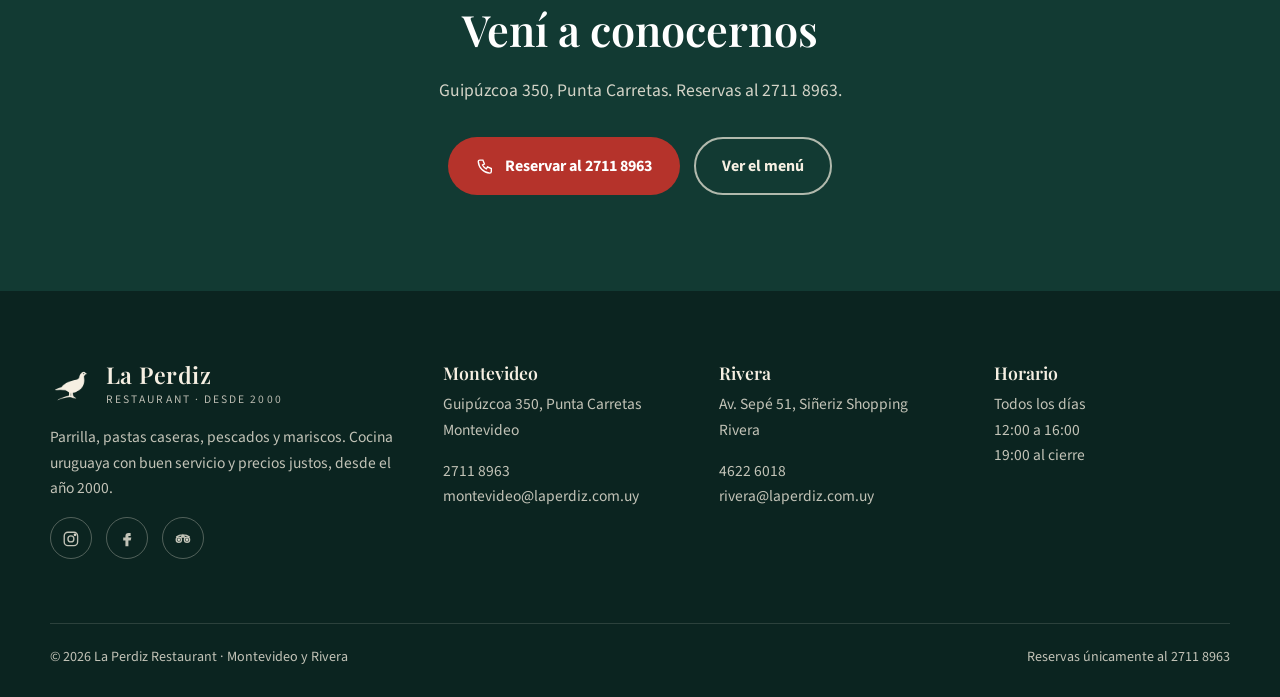
<file: nosotros.html>
<!doctype html>
<html lang="es">
<head>
<meta charset="utf-8">
<meta name="viewport" content="width=device-width, initial-scale=1">
<title>Nosotros · La Perdiz, restaurant y parrilla en Punta Carretas</title>
<meta name="description" content="La historia de La Perdiz: un restaurant uruguayo nacido en el año 2000 en Punta Carretas, con buen servicio, calidad y precios justos. Premios y reconocimientos.">
<meta property="og:title" content="Nosotros · La Perdiz, restaurant y parrilla en Punta Carretas">
<meta property="og:description" content="La historia de La Perdiz: un restaurant uruguayo nacido en el año 2000 en Punta Carretas, con buen servicio, calidad y precios justos. Premios y reconocimientos.">
<meta property="og:image" content="https://mbwebstudio.github.io/LA-PERDIZ/fotos/parrilla-fuego.jpg">
<meta name="theme-color" content="#123a33">
<link rel="icon" href="fotos/perdiz.png">
<link rel="preconnect" href="https://fonts.googleapis.com">
<link rel="preconnect" href="https://fonts.gstatic.com" crossorigin>
<link href="https://fonts.googleapis.com/css2?family=Playfair+Display:ital,wght@0,500;0,600;0,700;1,500&family=Source+Sans+3:wght@400;500;600;700&display=swap" rel="stylesheet">
<link rel="stylesheet" href="css/styles.css?v=mvk5p9lh">
</head>
<body>
<header class="top">
  <div class="wrap nav">
    <a class="logo " href="index.html" aria-label="La Perdiz, inicio"><img src="fotos/perdiz-blanca.png" alt="" width="44" height="44"><span><b>La Perdiz</b><small>Restaurant · desde 2000</small></span></a>
    <input type="checkbox" id="menu-toggle" class="menu-toggle" aria-label="Abrir menú">
    <label for="menu-toggle" class="burger" aria-hidden="true"><span></span></label>
    <nav aria-label="Principal"><ul><li><a href="index.html">Inicio</a></li><li><a href="nosotros.html" aria-current="page">Nosotros</a></li><li><a href="menu.html">Menú</a></li><li><a href="eventos.html">Eventos</a></li><li><a href="contacto.html">Contacto</a></li></ul></nav>
    <a class="btn btn-red btn-sm" href="tel:+59827118963"><svg class="i" viewBox="0 0 24 24" fill="none" stroke="currentColor" stroke-width="1.8" aria-hidden="true"><path d="M5 4h4l2 5-2.5 1.5a11 11 0 0 0 5 5L15 13l5 2v4a2 2 0 0 1-2 2A16 16 0 0 1 3 6a2 2 0 0 1 2-2"/></svg><span>Reservar</span></a>
  </div>
</header>
<main>
<section class="banner" style="--img:url('../fotos/salon.jpg')">
  <div class="wrap"><p class="eyebrow">Desde 2000</p><h1>Nosotros</h1><p>Más de veinte años de cocina uruguaya en Punta Carretas.</p></div>
</section>

<section class="about">
  <div class="wrap split">
    <div>
      <h2>Un desafío que se volvió casa</h2>
      <p>La Perdiz nace a principios del año 2000 como un desafío de su propietario. Luego de haber estudiado y trabajado diez años fuera del país, aprendió que se puede lograr un buen servicio y mejor calidad sin tener que dañar el bolsillo del cliente.</p>
      <p>Esa idea sigue intacta. Nuestro restaurante es un colectivo de personas increíbles que se esfuerzan por construir una deliciosa cocina uruguaya: carnes rojas a la leña y pastas caseras, pero también pescados y mariscos, con una excelente relación entre calidad y precio.</p>
      <p>Con los años, nuestros clientes empezaron a pedirnos que cocináramos para sus eventos. Así nació el servicio de catering. Y hoy tenemos una segunda casa, en Rivera.</p>
    </div>
    <div class="photo-pair">
      <img src="fotos/plato-vino.jpg" alt="Plato servido en la mesa mientras se sirve vino" loading="lazy">
      <img src="fotos/plato-salsa.jpg" alt="Carne glaseada con salsa, servida en fuente blanca" loading="lazy">
    </div>
  </div>
</section>

<section class="premios">
  <div class="wrap">
    <div class="head-center">
      <p class="eyebrow dark">Reconocimientos</p>
      <h2>Desde 2016, reconocidos por nuestra calidad</h2>
    </div>
    <ul class="timeline">
      <li><b>2016</b><span>Primeros reconocimientos de nuestros comensales en TripAdvisor.</span></li>
      <li><b>2019</b><span>Certificado de Excelencia de TripAdvisor.</span></li>
      <li><b>2026</b><span>Premio Travellers’ Choice de TripAdvisor. N.º 32 de 1.011 restaurantes de Montevideo.</span></li>
    </ul>
    <div class="ratings">
      <a class="rating-card" href="https://maps.google.com/?cid=6521080010262265178" target="_blank" rel="noopener"><svg class="i" viewBox="0 0 24 24" aria-hidden="true"><path fill="currentColor" d="M21.6 12.2c0-.7-.1-1.4-.2-2H12v3.8h5.4a4.6 4.6 0 0 1-2 3v2.5h3.2c1.9-1.7 3-4.3 3-7.3zM12 22c2.7 0 5-.9 6.6-2.4l-3.2-2.5c-.9.6-2 1-3.4 1-2.6 0-4.8-1.8-5.6-4.1H3.1v2.6A10 10 0 0 0 12 22zM6.4 14a6 6 0 0 1 0-3.9V7.5H3.1a10 10 0 0 0 0 9zM12 6c1.5 0 2.8.5 3.8 1.5l2.9-2.9A10 10 0 0 0 3.1 7.5l3.3 2.6C7.2 7.8 9.4 6 12 6z"/></svg><div><b>4,5</b><span class="stars" aria-hidden="true">★★★★★</span><small>5.505 opiniones en Google</small></div></a>
      <a class="rating-card" href="https://www.tripadvisor.com.ar/Restaurant_Review-g294323-d1529010-Reviews-La_Perdiz_Restaurant_Parrillada-Montevideo_Montevideo_Department.html" target="_blank" rel="noopener"><svg class="i" viewBox="0 0 24 24" fill="none" stroke="currentColor" stroke-width="1.8" aria-hidden="true"><circle cx="6.5" cy="13" r="3.5"/><circle cx="17.5" cy="13" r="3.5"/><circle cx="6.5" cy="13" r="1" fill="currentColor"/><circle cx="17.5" cy="13" r="1" fill="currentColor"/><path d="M3 9.5c2.5-2 5.5-3 9-3s6.5 1 9 3M12 6.5 10 9.5h4z"/></svg><div><b>4,3</b><span class="stars" aria-hidden="true">★★★★☆</span><small>4.626 opiniones en TripAdvisor</small></div></a>
      <div class="rating-card award"><img src="fotos/perdiz.png" alt="" width="40" height="40"><div><b>Travellers’ Choice</b><small>TripAdvisor 2026 · N.º 32 de 1.011 restaurantes de Montevideo</small></div></div>
    </div>
  </div>
</section>

<section class="rest">
  <div class="wrap split">
    <figure class="frame"><img src="fotos/ensalada-mesa.jpg" alt="Ensalada de colores en la mesa, con copas y cubiertos" loading="lazy"></figure>
    <div>
      <h2>El restaurante</h2>
      <ul class="features">
        <li><b>Mediodía y noche</b><span>Abrimos todos los días, de 12 a 16 y de 19 al cierre.</span></li>
        <li><b>Para todos</b><span>Opciones vegetarianas, sin gluten y platos sin agregado de sal.</span></li>
        <li><b>WiFi gratis</b><span>Conexión libre para nuestros clientes.</span></li>
        <li><b>Climatizado</b><span>Un salón cómodo en verano y en invierno.</span></li>
        <li><b>Vigilancia</b><span>Un lugar seguro para disfrutar sin apuro.</span></li>
        <li><b>Tarjetas de crédito</b><span>Pagá como prefieras.</span></li>
      </ul>
    </div>
  </div>
</section>

<section class="regalo">
  <div class="wrap split">
    <div>
      <p class="eyebrow dark">Regalá La Perdiz</p>
      <h2>Vale por un almuerzo o una cena</h2>
      <p>¿No sabés qué regalar? Comprá un voucher en el local por el monto que quieras, para un almuerzo o una cena en La Perdiz.</p>
      <a class="btn btn-green" href="tel:+59827118963"><svg class="i" viewBox="0 0 24 24" fill="none" stroke="currentColor" stroke-width="1.8" aria-hidden="true"><path d="M5 4h4l2 5-2.5 1.5a11 11 0 0 0 5 5L15 13l5 2v4a2 2 0 0 1-2 2A16 16 0 0 1 3 6a2 2 0 0 1 2-2"/></svg>Consultar al 2711 8963</a>
    </div>
    <img class="voucher" src="fotos/voucher.jpg" alt="Voucher de regalo de La Perdiz: vale por un almuerzo o cena" loading="lazy">
  </div>
</section>

<section class="closing">
  <div class="wrap">
    <img src="fotos/perdiz-blanca.png" alt="" width="64" height="64">
    <h2>Vení a conocernos</h2>
    <p>Guipúzcoa 350, Punta Carretas. Reservas al 2711 8963.</p>
    <div class="cta-row center">
      <a class="btn btn-red" href="tel:+59827118963"><svg class="i" viewBox="0 0 24 24" fill="none" stroke="currentColor" stroke-width="1.8" aria-hidden="true"><path d="M5 4h4l2 5-2.5 1.5a11 11 0 0 0 5 5L15 13l5 2v4a2 2 0 0 1-2 2A16 16 0 0 1 3 6a2 2 0 0 1 2-2"/></svg>Reservar al 2711 8963</a>
      <a class="btn btn-ghost-light" href="menu.html">Ver el menú</a>
    </div>
  </div>
</section>
</main>
<footer>
  <div class="wrap foot">
    <div class="foot-brand">
      <a class="logo logo-foot" href="index.html" aria-label="La Perdiz, inicio"><img src="fotos/perdiz-blanca.png" alt="" width="44" height="44"><span><b>La Perdiz</b><small>Restaurant · desde 2000</small></span></a>
      <p>Parrilla, pastas caseras, pescados y mariscos. Cocina uruguaya con buen servicio y precios justos, desde el año 2000.</p>
      <p class="social"><a href="https://www.instagram.com/laperdizmvd/" target="_blank" rel="noopener" aria-label="Instagram"><svg class="i" viewBox="0 0 24 24" fill="none" stroke="currentColor" stroke-width="1.8" aria-hidden="true"><rect x="3" y="3" width="18" height="18" rx="5"/><circle cx="12" cy="12" r="4"/><circle cx="17.5" cy="6.5" r="1" fill="currentColor"/></svg></a><a href="https://www.facebook.com/laperdizmvd" target="_blank" rel="noopener" aria-label="Facebook"><svg class="i" viewBox="0 0 24 24" fill="currentColor" aria-hidden="true"><path d="M14 8h3V4h-3a4 4 0 0 0-4 4v2H7v4h3v8h4v-8h3l1-4h-4V8.5c0-.3.2-.5.5-.5z"/></svg></a><a href="https://www.tripadvisor.com.ar/Restaurant_Review-g294323-d1529010-Reviews-La_Perdiz_Restaurant_Parrillada-Montevideo_Montevideo_Department.html" target="_blank" rel="noopener" aria-label="TripAdvisor"><svg class="i" viewBox="0 0 24 24" fill="none" stroke="currentColor" stroke-width="1.8" aria-hidden="true"><circle cx="6.5" cy="13" r="3.5"/><circle cx="17.5" cy="13" r="3.5"/><circle cx="6.5" cy="13" r="1" fill="currentColor"/><circle cx="17.5" cy="13" r="1" fill="currentColor"/><path d="M3 9.5c2.5-2 5.5-3 9-3s6.5 1 9 3M12 6.5 10 9.5h4z"/></svg></a></p>
    </div>
    <div>
      <h3>Montevideo</h3>
      <p>Guipúzcoa 350, Punta Carretas<br>Montevideo</p>
      <p><a href="tel:+59827118963">2711 8963</a><br><a href="mailto:montevideo@laperdiz.com.uy">montevideo@laperdiz.com.uy</a></p>
    </div>
    <div>
      <h3>Rivera</h3>
      <p>Av. Sepé 51, Siñeriz Shopping<br>Rivera</p>
      <p><a href="tel:+59846226018">4622 6018</a><br><a href="mailto:rivera@laperdiz.com.uy">rivera@laperdiz.com.uy</a></p>
    </div>
    <div>
      <h3>Horario</h3>
      <p>Todos los días<br>12:00 a 16:00<br>19:00 al cierre</p>
    </div>
  </div>
  <div class="wrap fine-foot"><span>© 2026 La Perdiz Restaurant · Montevideo y Rivera</span><span>Reservas únicamente al <a href="tel:+59827118963">2711 8963</a></span></div>
</footer>
<a class="float" href="tel:+59827118963" aria-label="Llamar para reservar"><svg class="i" viewBox="0 0 24 24" fill="none" stroke="currentColor" stroke-width="1.8" aria-hidden="true"><path d="M5 4h4l2 5-2.5 1.5a11 11 0 0 0 5 5L15 13l5 2v4a2 2 0 0 1-2 2A16 16 0 0 1 3 6a2 2 0 0 1 2-2"/></svg></a>
</body>
</html>
</file>
<file: css/styles.css>
/* La Perdiz: deep green, cream and red, taken from the restaurant's own menu and sign. */
:root {
  --green: #123a33;
  --green-2: #1c5247;
  --green-ink: #0b2420;
  --cream: #f6efe2;
  --cream-2: #ece2cf;
  --red: #b5332b;
  --red-2: #962821;
  --gold: #c9a35b;
  --ink: #1f2522;
  --muted: #5d655f;
  --line: #ddd2bd;
  --white: #fffdf8;
  --serif: 'Playfair Display', Georgia, serif;
  --sans: 'Source Sans 3', system-ui, sans-serif;
  --r: 14px;
  --shadow: 0 14px 40px rgba(11, 36, 32, .12);
}
*, *::before, *::after { box-sizing: border-box; }
html { scroll-behavior: smooth; scroll-padding-top: 90px; }
body { margin: 0; font-family: var(--sans); font-size: 17px; line-height: 1.65; color: var(--ink); background: var(--cream); -webkit-font-smoothing: antialiased; }
img { display: block; max-width: 100%; }
a { color: inherit; }
h1, h2, h3 { font-family: var(--serif); font-weight: 600; line-height: 1.15; margin: 0 0 .5em; color: var(--green-ink); }
h1 { font-size: clamp(2.4rem, 5.5vw, 4.4rem); }
h2 { font-size: clamp(1.8rem, 3.4vw, 2.7rem); }
h3 { font-size: 1.3rem; }
p { margin: 0 0 1em; }
.wrap { width: min(1180px, 100% - 40px); margin-inline: auto; }
section { padding: 96px 0; }
.i { width: 1.15em; height: 1.15em; flex: none; }
.center { text-align: center; }

.eyebrow { font-size: .8rem; font-weight: 700; letter-spacing: .2em; text-transform: uppercase; color: var(--gold); margin-bottom: .9em; }
.eyebrow.dark { color: var(--red); }
.head-center { text-align: center; max-width: 720px; margin: 0 auto 48px; }

/* Buttons */
.btn { display: inline-flex; align-items: center; gap: 10px; padding: 14px 26px; border-radius: 999px; font-weight: 700; font-size: 1rem; text-decoration: none; border: 2px solid transparent; transition: background .2s, color .2s, transform .2s, border-color .2s; cursor: pointer; }
.btn:hover { transform: translateY(-2px); }
.btn-sm { padding: 10px 18px; font-size: .95rem; }
.btn-red { background: var(--red); color: #fff; }
.btn-red:hover { background: var(--red-2); }
.btn-green { background: var(--green); color: var(--cream); }
.btn-green:hover { background: var(--green-2); }
.btn-cream { background: var(--cream); color: var(--green-ink); }
.btn-ghost-light { border-color: rgba(246, 239, 226, .7); color: var(--cream); }
.btn-ghost-light:hover { background: rgba(246, 239, 226, .12); }
.cta-row { display: flex; flex-wrap: wrap; gap: 14px; }
.cta-row.center { justify-content: center; }
.link-arrow { display: inline-flex; align-items: center; gap: 8px; color: var(--red); font-weight: 700; text-decoration: none; }
.link-arrow:hover .i { transform: translateX(4px); }
.link-arrow .i { transition: transform .2s; }

/* Header */
.top { position: sticky; top: 0; z-index: 50; background: var(--green); color: var(--cream); box-shadow: 0 2px 18px rgba(0, 0, 0, .18); }
.nav { display: flex; align-items: center; gap: 28px; min-height: 76px; }
.logo { display: flex; align-items: center; gap: 12px; text-decoration: none; color: var(--cream); }
.logo img { width: 44px; height: 44px; }
.logo b { display: block; font-family: var(--serif); font-size: 1.45rem; font-weight: 600; letter-spacing: .02em; line-height: 1; }
.logo small { display: block; font-size: .72rem; letter-spacing: .18em; text-transform: uppercase; opacity: .75; margin-top: 4px; }
.top nav { margin-left: auto; }
.top nav ul { display: flex; gap: 6px; list-style: none; margin: 0; padding: 0; }
.top nav a { display: block; padding: 8px 14px; border-radius: 999px; text-decoration: none; font-weight: 600; font-size: .98rem; color: rgba(246, 239, 226, .85); }
.top nav a:hover { color: #fff; background: rgba(255, 255, 255, .08); }
.top nav a[aria-current="page"] { color: #fff; box-shadow: inset 0 -2px 0 var(--gold); border-radius: 0; }
.menu-toggle, .burger { display: none; }

/* Hero */
.hero { position: relative; padding: 0; min-height: min(88vh, 820px); display: flex; flex-direction: column; justify-content: flex-end; color: var(--cream); background: var(--green-ink) var(--img) center / cover no-repeat; }
.hero::before { content: ''; position: absolute; inset: 0; background: linear-gradient(90deg, rgba(8, 26, 23, .88) 0%, rgba(8, 26, 23, .55) 55%, rgba(8, 26, 23, .2) 100%), linear-gradient(0deg, rgba(8, 26, 23, .8) 0%, transparent 40%); }
.hero > * { position: relative; }
.hero-inner { padding: 120px 0 56px; max-width: 1180px; }
.hero h1 { color: #fff; max-width: 13ch; }
.hero h1 em { font-style: italic; color: var(--gold); }
.hero .lead { font-size: 1.25rem; max-width: 46ch; color: rgba(246, 239, 226, .9); margin-bottom: 1.8em; }
.hero-badges { display: flex; flex-wrap: wrap; gap: 0; border-top: 1px solid rgba(246, 239, 226, .2); padding: 22px 0 30px; }
.hero-badges > * { flex: 1 1 200px; display: flex; flex-direction: column; text-decoration: none; padding-right: 24px; }
.hero-badges b { font-family: var(--serif); font-size: 1.35rem; color: #fff; font-weight: 600; }
.hero-badges span { font-size: .92rem; color: rgba(246, 239, 226, .75); }

/* Split blocks */
.split { display: grid; grid-template-columns: 1.05fr 1fr; gap: 64px; align-items: center; }
.split.reverse { grid-template-columns: 1fr 1.05fr; }
.frame { margin: 0; position: relative; }
.frame img { width: 100%; aspect-ratio: 4 / 3.2; object-fit: cover; border-radius: var(--r); box-shadow: var(--shadow); }
.frame::after { content: ''; position: absolute; inset: 18px -18px -18px 18px; border: 2px solid var(--gold); border-radius: var(--r); z-index: -1; }
.welcome { background: var(--white); }
.welcome h2 { max-width: 16ch; }

/* Cocina cards */
.cocina { background: var(--cream); }
.cards { display: grid; grid-template-columns: repeat(4, 1fr); gap: 22px; }
.card { background: var(--white); border-radius: var(--r); overflow: hidden; text-decoration: none; box-shadow: 0 2px 0 var(--line); transition: transform .25s, box-shadow .25s; display: flex; flex-direction: column; }
.card:hover { transform: translateY(-6px); box-shadow: var(--shadow); }
.card img { aspect-ratio: 4 / 3; object-fit: cover; width: 100%; }
.card > div { padding: 22px 22px 24px; display: flex; flex-direction: column; flex: 1; }
.card p { color: var(--muted); font-size: .97rem; }
.card .link-arrow { margin-top: auto; font-size: .95rem; }

/* Photo band */
.band { position: relative; text-align: center; color: var(--cream); background: var(--green-ink) var(--img) center / cover no-repeat; padding: 140px 0; }
.band::before { content: ''; position: absolute; inset: 0; background: rgba(8, 26, 23, .68); }
.band > * { position: relative; }
.big-quote { font-family: var(--serif); font-style: italic; font-size: clamp(1.6rem, 3.2vw, 2.5rem); line-height: 1.3; max-width: 26ch; margin: 0 auto 1.2em; color: #fff; }

/* Mosaic */
.mosaic-sec { background: var(--white); padding: 72px 0; }
.mosaic { display: grid; grid-template-columns: 1.2fr 1fr 1fr; grid-template-rows: 250px 250px; gap: 14px; }
.mosaic img { width: 100%; height: 100%; object-fit: cover; border-radius: 10px; }
.mosaic .tall { grid-row: span 2; }

/* Ratings and quotes */
.reconocidos { background: var(--cream); }
.ratings { display: grid; grid-template-columns: repeat(3, 1fr); gap: 18px; margin-bottom: 40px; }
.rating-card { display: flex; align-items: center; gap: 16px; background: var(--white); border: 1px solid var(--line); border-radius: var(--r); padding: 20px 22px; text-decoration: none; transition: border-color .2s; }
a.rating-card:hover { border-color: var(--gold); }
.rating-card > .i, .rating-card > img { width: 40px; height: 40px; color: var(--green); }
.rating-card b { display: block; font-family: var(--serif); font-size: 1.6rem; color: var(--green-ink); line-height: 1.1; }
.rating-card.award b { font-size: 1.2rem; }
.rating-card small { display: block; color: var(--muted); font-size: .9rem; }
.stars { color: var(--gold); letter-spacing: .1em; font-size: .95rem; }
.quotes { display: grid; grid-template-columns: repeat(3, 1fr); gap: 22px; }
.quote { margin: 0; background: var(--white); border-radius: var(--r); padding: 28px; border-top: 4px solid var(--red); }
.quote blockquote { margin: 10px 0 16px; font-family: var(--serif); font-size: 1.08rem; line-height: 1.55; color: var(--green-ink); }
.quote figcaption { font-weight: 700; color: var(--muted); font-size: .92rem; }

/* Eventos teaser, locales */
.eventos-teaser { background: var(--white); }
.locales { background: var(--cream-2); }
.locales-grid { display: grid; grid-template-columns: 1fr 1fr; gap: 22px; max-width: 900px; margin: 0 auto; }
.local-mini { background: var(--white); border-radius: var(--r); padding: 30px; }
.local-mini h3 { font-size: 1.6rem; }
.local-mini h3 small { display: block; font-family: var(--sans); font-size: .85rem; letter-spacing: .14em; text-transform: uppercase; color: var(--red); margin-top: 6px; font-weight: 700; }
.local-mini p { display: flex; gap: 10px; align-items: center; margin: 0 0 .5em; color: var(--muted); }
.local-mini p a { color: var(--ink); font-weight: 600; text-decoration: none; }
.local-mini .i { color: var(--green); }
.local-mini .link-arrow { margin-top: .6em; }

/* Closing CTA */
.closing { background: var(--green); color: var(--cream); text-align: center; }
.closing img { margin: 0 auto 18px; width: 64px; height: 64px; opacity: .9; }
.closing h2 { color: #fff; }
.closing p { max-width: 52ch; margin: 0 auto 1.8em; color: rgba(246, 239, 226, .85); font-size: 1.1rem; }

/* Inner page banner */
.banner { position: relative; padding: 150px 0 80px; color: var(--cream); background: var(--green-ink) var(--img) center / cover no-repeat; }
.banner::before { content: ''; position: absolute; inset: 0; background: linear-gradient(0deg, rgba(8, 26, 23, .85), rgba(8, 26, 23, .45)); }
.banner > * { position: relative; }
.banner h1 { color: #fff; margin-bottom: .2em; }
.banner p:not(.eyebrow) { font-size: 1.2rem; max-width: 50ch; color: rgba(246, 239, 226, .9); margin: 0; }
.banner-plain { background: var(--green) url('../fotos/perdiz-blanca.png') right 8% center / 260px no-repeat; padding: 110px 0 70px; }
.banner-plain::before { background: linear-gradient(90deg, var(--green) 55%, rgba(18, 58, 51, .82)); }

/* Nosotros */
.about { background: var(--white); }
.photo-pair { display: grid; grid-template-columns: 1fr 1fr; gap: 14px; }
.photo-pair img { width: 100%; aspect-ratio: 3 / 4; object-fit: cover; border-radius: var(--r); }
.photo-pair img:last-child { margin-top: 48px; }
.premios { background: var(--cream); }
.timeline { list-style: none; padding: 0; margin: 0 auto 44px; max-width: 900px; display: grid; grid-template-columns: repeat(3, 1fr); gap: 18px; }
.timeline li { border-left: 3px solid var(--red); padding: 4px 0 4px 18px; }
.timeline b { display: block; font-family: var(--serif); font-size: 2rem; color: var(--green-ink); line-height: 1.1; }
.timeline span { color: var(--muted); }
.rest { background: var(--white); }
.features { list-style: none; padding: 0; margin: 0; display: grid; grid-template-columns: 1fr 1fr; gap: 22px 28px; }
.features li { border-top: 2px solid var(--line); padding-top: 14px; }
.features b { display: block; font-family: var(--serif); font-size: 1.15rem; color: var(--green-ink); }
.features span { color: var(--muted); font-size: .97rem; }
.features.compact { margin-top: 28px; }
.regalo { background: var(--cream-2); }
.voucher { width: min(420px, 100%); margin-inline: auto; border-radius: 10px; box-shadow: var(--shadow); transform: rotate(-2deg); }

/* Menu */
.carta-tabs { position: sticky; top: 76px; z-index: 40; background: var(--white); border-bottom: 1px solid var(--line); }
.carta-tabs .wrap { display: flex; gap: 6px; overflow-x: auto; padding: 10px 0; scrollbar-width: none; }
.carta-tabs a { flex: none; padding: 8px 18px; border-radius: 999px; text-decoration: none; font-weight: 700; color: var(--green); border: 1px solid var(--line); font-size: .95rem; }
.carta-tabs a:hover { background: var(--green); color: var(--cream); border-color: var(--green); }
.menu { background: var(--cream); padding-top: 64px; }
.carta-part { margin-bottom: 72px; scroll-margin-top: 150px; }
.carta-part > h2 { text-align: center; font-size: clamp(2rem, 4vw, 3rem); margin-bottom: 36px; display: flex; align-items: center; gap: 22px; }
.carta-part > h2::before, .carta-part > h2::after { content: ''; flex: 1; height: 1px; background: var(--line); }
.carta-cols { columns: 2; column-gap: 56px; }
.carta-sec { break-inside: avoid; padding: 0 0 40px; scroll-margin-top: 150px; }
.carta-sec h3 { font-size: 1.45rem; color: var(--red); border-bottom: 2px solid var(--green); padding-bottom: 8px; margin-bottom: 14px; }
.carta-sec h3 small { font-family: var(--sans); font-size: .82rem; font-weight: 600; color: var(--muted); font-style: italic; margin-left: 6px; }
.cat-note { font-size: .92rem; color: var(--muted); font-style: italic; margin: -4px 0 12px; }
.dish-list, .wine-list { list-style: none; margin: 0; padding: 0; }
.dish-list li { padding: 11px 0; border-bottom: 1px dashed var(--line); }
.wine-list li { padding: 7px 0; }
.dish { display: flex; align-items: baseline; gap: 10px; font-weight: 600; color: var(--green-ink); }
.dish i { flex: 1; border-bottom: 1px dotted #b9ac93; transform: translateY(-4px); min-width: 20px; }
.wine-list .dish { font-weight: 500; }
.dish .price { font-weight: 700; color: var(--red); white-space: nowrap; }
.dish-list p { margin: 2px 0 0; font-size: .9rem; color: var(--muted); font-style: italic; }
.menu-foot { text-align: center; border-top: 1px solid var(--line); padding-top: 36px; }
.fine { color: var(--muted); font-size: .95rem; }

/* Eventos */
.gallery-sec { background: var(--cream); }
.gallery { display: grid; grid-template-columns: repeat(4, 1fr); gap: 12px; }
.gallery img { width: 100%; aspect-ratio: 1; object-fit: cover; border-radius: 10px; transition: transform .3s; }
.gallery img:hover { transform: scale(1.02); }

/* Contacto */
.contact { background: var(--cream); }
.local { display: grid; grid-template-columns: 300px 1fr 1.1fr; gap: 0; background: var(--white); border-radius: var(--r); overflow: hidden; box-shadow: var(--shadow); margin-bottom: 36px; scroll-margin-top: 100px; }
.local-photo { width: 100%; height: 100%; object-fit: cover; min-height: 320px; }
.local-info { padding: 34px; }
.local-info h2 { margin-bottom: .4em; }
.row { display: flex; gap: 12px; margin-bottom: 12px; }
.row .i { color: var(--green); margin-top: 4px; }
.row a { color: var(--green-ink); font-weight: 600; }
.hours { width: 100%; border-collapse: collapse; margin-top: 16px; font-size: .95rem; }
.hours caption { text-align: left; font-family: var(--serif); font-weight: 600; font-size: 1.1rem; padding-bottom: 6px; color: var(--green-ink); }
.hours th { text-align: left; font-weight: 600; padding: 6px 12px 6px 0; border-top: 1px solid var(--line); color: var(--ink); }
.hours td { padding: 6px 0; border-top: 1px solid var(--line); color: var(--muted); text-align: right; }
.map iframe { width: 100%; height: 100%; min-height: 360px; border: 0; display: block; }
.redes { text-align: center; padding-top: 24px; }
.social { display: flex; gap: 14px; }
.social a { display: inline-flex; align-items: center; gap: 8px; text-decoration: none; }
.social.big { justify-content: center; flex-wrap: wrap; }
.social.big a { padding: 12px 22px; border-radius: 999px; background: var(--green); color: var(--cream); font-weight: 700; }
.social.big a:hover { background: var(--green-2); }

/* Footer */
footer { background: var(--green-ink); color: rgba(246, 239, 226, .78); padding: 72px 0 0; font-size: .97rem; }
.foot { display: grid; grid-template-columns: 1.5fr 1fr 1fr 1fr; gap: 40px; }
footer h3 { color: var(--cream); font-size: 1.1rem; }
footer a { text-decoration: none; }
footer a:hover { color: #fff; }
.logo-foot { margin-bottom: 16px; }
.foot-brand .social a { width: 42px; height: 42px; justify-content: center; border: 1px solid rgba(246, 239, 226, .3); border-radius: 50%; }
.fine-foot { display: flex; justify-content: space-between; flex-wrap: wrap; gap: 10px; border-top: 1px solid rgba(246, 239, 226, .14); margin-top: 48px; padding: 22px 0 28px; font-size: .88rem; }
.float { position: fixed; right: 20px; bottom: 20px; width: 58px; height: 58px; border-radius: 50%; background: var(--red); color: #fff; display: none; align-items: center; justify-content: center; box-shadow: 0 10px 26px rgba(0, 0, 0, .25); z-index: 60; }
.float .i { width: 26px; height: 26px; }

/* Responsive */
@media (max-width: 1080px) {
  .cards { grid-template-columns: repeat(2, 1fr); }
  .local { grid-template-columns: 1fr 1fr; }
  .local-photo { grid-column: 1 / -1; min-height: 0; aspect-ratio: 16 / 7; }
  .foot { grid-template-columns: 1fr 1fr; }
}
@media (max-width: 900px) {
  section { padding: 72px 0; }
  .nav { gap: 14px; min-height: 66px; }
  .burger { display: flex; margin-left: 4px; width: 44px; height: 44px; align-items: center; justify-content: center; cursor: pointer; order: 2; }
  .burger span, .burger span::before, .burger span::after { display: block; width: 22px; height: 2px; background: var(--cream); position: relative; transition: transform .2s; }
  .burger span::before, .burger span::after { content: ''; position: absolute; left: 0; }
  .burger span::before { top: -7px; }
  .burger span::after { top: 7px; }
  .top nav { position: absolute; top: 100%; left: 0; right: 0; background: var(--green); margin: 0; display: none; border-top: 1px solid rgba(255, 255, 255, .1); }
  .top nav ul { flex-direction: column; padding: 10px 20px 20px; gap: 0; }
  .top nav a { padding: 14px 4px; border-radius: 0; border-bottom: 1px solid rgba(255, 255, 255, .08); font-size: 1.05rem; }
  .top nav a[aria-current="page"] { box-shadow: none; color: var(--gold); }
  .menu-toggle:checked ~ nav { display: block; }
  .menu-toggle:checked + .burger span { background: transparent; }
  .menu-toggle:checked + .burger span::before { transform: translateY(7px) rotate(45deg); }
  .menu-toggle:checked + .burger span::after { transform: translateY(-7px) rotate(-45deg); }
  .nav .btn-sm { order: 1; margin-left: auto; padding: 9px 14px; }
  .nav .btn-sm + * { margin-left: 0; }
  .split, .split.reverse { grid-template-columns: 1fr; gap: 44px; }
  .split.reverse > :first-child { order: 2; }
  .ratings, .quotes, .timeline { grid-template-columns: 1fr; }
  .carta-cols { columns: 1; }
  .carta-tabs { top: 66px; }
  .gallery { grid-template-columns: repeat(2, 1fr); }
  .mosaic { grid-template-columns: 1fr 1fr; grid-template-rows: 220px 160px 160px; }
  .mosaic .tall { grid-row: auto; grid-column: span 2; }
  .mosaic img:last-child { display: none; }
  .locales-grid { grid-template-columns: 1fr; }
  .float { display: none; }
}
@media (max-width: 620px) {
  body { font-size: 16px; }
  .wrap { width: calc(100% - 32px); }
  .logo small { display: none; }
  .logo b { font-size: 1.25rem; }
  .logo img { width: 38px; height: 38px; }
  .nav .btn-sm span { display: none; }
  .hero { min-height: 92vh; }
  .hero-inner { padding: 90px 0 36px; }
  .hero .lead { font-size: 1.1rem; }
  .hero-badges > * { flex: 1 1 100%; padding: 6px 0; }
  .hero-badges { padding: 16px 0 22px; }
  .cards { grid-template-columns: 1fr; }
  .features { grid-template-columns: 1fr; }
  .local { grid-template-columns: 1fr; }
  .local-info { padding: 26px 22px; }
  .map iframe { min-height: 280px; }
  .foot { grid-template-columns: 1fr; gap: 28px; }
  .frame::after { inset: 12px -10px -12px 10px; }
  .photo-pair img:last-child { margin-top: 28px; }
  .banner { padding: 110px 0 56px; }
  .banner-plain { background-size: 150px; background-position: right -20px center; }
  .band { padding: 96px 0; }
}
</file>
